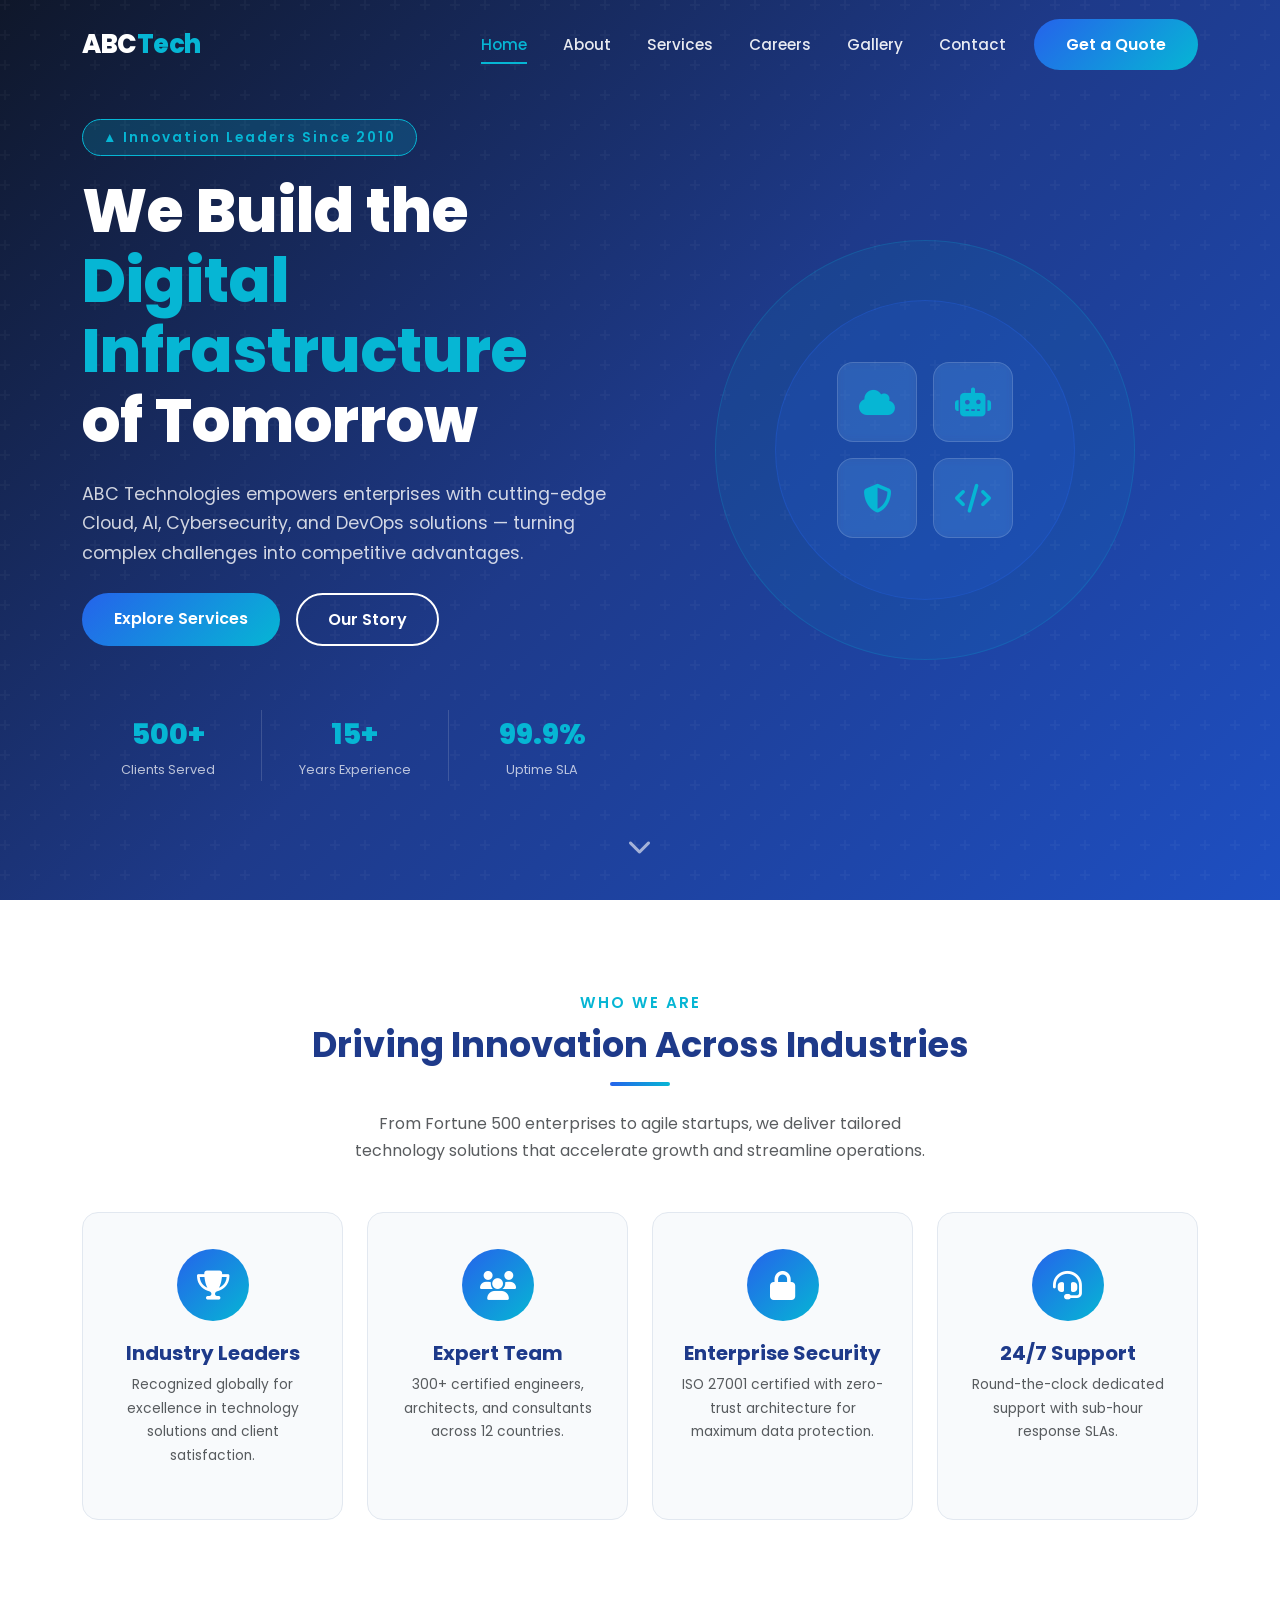
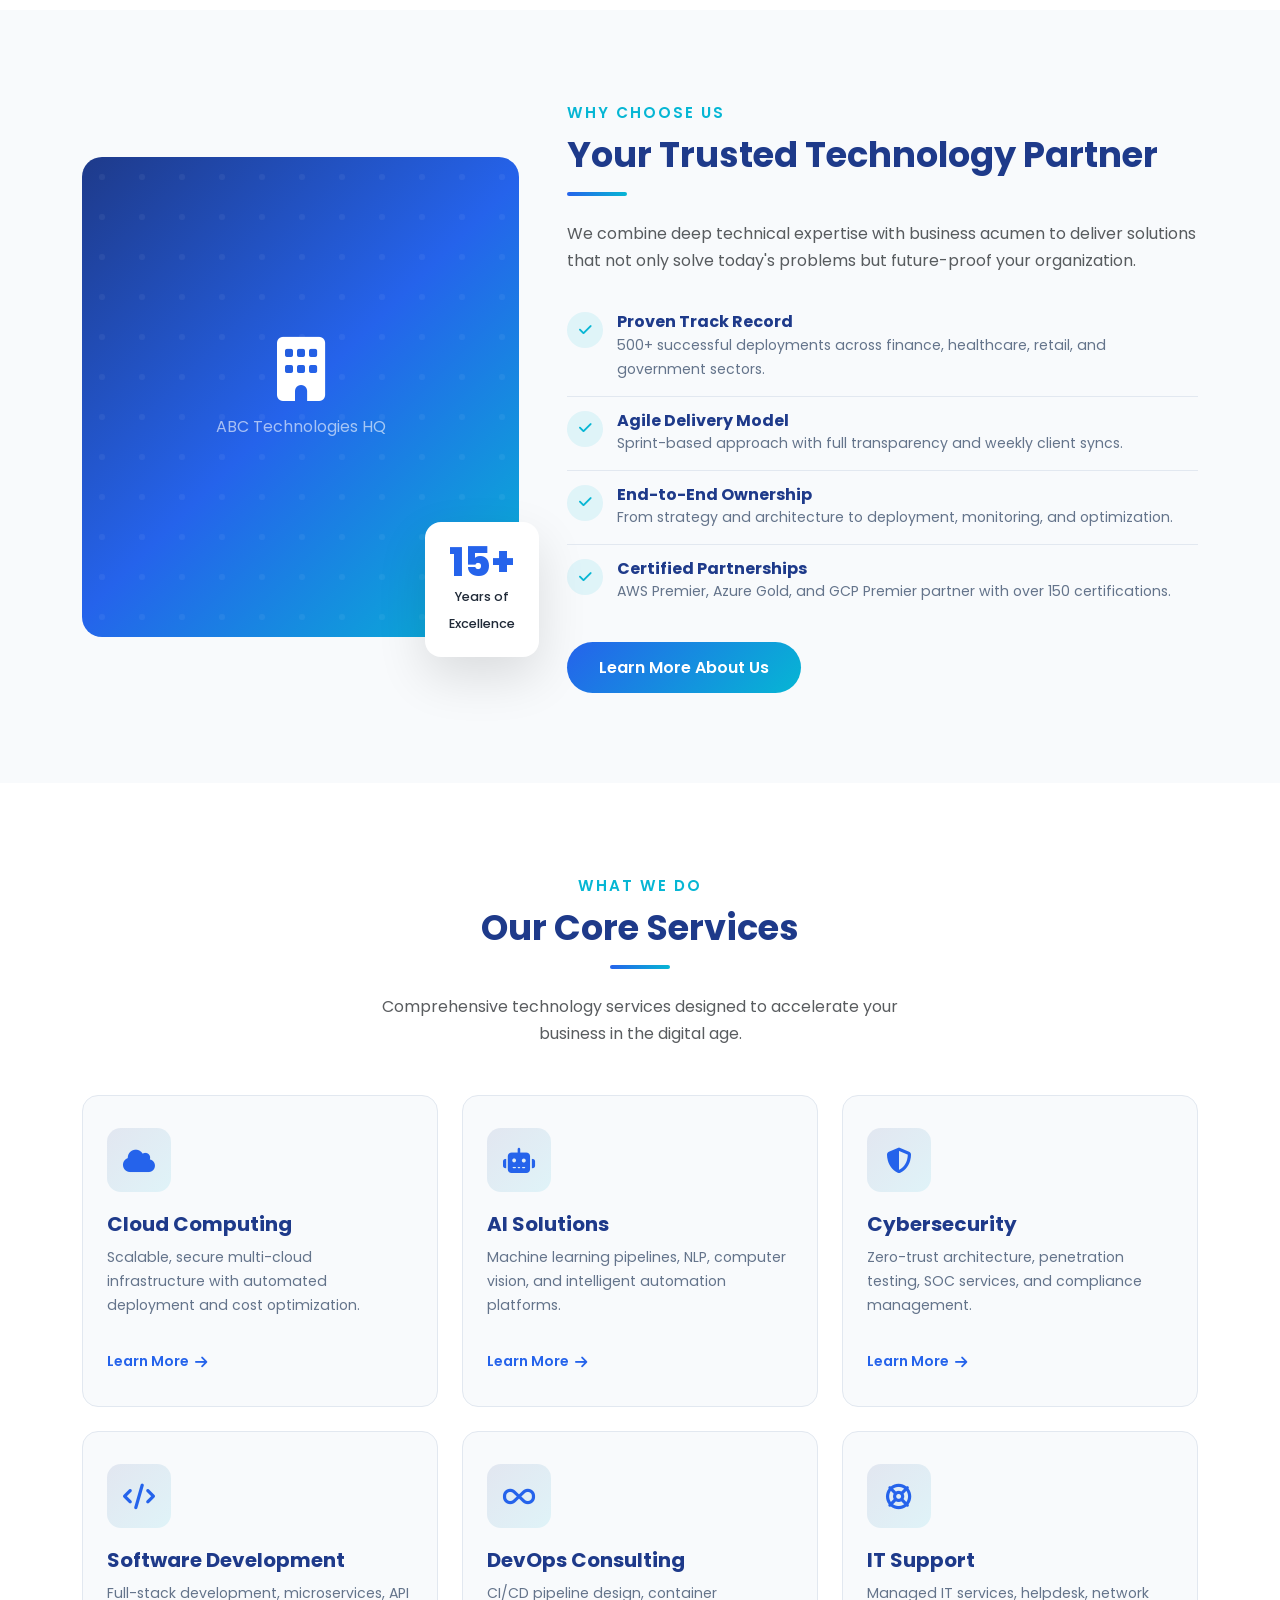
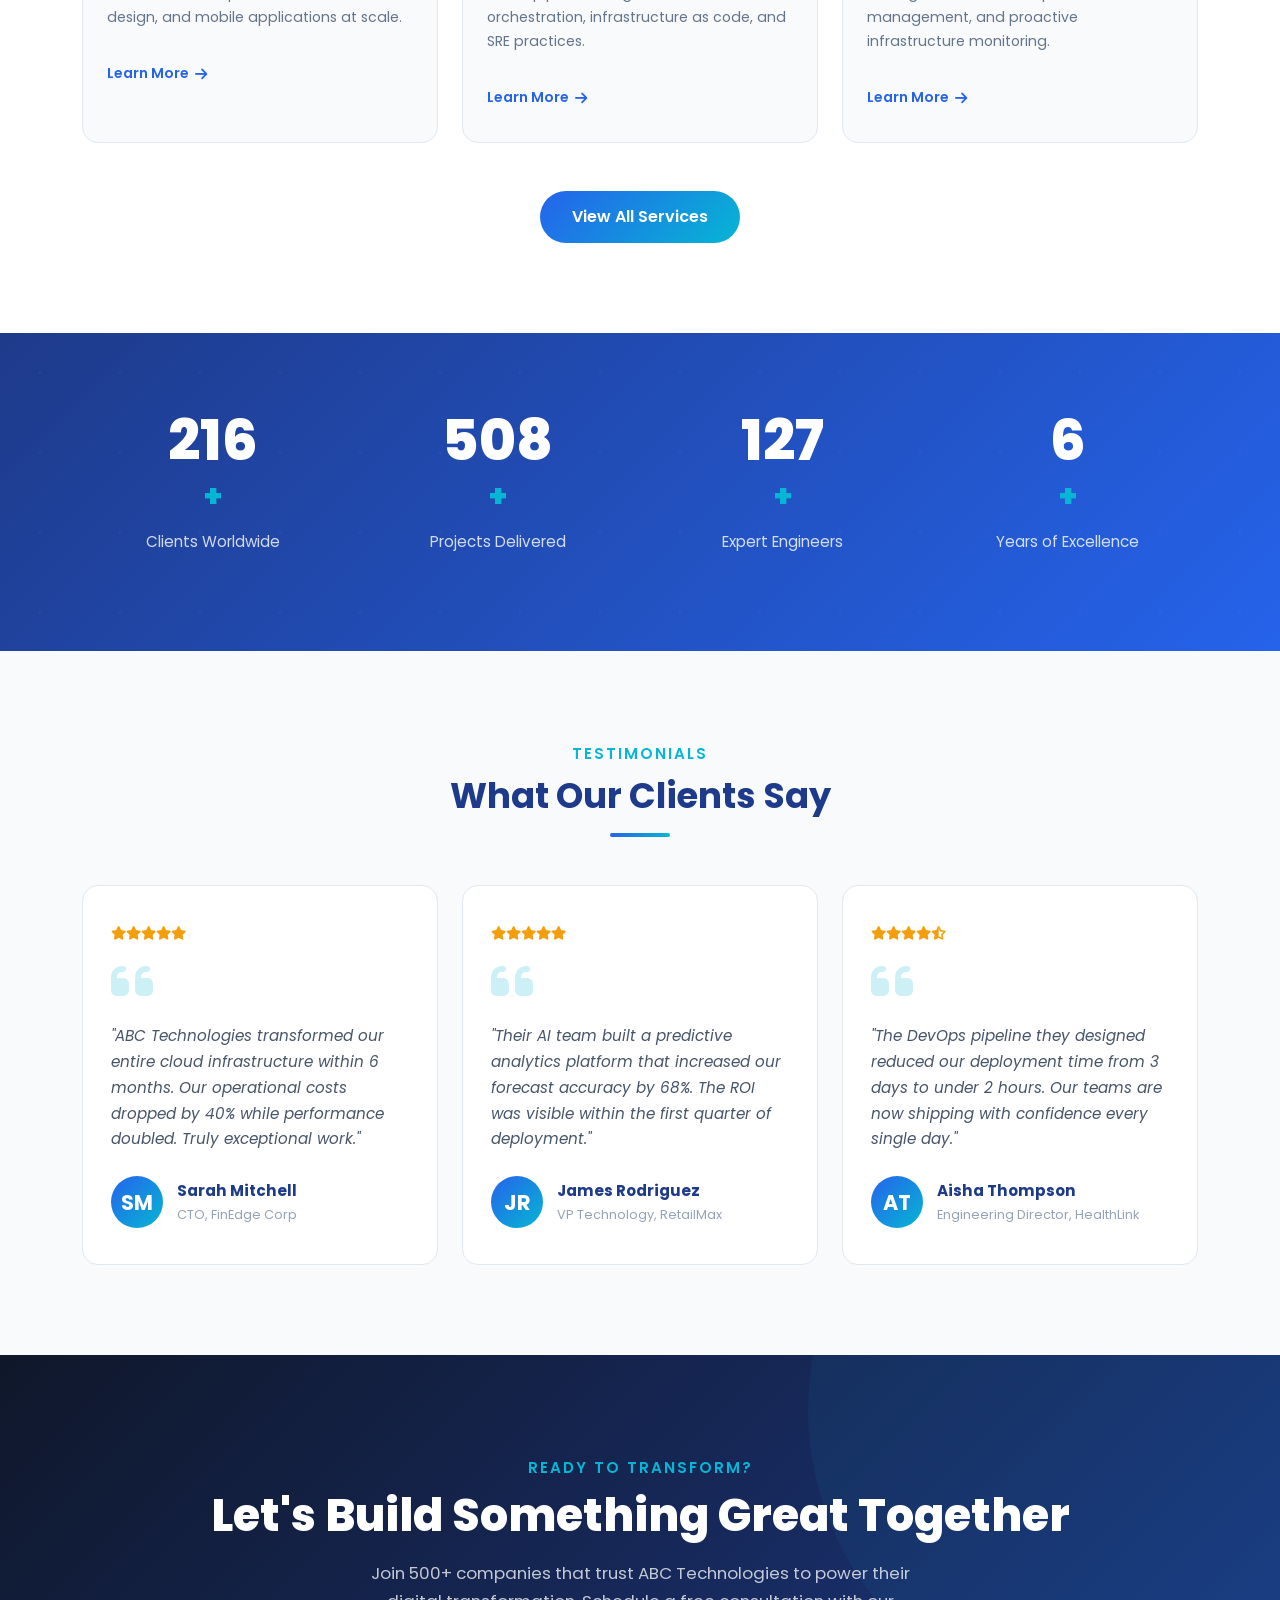
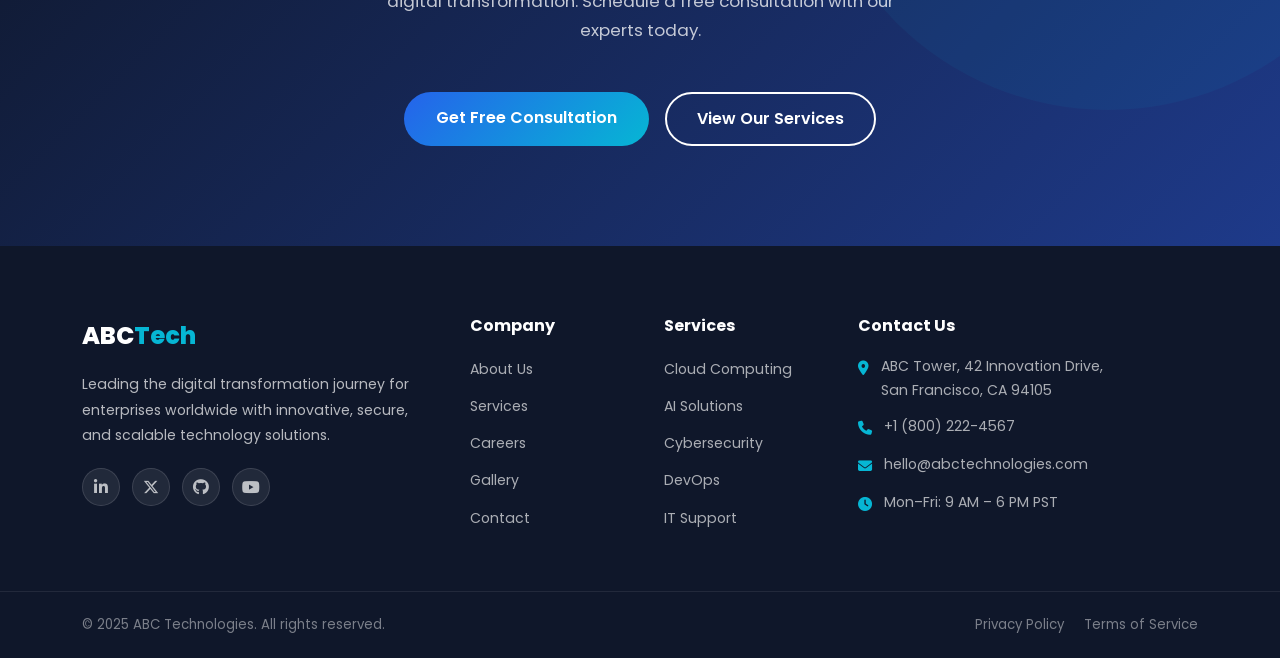
<file: website/index.html>
<!DOCTYPE html>
<html lang="en">
<head>
  <meta charset="UTF-8" />
  <meta name="viewport" content="width=device-width, initial-scale=1.0" />
  <meta name="description" content="ABC Technologies - Leading software company delivering Cloud Computing, AI Solutions, Cybersecurity, and DevOps Consulting services." />
  <meta name="keywords" content="ABC Technologies, cloud computing, AI, cybersecurity, software development, DevOps" />
  <title>ABC Technologies | Innovating the Digital Future</title>

  <!-- Bootstrap 5 -->
  <link rel="stylesheet" href="https://cdn.jsdelivr.net/npm/bootstrap@5.3.2/dist/css/bootstrap.min.css" />
  <!-- Font Awesome -->
  <link rel="stylesheet" href="https://cdnjs.cloudflare.com/ajax/libs/font-awesome/6.5.0/css/all.min.css" />
  <!-- Google Fonts: Poppins -->
  <link rel="stylesheet" href="https://fonts.googleapis.com/css2?family=Poppins:wght@300;400;500;600;700;800&display=swap" />
  <!-- Custom CSS -->
  <link rel="stylesheet" href="css/style.css" />
</head>
<body>

<!-- Preloader -->
<div id="preloader">
  <div class="loader-ring"></div>
</div>

<!-- ========== NAVBAR ========== -->
<nav class="navbar navbar-expand-lg navbar-custom">
  <div class="container">
    <a class="navbar-brand" href="index.html">ABC<span>Tech</span></a>
    <button class="navbar-toggler" type="button" data-bs-toggle="collapse" data-bs-target="#navMenu">
      <span class="navbar-toggler-icon"></span>
    </button>
    <div class="collapse navbar-collapse" id="navMenu">
      <ul class="navbar-nav ms-auto align-items-lg-center gap-lg-1">
        <li class="nav-item"><a class="nav-link active" href="index.html">Home</a></li>
        <li class="nav-item"><a class="nav-link" href="about.html">About</a></li>
        <li class="nav-item"><a class="nav-link" href="services.html">Services</a></li>
        <li class="nav-item"><a class="nav-link" href="careers.html">Careers</a></li>
        <li class="nav-item"><a class="nav-link" href="gallery.html">Gallery</a></li>
        <li class="nav-item"><a class="nav-link" href="contact.html">Contact</a></li>
        <li class="nav-item ms-lg-2">
          <a class="btn-primary-custom" href="contact.html">Get a Quote</a>
        </li>
      </ul>
    </div>
  </div>
</nav>

<!-- ========== HERO ========== -->
<section class="hero-section">
  <div class="container position-relative" style="z-index:1;">
    <div class="row align-items-center min-vh-100">
      <div class="col-lg-6">
        <div class="hero-tag fade-in">&#9650; Innovation Leaders Since 2010</div>
        <h1 class="fade-in delay-1">
          We Build the<br />
          <span>Digital Infrastructure</span><br />
          of Tomorrow
        </h1>
        <p class="my-4 fade-in delay-2">
          ABC Technologies empowers enterprises with cutting-edge Cloud, AI, Cybersecurity,
          and DevOps solutions — turning complex challenges into competitive advantages.
        </p>
        <div class="d-flex flex-wrap gap-3 fade-in delay-3">
          <a href="services.html" class="btn-primary-custom">Explore Services</a>
          <a href="about.html" class="btn-outline-custom">Our Story</a>
        </div>
        <div class="row mt-5 g-3 fade-in delay-4">
          <div class="col-4 text-center">
            <div style="color:#06B6D4;font-size:1.8rem;font-weight:800;">500+</div>
            <div style="color:rgba(255,255,255,0.7);font-size:0.8rem;">Clients Served</div>
          </div>
          <div class="col-4 text-center" style="border-left:1px solid rgba(255,255,255,0.15);border-right:1px solid rgba(255,255,255,0.15);">
            <div style="color:#06B6D4;font-size:1.8rem;font-weight:800;">15+</div>
            <div style="color:rgba(255,255,255,0.7);font-size:0.8rem;">Years Experience</div>
          </div>
          <div class="col-4 text-center">
            <div style="color:#06B6D4;font-size:1.8rem;font-weight:800;">99.9%</div>
            <div style="color:rgba(255,255,255,0.7);font-size:0.8rem;">Uptime SLA</div>
          </div>
        </div>
      </div>
      <div class="col-lg-6 fade-in delay-2">
        <div class="hero-graphic">
          <div class="hero-circle">
            <div class="hero-circle-inner">
              <div class="hero-icon-grid">
                <div class="hero-icon-box"><i class="fas fa-cloud"></i></div>
                <div class="hero-icon-box"><i class="fas fa-robot"></i></div>
                <div class="hero-icon-box"><i class="fas fa-shield-halved"></i></div>
                <div class="hero-icon-box"><i class="fas fa-code"></i></div>
              </div>
            </div>
          </div>
        </div>
      </div>
    </div>
  </div>
  <div class="hero-scroll-btn"><i class="fas fa-chevron-down"></i></div>
</section>

<!-- ========== INTRO ========== -->
<section class="intro-section section-padding" id="intro">
  <div class="container">
    <div class="text-center mb-5 reveal">
      <div class="section-subtitle">Who We Are</div>
      <h2 class="section-title">Driving Innovation Across Industries</h2>
      <div class="divider divider-center"></div>
      <p class="text-muted mx-auto" style="max-width:580px;">
        From Fortune 500 enterprises to agile startups, we deliver tailored technology
        solutions that accelerate growth and streamline operations.
      </p>
    </div>
    <div class="row g-4">
      <div class="col-md-6 col-lg-3 reveal delay-1">
        <div class="intro-card">
          <div class="icon-wrap"><i class="fas fa-trophy"></i></div>
          <h5>Industry Leaders</h5>
          <p class="text-muted" style="font-size:.86rem;">Recognized globally for excellence in technology solutions and client satisfaction.</p>
        </div>
      </div>
      <div class="col-md-6 col-lg-3 reveal delay-2">
        <div class="intro-card">
          <div class="icon-wrap"><i class="fas fa-users"></i></div>
          <h5>Expert Team</h5>
          <p class="text-muted" style="font-size:.86rem;">300+ certified engineers, architects, and consultants across 12 countries.</p>
        </div>
      </div>
      <div class="col-md-6 col-lg-3 reveal delay-3">
        <div class="intro-card">
          <div class="icon-wrap"><i class="fas fa-lock"></i></div>
          <h5>Enterprise Security</h5>
          <p class="text-muted" style="font-size:.86rem;">ISO 27001 certified with zero-trust architecture for maximum data protection.</p>
        </div>
      </div>
      <div class="col-md-6 col-lg-3 reveal delay-4">
        <div class="intro-card">
          <div class="icon-wrap"><i class="fas fa-headset"></i></div>
          <h5>24/7 Support</h5>
          <p class="text-muted" style="font-size:.86rem;">Round-the-clock dedicated support with sub-hour response SLAs.</p>
        </div>
      </div>
    </div>
  </div>
</section>

<!-- ========== WHY CHOOSE US ========== -->
<section class="why-section section-padding">
  <div class="container">
    <div class="row align-items-center g-5">
      <div class="col-lg-5 reveal">
        <div class="why-img-wrap">
          <div class="why-img-placeholder">
            <i class="fas fa-building"></i>
            <p style="font-size:1rem;color:rgba(255,255,255,0.6);margin-top:12px;">ABC Technologies HQ</p>
          </div>
          <div class="why-badge">
            <div class="num">15+</div>
            <span>Years of<br />Excellence</span>
          </div>
        </div>
      </div>
      <div class="col-lg-7 reveal delay-2">
        <div class="section-subtitle">Why Choose Us</div>
        <h2 class="section-title">Your Trusted Technology Partner</h2>
        <div class="divider"></div>
        <p class="text-muted mb-4">
          We combine deep technical expertise with business acumen to deliver solutions
          that not only solve today's problems but future-proof your organization.
        </p>
        <ul class="why-list">
          <li>
            <div class="check-icon"><i class="fas fa-check"></i></div>
            <div>
              <h6>Proven Track Record</h6>
              <p>500+ successful deployments across finance, healthcare, retail, and government sectors.</p>
            </div>
          </li>
          <li>
            <div class="check-icon"><i class="fas fa-check"></i></div>
            <div>
              <h6>Agile Delivery Model</h6>
              <p>Sprint-based approach with full transparency and weekly client syncs.</p>
            </div>
          </li>
          <li>
            <div class="check-icon"><i class="fas fa-check"></i></div>
            <div>
              <h6>End-to-End Ownership</h6>
              <p>From strategy and architecture to deployment, monitoring, and optimization.</p>
            </div>
          </li>
          <li>
            <div class="check-icon"><i class="fas fa-check"></i></div>
            <div>
              <h6>Certified Partnerships</h6>
              <p>AWS Premier, Azure Gold, and GCP Premier partner with over 150 certifications.</p>
            </div>
          </li>
        </ul>
        <a href="about.html" class="btn-primary-custom mt-4">Learn More About Us</a>
      </div>
    </div>
  </div>
</section>

<!-- ========== SERVICES PREVIEW ========== -->
<section class="services-preview section-padding">
  <div class="container">
    <div class="text-center mb-5 reveal">
      <div class="section-subtitle">What We Do</div>
      <h2 class="section-title">Our Core Services</h2>
      <div class="divider divider-center"></div>
      <p class="text-muted mx-auto" style="max-width:560px;">
        Comprehensive technology services designed to accelerate your business in the digital age.
      </p>
    </div>
    <div class="row g-4">
      <div class="col-md-6 col-lg-4 reveal delay-1">
        <div class="service-card">
          <div class="s-icon"><i class="fas fa-cloud"></i></div>
          <h5>Cloud Computing</h5>
          <p>Scalable, secure multi-cloud infrastructure with automated deployment and cost optimization.</p>
          <a href="services.html" class="learn-more">Learn More <i class="fas fa-arrow-right"></i></a>
        </div>
      </div>
      <div class="col-md-6 col-lg-4 reveal delay-2">
        <div class="service-card">
          <div class="s-icon"><i class="fas fa-robot"></i></div>
          <h5>AI Solutions</h5>
          <p>Machine learning pipelines, NLP, computer vision, and intelligent automation platforms.</p>
          <a href="services.html" class="learn-more">Learn More <i class="fas fa-arrow-right"></i></a>
        </div>
      </div>
      <div class="col-md-6 col-lg-4 reveal delay-3">
        <div class="service-card">
          <div class="s-icon"><i class="fas fa-shield-halved"></i></div>
          <h5>Cybersecurity</h5>
          <p>Zero-trust architecture, penetration testing, SOC services, and compliance management.</p>
          <a href="services.html" class="learn-more">Learn More <i class="fas fa-arrow-right"></i></a>
        </div>
      </div>
      <div class="col-md-6 col-lg-4 reveal delay-1">
        <div class="service-card">
          <div class="s-icon"><i class="fas fa-code"></i></div>
          <h5>Software Development</h5>
          <p>Full-stack development, microservices, API design, and mobile applications at scale.</p>
          <a href="services.html" class="learn-more">Learn More <i class="fas fa-arrow-right"></i></a>
        </div>
      </div>
      <div class="col-md-6 col-lg-4 reveal delay-2">
        <div class="service-card">
          <div class="s-icon"><i class="fas fa-infinity"></i></div>
          <h5>DevOps Consulting</h5>
          <p>CI/CD pipeline design, container orchestration, infrastructure as code, and SRE practices.</p>
          <a href="services.html" class="learn-more">Learn More <i class="fas fa-arrow-right"></i></a>
        </div>
      </div>
      <div class="col-md-6 col-lg-4 reveal delay-3">
        <div class="service-card">
          <div class="s-icon"><i class="fas fa-life-ring"></i></div>
          <h5>IT Support</h5>
          <p>Managed IT services, helpdesk, network management, and proactive infrastructure monitoring.</p>
          <a href="services.html" class="learn-more">Learn More <i class="fas fa-arrow-right"></i></a>
        </div>
      </div>
    </div>
    <div class="text-center mt-5 reveal">
      <a href="services.html" class="btn-primary-custom">View All Services</a>
    </div>
  </div>
</section>

<!-- ========== STATS ========== -->
<section class="stats-section">
  <div class="container">
    <div class="row g-4 align-items-center">
      <div class="col-6 col-lg-3 reveal">
        <div class="stat-box">
          <div class="counter" data-target="500">0</div><span class="counter-suffix" style="color:#06B6D4;font-size:2rem;font-weight:800;">+</span>
          <p>Clients Worldwide</p>
        </div>
      </div>
      <div class="col-6 col-lg-3 reveal delay-1">
        <div class="stat-box">
          <div class="counter" data-target="1200">0</div><span class="counter-suffix" style="color:#06B6D4;font-size:2rem;font-weight:800;">+</span>
          <p>Projects Delivered</p>
        </div>
      </div>
      <div class="col-6 col-lg-3 reveal delay-2">
        <div class="stat-box">
          <div class="counter" data-target="300">0</div><span class="counter-suffix" style="color:#06B6D4;font-size:2rem;font-weight:800;">+</span>
          <p>Expert Engineers</p>
        </div>
      </div>
      <div class="col-6 col-lg-3 reveal delay-3">
        <div class="stat-box">
          <div class="counter" data-target="15">0</div><span class="counter-suffix" style="color:#06B6D4;font-size:2rem;font-weight:800;">+</span>
          <p>Years of Excellence</p>
        </div>
      </div>
    </div>
  </div>
</section>

<!-- ========== TESTIMONIALS ========== -->
<section class="testimonials-section section-padding">
  <div class="container">
    <div class="text-center mb-5 reveal">
      <div class="section-subtitle">Testimonials</div>
      <h2 class="section-title">What Our Clients Say</h2>
      <div class="divider divider-center"></div>
    </div>
    <div class="row g-4">
      <div class="col-md-6 col-lg-4 reveal delay-1">
        <div class="testimonial-card">
          <div class="stars"><i class="fas fa-star"></i><i class="fas fa-star"></i><i class="fas fa-star"></i><i class="fas fa-star"></i><i class="fas fa-star"></i></div>
          <div class="quote-icon"><i class="fas fa-quote-left"></i></div>
          <p>"ABC Technologies transformed our entire cloud infrastructure within 6 months. Our operational costs dropped by 40% while performance doubled. Truly exceptional work."</p>
          <div class="author">
            <div class="author-avatar">SM</div>
            <div>
              <div class="author-name">Sarah Mitchell</div>
              <div class="author-role">CTO, FinEdge Corp</div>
            </div>
          </div>
        </div>
      </div>
      <div class="col-md-6 col-lg-4 reveal delay-2">
        <div class="testimonial-card">
          <div class="stars"><i class="fas fa-star"></i><i class="fas fa-star"></i><i class="fas fa-star"></i><i class="fas fa-star"></i><i class="fas fa-star"></i></div>
          <div class="quote-icon"><i class="fas fa-quote-left"></i></div>
          <p>"Their AI team built a predictive analytics platform that increased our forecast accuracy by 68%. The ROI was visible within the first quarter of deployment."</p>
          <div class="author">
            <div class="author-avatar">JR</div>
            <div>
              <div class="author-name">James Rodriguez</div>
              <div class="author-role">VP Technology, RetailMax</div>
            </div>
          </div>
        </div>
      </div>
      <div class="col-md-6 col-lg-4 reveal delay-3">
        <div class="testimonial-card">
          <div class="stars"><i class="fas fa-star"></i><i class="fas fa-star"></i><i class="fas fa-star"></i><i class="fas fa-star"></i><i class="fas fa-star-half-alt"></i></div>
          <div class="quote-icon"><i class="fas fa-quote-left"></i></div>
          <p>"The DevOps pipeline they designed reduced our deployment time from 3 days to under 2 hours. Our teams are now shipping with confidence every single day."</p>
          <div class="author">
            <div class="author-avatar">AT</div>
            <div>
              <div class="author-name">Aisha Thompson</div>
              <div class="author-role">Engineering Director, HealthLink</div>
            </div>
          </div>
        </div>
      </div>
    </div>
  </div>
</section>

<!-- ========== CTA ========== -->
<section class="cta-section">
  <div class="container text-center position-relative" style="z-index:1;">
    <div class="reveal">
      <div class="section-subtitle" style="color:#06B6D4;">Ready to Transform?</div>
      <h2 class="mb-3">Let's Build Something Great Together</h2>
      <p class="mx-auto mb-5" style="max-width:560px;">
        Join 500+ companies that trust ABC Technologies to power their digital transformation.
        Schedule a free consultation with our experts today.
      </p>
      <div class="d-flex flex-wrap gap-3 justify-content-center">
        <a href="contact.html" class="btn-primary-custom">Get Free Consultation</a>
        <a href="services.html" class="btn-outline-custom">View Our Services</a>
      </div>
    </div>
  </div>
</section>

<!-- ========== FOOTER ========== -->
<footer class="footer">
  <div class="container">
    <div class="row g-5">
      <div class="col-lg-4 col-md-6">
        <a class="footer-brand" href="index.html">ABC<span>Tech</span></a>
        <p class="mt-3">Leading the digital transformation journey for enterprises worldwide with innovative, secure, and scalable technology solutions.</p>
        <div class="social-links">
          <a href="#" aria-label="LinkedIn"><i class="fab fa-linkedin-in"></i></a>
          <a href="#" aria-label="Twitter"><i class="fab fa-x-twitter"></i></a>
          <a href="#" aria-label="GitHub"><i class="fab fa-github"></i></a>
          <a href="#" aria-label="YouTube"><i class="fab fa-youtube"></i></a>
        </div>
      </div>
      <div class="col-lg-2 col-md-6 col-6">
        <h6>Company</h6>
        <ul class="footer-links">
          <li><a href="about.html">About Us</a></li>
          <li><a href="services.html">Services</a></li>
          <li><a href="careers.html">Careers</a></li>
          <li><a href="gallery.html">Gallery</a></li>
          <li><a href="contact.html">Contact</a></li>
        </ul>
      </div>
      <div class="col-lg-2 col-md-6 col-6">
        <h6>Services</h6>
        <ul class="footer-links">
          <li><a href="services.html">Cloud Computing</a></li>
          <li><a href="services.html">AI Solutions</a></li>
          <li><a href="services.html">Cybersecurity</a></li>
          <li><a href="services.html">DevOps</a></li>
          <li><a href="services.html">IT Support</a></li>
        </ul>
      </div>
      <div class="col-lg-4 col-md-6">
        <h6>Contact Us</h6>
        <ul class="footer-contact">
          <li><span class="icon"><i class="fas fa-location-dot"></i></span><span>ABC Tower, 42 Innovation Drive,<br />San Francisco, CA 94105</span></li>
          <li><span class="icon"><i class="fas fa-phone"></i></span><span>+1 (800) 222-4567</span></li>
          <li><span class="icon"><i class="fas fa-envelope"></i></span><span>hello@abctechnologies.com</span></li>
          <li><span class="icon"><i class="fas fa-clock"></i></span><span>Mon–Fri: 9 AM – 6 PM PST</span></li>
        </ul>
      </div>
    </div>
  </div>
  <div class="footer-bottom">
    <div class="container d-flex flex-wrap justify-content-between align-items-center gap-2">
      <span>&copy; 2025 ABC Technologies. All rights reserved.</span>
      <span>
        <a href="#" style="color:inherit;margin-right:16px;">Privacy Policy</a>
        <a href="#" style="color:inherit;">Terms of Service</a>
      </span>
    </div>
  </div>
</footer>

<!-- Back to Top -->
<button id="backToTop" aria-label="Back to top"><i class="fas fa-arrow-up"></i></button>

<!-- Bootstrap JS -->
<script src="https://cdn.jsdelivr.net/npm/bootstrap@5.3.2/dist/js/bootstrap.bundle.min.js"></script>
<script src="js/script.js"></script>
</body>
</html>
</file>
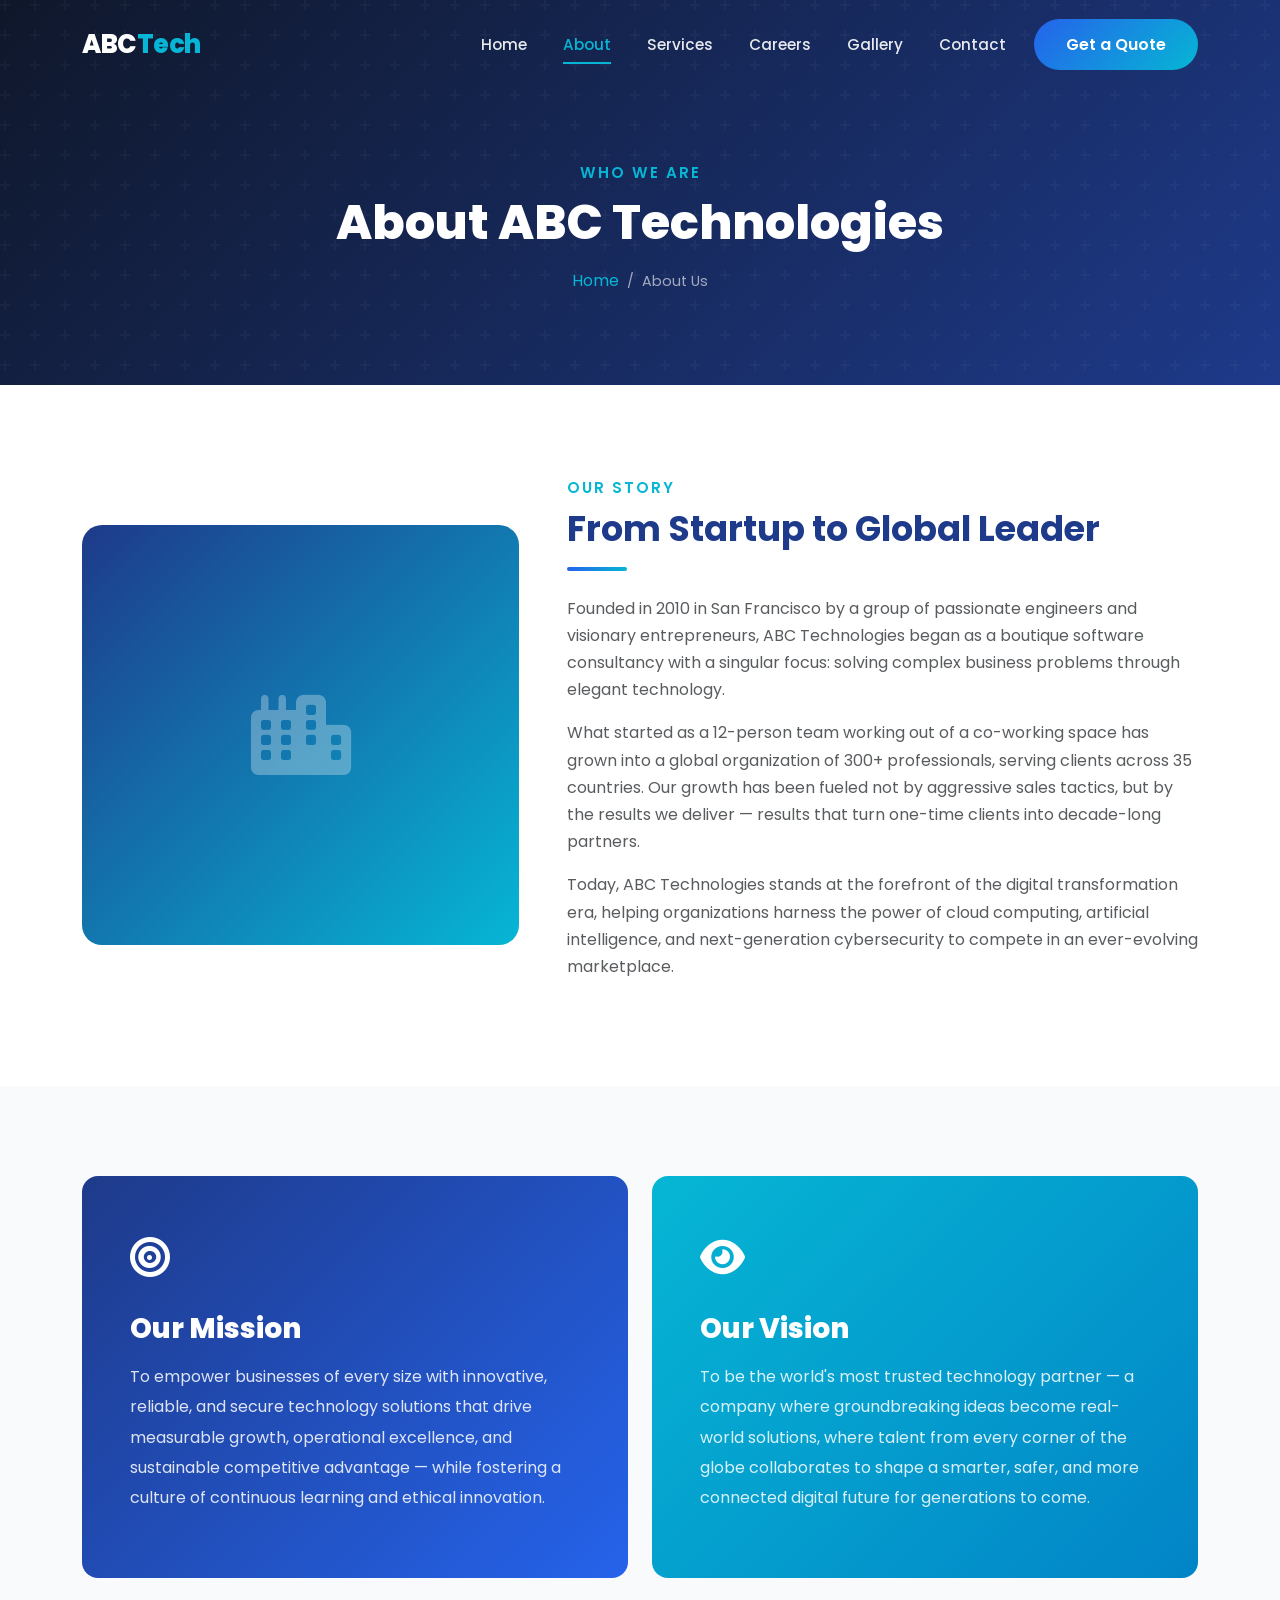
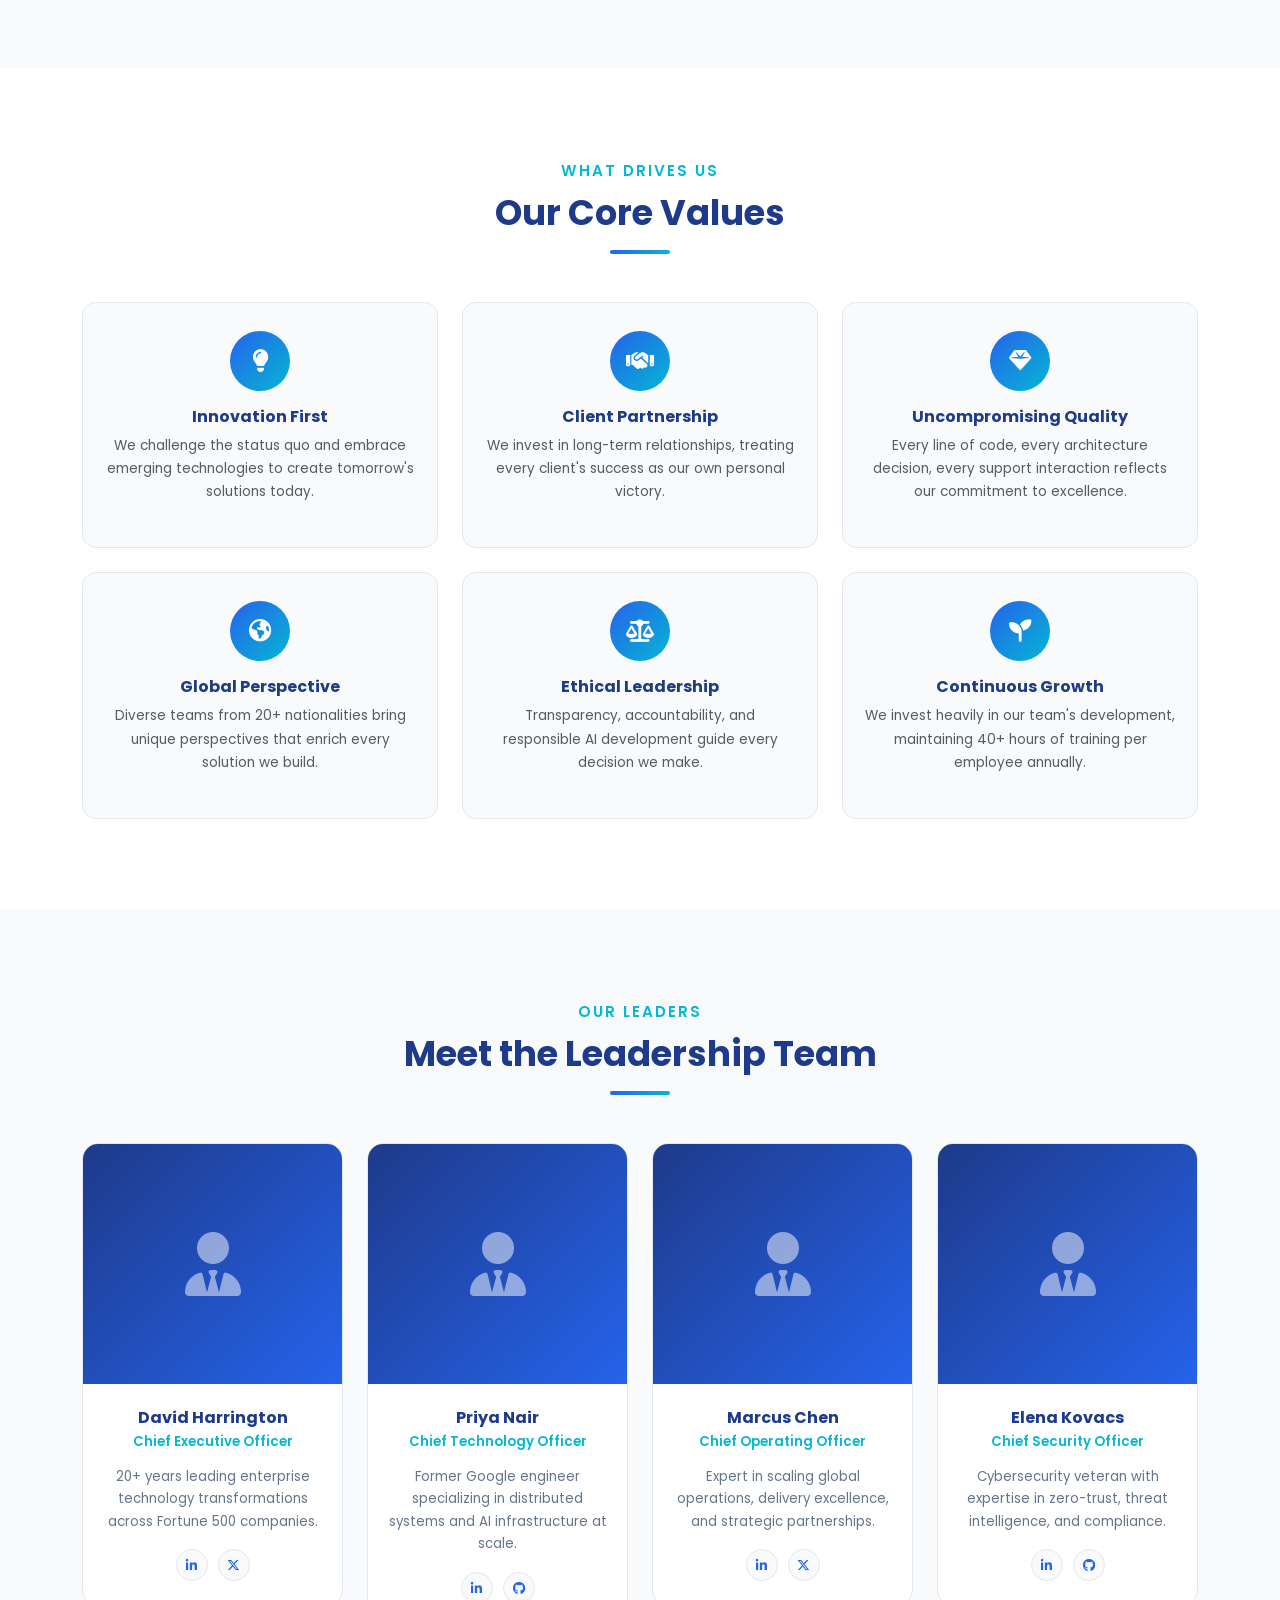
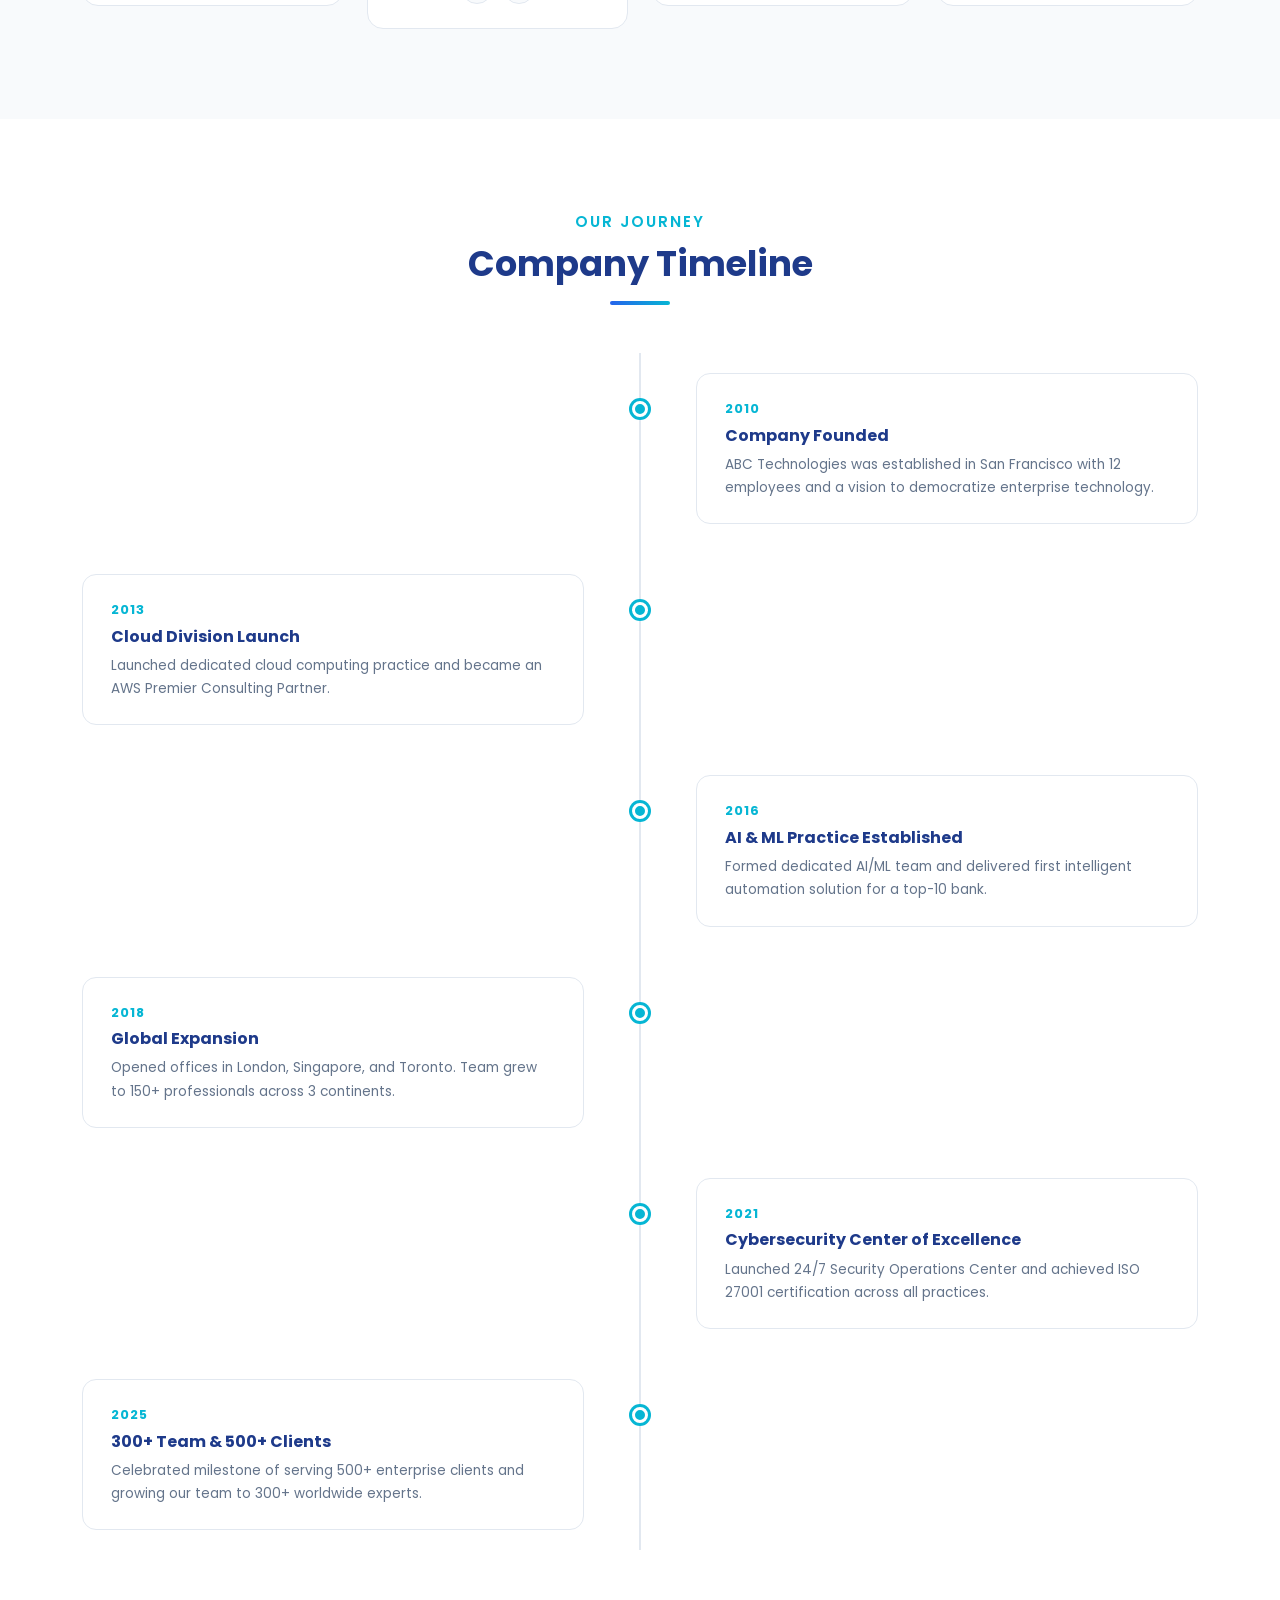
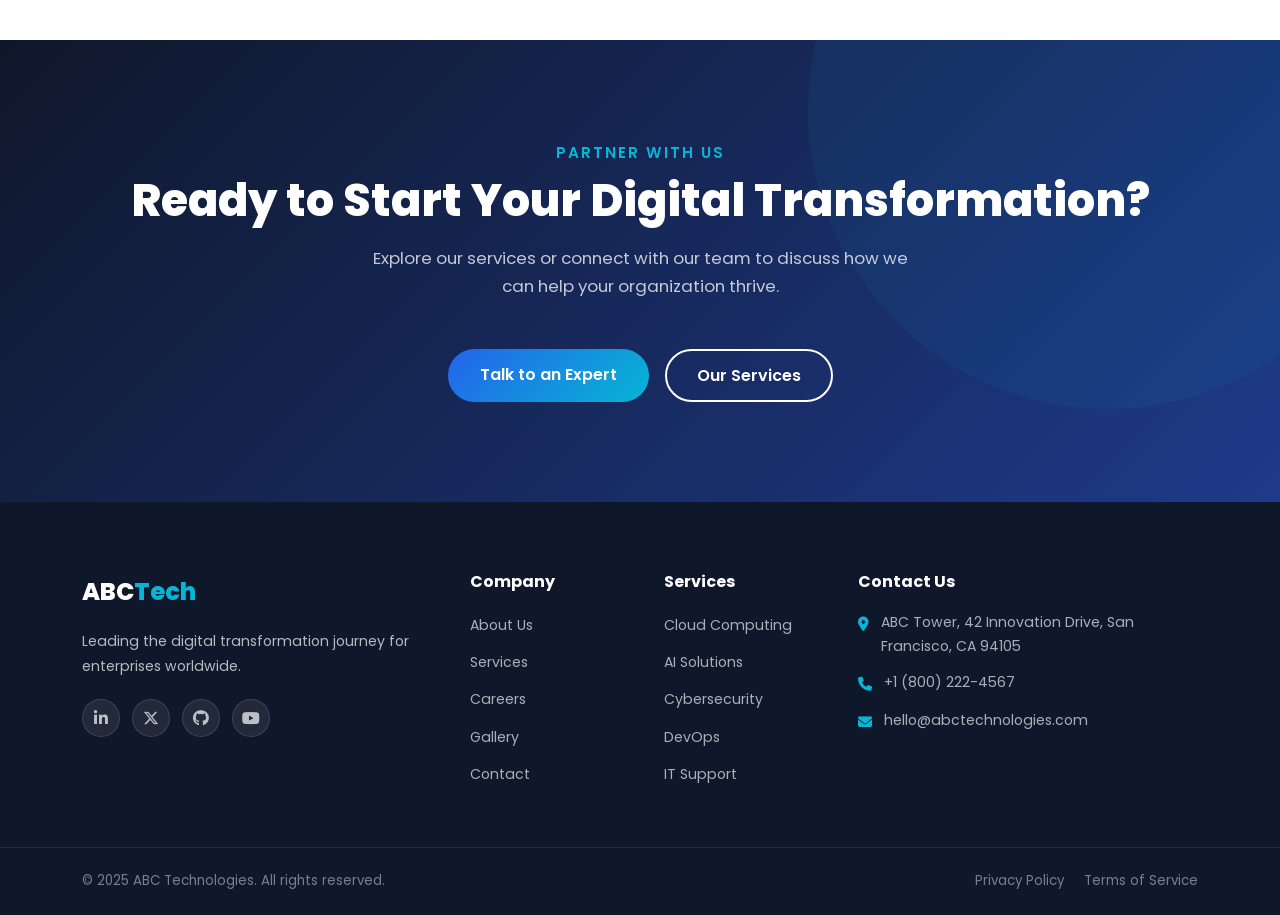
<file: website/about.html>
<!DOCTYPE html>
<html lang="en">
<head>
  <meta charset="UTF-8" />
  <meta name="viewport" content="width=device-width, initial-scale=1.0" />
  <meta name="description" content="Learn about ABC Technologies — our story, mission, vision, core values, leadership team, and company timeline." />
  <title>About Us | ABC Technologies</title>
  <link rel="stylesheet" href="https://cdn.jsdelivr.net/npm/bootstrap@5.3.2/dist/css/bootstrap.min.css" />
  <link rel="stylesheet" href="https://cdnjs.cloudflare.com/ajax/libs/font-awesome/6.5.0/css/all.min.css" />
  <link rel="stylesheet" href="https://fonts.googleapis.com/css2?family=Poppins:wght@300;400;500;600;700;800&display=swap" />
  <link rel="stylesheet" href="css/style.css" />
</head>
<body>

<!-- Preloader -->
<div id="preloader"><div class="loader-ring"></div></div>

<!-- NAVBAR -->
<nav class="navbar navbar-expand-lg navbar-custom scrolled">
  <div class="container">
    <a class="navbar-brand" href="index.html">ABC<span>Tech</span></a>
    <button class="navbar-toggler" type="button" data-bs-toggle="collapse" data-bs-target="#navMenu">
      <span class="navbar-toggler-icon"></span>
    </button>
    <div class="collapse navbar-collapse" id="navMenu">
      <ul class="navbar-nav ms-auto align-items-lg-center gap-lg-1">
        <li class="nav-item"><a class="nav-link" href="index.html">Home</a></li>
        <li class="nav-item"><a class="nav-link active" href="about.html">About</a></li>
        <li class="nav-item"><a class="nav-link" href="services.html">Services</a></li>
        <li class="nav-item"><a class="nav-link" href="careers.html">Careers</a></li>
        <li class="nav-item"><a class="nav-link" href="gallery.html">Gallery</a></li>
        <li class="nav-item"><a class="nav-link" href="contact.html">Contact</a></li>
        <li class="nav-item ms-lg-2"><a class="btn-primary-custom" href="contact.html">Get a Quote</a></li>
      </ul>
    </div>
  </div>
</nav>

<!-- PAGE HERO -->
<section class="page-hero">
  <div class="container position-relative" style="z-index:1;">
    <div class="section-subtitle" style="color:#06B6D4;">Who We Are</div>
    <h1>About ABC Technologies</h1>
    <div class="mt-3 breadcrumb-custom">
      <a href="index.html">Home</a>
      <span> &nbsp;/&nbsp; About Us</span>
    </div>
  </div>
</section>

<!-- COMPANY STORY -->
<section class="story-section section-padding">
  <div class="container">
    <div class="row align-items-center g-5">
      <div class="col-lg-5 reveal">
        <div class="story-img"><i class="fas fa-city"></i></div>
      </div>
      <div class="col-lg-7 reveal delay-2">
        <div class="section-subtitle">Our Story</div>
        <h2 class="section-title">From Startup to Global Leader</h2>
        <div class="divider"></div>
        <p class="text-muted mb-3">
          Founded in 2010 in San Francisco by a group of passionate engineers and visionary entrepreneurs,
          ABC Technologies began as a boutique software consultancy with a singular focus: solving complex
          business problems through elegant technology.
        </p>
        <p class="text-muted mb-3">
          What started as a 12-person team working out of a co-working space has grown into a global
          organization of 300+ professionals, serving clients across 35 countries. Our growth has been
          fueled not by aggressive sales tactics, but by the results we deliver — results that turn
          one-time clients into decade-long partners.
        </p>
        <p class="text-muted">
          Today, ABC Technologies stands at the forefront of the digital transformation era, helping
          organizations harness the power of cloud computing, artificial intelligence, and next-generation
          cybersecurity to compete in an ever-evolving marketplace.
        </p>
      </div>
    </div>
  </div>
</section>

<!-- MISSION & VISION -->
<section class="section-padding" style="background:var(--bg);">
  <div class="container">
    <div class="row g-4">
      <div class="col-md-6 reveal">
        <div class="p-5 rounded-4 h-100" style="background:linear-gradient(135deg,var(--primary),var(--secondary));color:#fff;">
          <div style="font-size:2.5rem;margin-bottom:20px;"><i class="fas fa-bullseye"></i></div>
          <h3 style="font-weight:800;margin-bottom:16px;">Our Mission</h3>
          <p style="color:rgba(255,255,255,0.85);line-height:1.9;">
            To empower businesses of every size with innovative, reliable, and secure technology solutions
            that drive measurable growth, operational excellence, and sustainable competitive advantage —
            while fostering a culture of continuous learning and ethical innovation.
          </p>
        </div>
      </div>
      <div class="col-md-6 reveal delay-2">
        <div class="p-5 rounded-4 h-100" style="background:linear-gradient(135deg,var(--accent),#0284c7);color:#fff;">
          <div style="font-size:2.5rem;margin-bottom:20px;"><i class="fas fa-eye"></i></div>
          <h3 style="font-weight:800;margin-bottom:16px;">Our Vision</h3>
          <p style="color:rgba(255,255,255,0.85);line-height:1.9;">
            To be the world's most trusted technology partner — a company where groundbreaking ideas
            become real-world solutions, where talent from every corner of the globe collaborates to
            shape a smarter, safer, and more connected digital future for generations to come.
          </p>
        </div>
      </div>
    </div>
  </div>
</section>

<!-- CORE VALUES -->
<section class="section-padding" style="background:var(--white);">
  <div class="container">
    <div class="text-center mb-5 reveal">
      <div class="section-subtitle">What Drives Us</div>
      <h2 class="section-title">Our Core Values</h2>
      <div class="divider divider-center"></div>
    </div>
    <div class="row g-4">
      <div class="col-sm-6 col-lg-4 reveal delay-1">
        <div class="value-card">
          <div class="v-icon"><i class="fas fa-lightbulb"></i></div>
          <h6>Innovation First</h6>
          <p class="text-muted" style="font-size:.85rem;">We challenge the status quo and embrace emerging technologies to create tomorrow's solutions today.</p>
        </div>
      </div>
      <div class="col-sm-6 col-lg-4 reveal delay-2">
        <div class="value-card">
          <div class="v-icon"><i class="fas fa-handshake"></i></div>
          <h6>Client Partnership</h6>
          <p class="text-muted" style="font-size:.85rem;">We invest in long-term relationships, treating every client's success as our own personal victory.</p>
        </div>
      </div>
      <div class="col-sm-6 col-lg-4 reveal delay-3">
        <div class="value-card">
          <div class="v-icon"><i class="fas fa-gem"></i></div>
          <h6>Uncompromising Quality</h6>
          <p class="text-muted" style="font-size:.85rem;">Every line of code, every architecture decision, every support interaction reflects our commitment to excellence.</p>
        </div>
      </div>
      <div class="col-sm-6 col-lg-4 reveal delay-1">
        <div class="value-card">
          <div class="v-icon"><i class="fas fa-earth-americas"></i></div>
          <h6>Global Perspective</h6>
          <p class="text-muted" style="font-size:.85rem;">Diverse teams from 20+ nationalities bring unique perspectives that enrich every solution we build.</p>
        </div>
      </div>
      <div class="col-sm-6 col-lg-4 reveal delay-2">
        <div class="value-card">
          <div class="v-icon"><i class="fas fa-balance-scale"></i></div>
          <h6>Ethical Leadership</h6>
          <p class="text-muted" style="font-size:.85rem;">Transparency, accountability, and responsible AI development guide every decision we make.</p>
        </div>
      </div>
      <div class="col-sm-6 col-lg-4 reveal delay-3">
        <div class="value-card">
          <div class="v-icon"><i class="fas fa-seedling"></i></div>
          <h6>Continuous Growth</h6>
          <p class="text-muted" style="font-size:.85rem;">We invest heavily in our team's development, maintaining 40+ hours of training per employee annually.</p>
        </div>
      </div>
    </div>
  </div>
</section>

<!-- LEADERSHIP TEAM -->
<section class="section-padding" style="background:var(--bg);">
  <div class="container">
    <div class="text-center mb-5 reveal">
      <div class="section-subtitle">Our Leaders</div>
      <h2 class="section-title">Meet the Leadership Team</h2>
      <div class="divider divider-center"></div>
    </div>
    <div class="row g-4">
      <div class="col-md-6 col-lg-3 reveal delay-1">
        <div class="team-card">
          <div class="team-img"><i class="fas fa-user-tie"></i></div>
          <div class="team-body">
            <h6>David Harrington</h6>
            <div class="role">Chief Executive Officer</div>
            <p>20+ years leading enterprise technology transformations across Fortune 500 companies.</p>
            <div class="team-socials">
              <a href="#"><i class="fab fa-linkedin-in"></i></a>
              <a href="#"><i class="fab fa-x-twitter"></i></a>
            </div>
          </div>
        </div>
      </div>
      <div class="col-md-6 col-lg-3 reveal delay-2">
        <div class="team-card">
          <div class="team-img"><i class="fas fa-user-tie"></i></div>
          <div class="team-body">
            <h6>Priya Nair</h6>
            <div class="role">Chief Technology Officer</div>
            <p>Former Google engineer specializing in distributed systems and AI infrastructure at scale.</p>
            <div class="team-socials">
              <a href="#"><i class="fab fa-linkedin-in"></i></a>
              <a href="#"><i class="fab fa-github"></i></a>
            </div>
          </div>
        </div>
      </div>
      <div class="col-md-6 col-lg-3 reveal delay-3">
        <div class="team-card">
          <div class="team-img"><i class="fas fa-user-tie"></i></div>
          <div class="team-body">
            <h6>Marcus Chen</h6>
            <div class="role">Chief Operating Officer</div>
            <p>Expert in scaling global operations, delivery excellence, and strategic partnerships.</p>
            <div class="team-socials">
              <a href="#"><i class="fab fa-linkedin-in"></i></a>
              <a href="#"><i class="fab fa-x-twitter"></i></a>
            </div>
          </div>
        </div>
      </div>
      <div class="col-md-6 col-lg-3 reveal delay-4">
        <div class="team-card">
          <div class="team-img"><i class="fas fa-user-tie"></i></div>
          <div class="team-body">
            <h6>Elena Kovacs</h6>
            <div class="role">Chief Security Officer</div>
            <p>Cybersecurity veteran with expertise in zero-trust, threat intelligence, and compliance.</p>
            <div class="team-socials">
              <a href="#"><i class="fab fa-linkedin-in"></i></a>
              <a href="#"><i class="fab fa-github"></i></a>
            </div>
          </div>
        </div>
      </div>
    </div>
  </div>
</section>

<!-- TIMELINE -->
<section class="section-padding" style="background:var(--white);">
  <div class="container">
    <div class="text-center mb-5 reveal">
      <div class="section-subtitle">Our Journey</div>
      <h2 class="section-title">Company Timeline</h2>
      <div class="divider divider-center"></div>
    </div>
    <div class="timeline">
      <div class="timeline-item">
        <div class="timeline-dot"></div>
        <div class="timeline-content reveal">
          <div class="timeline-year">2010</div>
          <h6>Company Founded</h6>
          <p>ABC Technologies was established in San Francisco with 12 employees and a vision to democratize enterprise technology.</p>
        </div>
      </div>
      <div class="timeline-item">
        <div class="timeline-dot"></div>
        <div class="timeline-content reveal">
          <div class="timeline-year">2013</div>
          <h6>Cloud Division Launch</h6>
          <p>Launched dedicated cloud computing practice and became an AWS Premier Consulting Partner.</p>
        </div>
      </div>
      <div class="timeline-item">
        <div class="timeline-dot"></div>
        <div class="timeline-content reveal">
          <div class="timeline-year">2016</div>
          <h6>AI & ML Practice Established</h6>
          <p>Formed dedicated AI/ML team and delivered first intelligent automation solution for a top-10 bank.</p>
        </div>
      </div>
      <div class="timeline-item">
        <div class="timeline-dot"></div>
        <div class="timeline-content reveal">
          <div class="timeline-year">2018</div>
          <h6>Global Expansion</h6>
          <p>Opened offices in London, Singapore, and Toronto. Team grew to 150+ professionals across 3 continents.</p>
        </div>
      </div>
      <div class="timeline-item">
        <div class="timeline-dot"></div>
        <div class="timeline-content reveal">
          <div class="timeline-year">2021</div>
          <h6>Cybersecurity Center of Excellence</h6>
          <p>Launched 24/7 Security Operations Center and achieved ISO 27001 certification across all practices.</p>
        </div>
      </div>
      <div class="timeline-item">
        <div class="timeline-dot"></div>
        <div class="timeline-content reveal">
          <div class="timeline-year">2025</div>
          <h6>300+ Team & 500+ Clients</h6>
          <p>Celebrated milestone of serving 500+ enterprise clients and growing our team to 300+ worldwide experts.</p>
        </div>
      </div>
    </div>
  </div>
</section>

<!-- CTA -->
<section class="cta-section">
  <div class="container text-center position-relative" style="z-index:1;">
    <div class="reveal">
      <div class="section-subtitle" style="color:#06B6D4;">Partner With Us</div>
      <h2 class="mb-3">Ready to Start Your Digital Transformation?</h2>
      <p class="mx-auto mb-5" style="max-width:540px;color:rgba(255,255,255,0.75);">
        Explore our services or connect with our team to discuss how we can help your organization thrive.
      </p>
      <div class="d-flex flex-wrap gap-3 justify-content-center">
        <a href="contact.html" class="btn-primary-custom">Talk to an Expert</a>
        <a href="services.html" class="btn-outline-custom">Our Services</a>
      </div>
    </div>
  </div>
</section>

<!-- FOOTER -->
<footer class="footer">
  <div class="container">
    <div class="row g-5">
      <div class="col-lg-4 col-md-6">
        <a class="footer-brand" href="index.html">ABC<span>Tech</span></a>
        <p class="mt-3">Leading the digital transformation journey for enterprises worldwide.</p>
        <div class="social-links">
          <a href="#" aria-label="LinkedIn"><i class="fab fa-linkedin-in"></i></a>
          <a href="#" aria-label="Twitter"><i class="fab fa-x-twitter"></i></a>
          <a href="#" aria-label="GitHub"><i class="fab fa-github"></i></a>
          <a href="#" aria-label="YouTube"><i class="fab fa-youtube"></i></a>
        </div>
      </div>
      <div class="col-lg-2 col-md-6 col-6">
        <h6>Company</h6>
        <ul class="footer-links">
          <li><a href="about.html">About Us</a></li>
          <li><a href="services.html">Services</a></li>
          <li><a href="careers.html">Careers</a></li>
          <li><a href="gallery.html">Gallery</a></li>
          <li><a href="contact.html">Contact</a></li>
        </ul>
      </div>
      <div class="col-lg-2 col-md-6 col-6">
        <h6>Services</h6>
        <ul class="footer-links">
          <li><a href="services.html">Cloud Computing</a></li>
          <li><a href="services.html">AI Solutions</a></li>
          <li><a href="services.html">Cybersecurity</a></li>
          <li><a href="services.html">DevOps</a></li>
          <li><a href="services.html">IT Support</a></li>
        </ul>
      </div>
      <div class="col-lg-4 col-md-6">
        <h6>Contact Us</h6>
        <ul class="footer-contact">
          <li><span class="icon"><i class="fas fa-location-dot"></i></span><span>ABC Tower, 42 Innovation Drive, San Francisco, CA 94105</span></li>
          <li><span class="icon"><i class="fas fa-phone"></i></span><span>+1 (800) 222-4567</span></li>
          <li><span class="icon"><i class="fas fa-envelope"></i></span><span>hello@abctechnologies.com</span></li>
        </ul>
      </div>
    </div>
  </div>
  <div class="footer-bottom">
    <div class="container d-flex flex-wrap justify-content-between align-items-center gap-2">
      <span>&copy; 2025 ABC Technologies. All rights reserved.</span>
      <span>
        <a href="#" style="color:inherit;margin-right:16px;">Privacy Policy</a>
        <a href="#" style="color:inherit;">Terms of Service</a>
      </span>
    </div>
  </div>
</footer>

<button id="backToTop" aria-label="Back to top"><i class="fas fa-arrow-up"></i></button>
<script src="https://cdn.jsdelivr.net/npm/bootstrap@5.3.2/dist/js/bootstrap.bundle.min.js"></script>
<script src="js/script.js"></script>
</body>
</html>
</file>
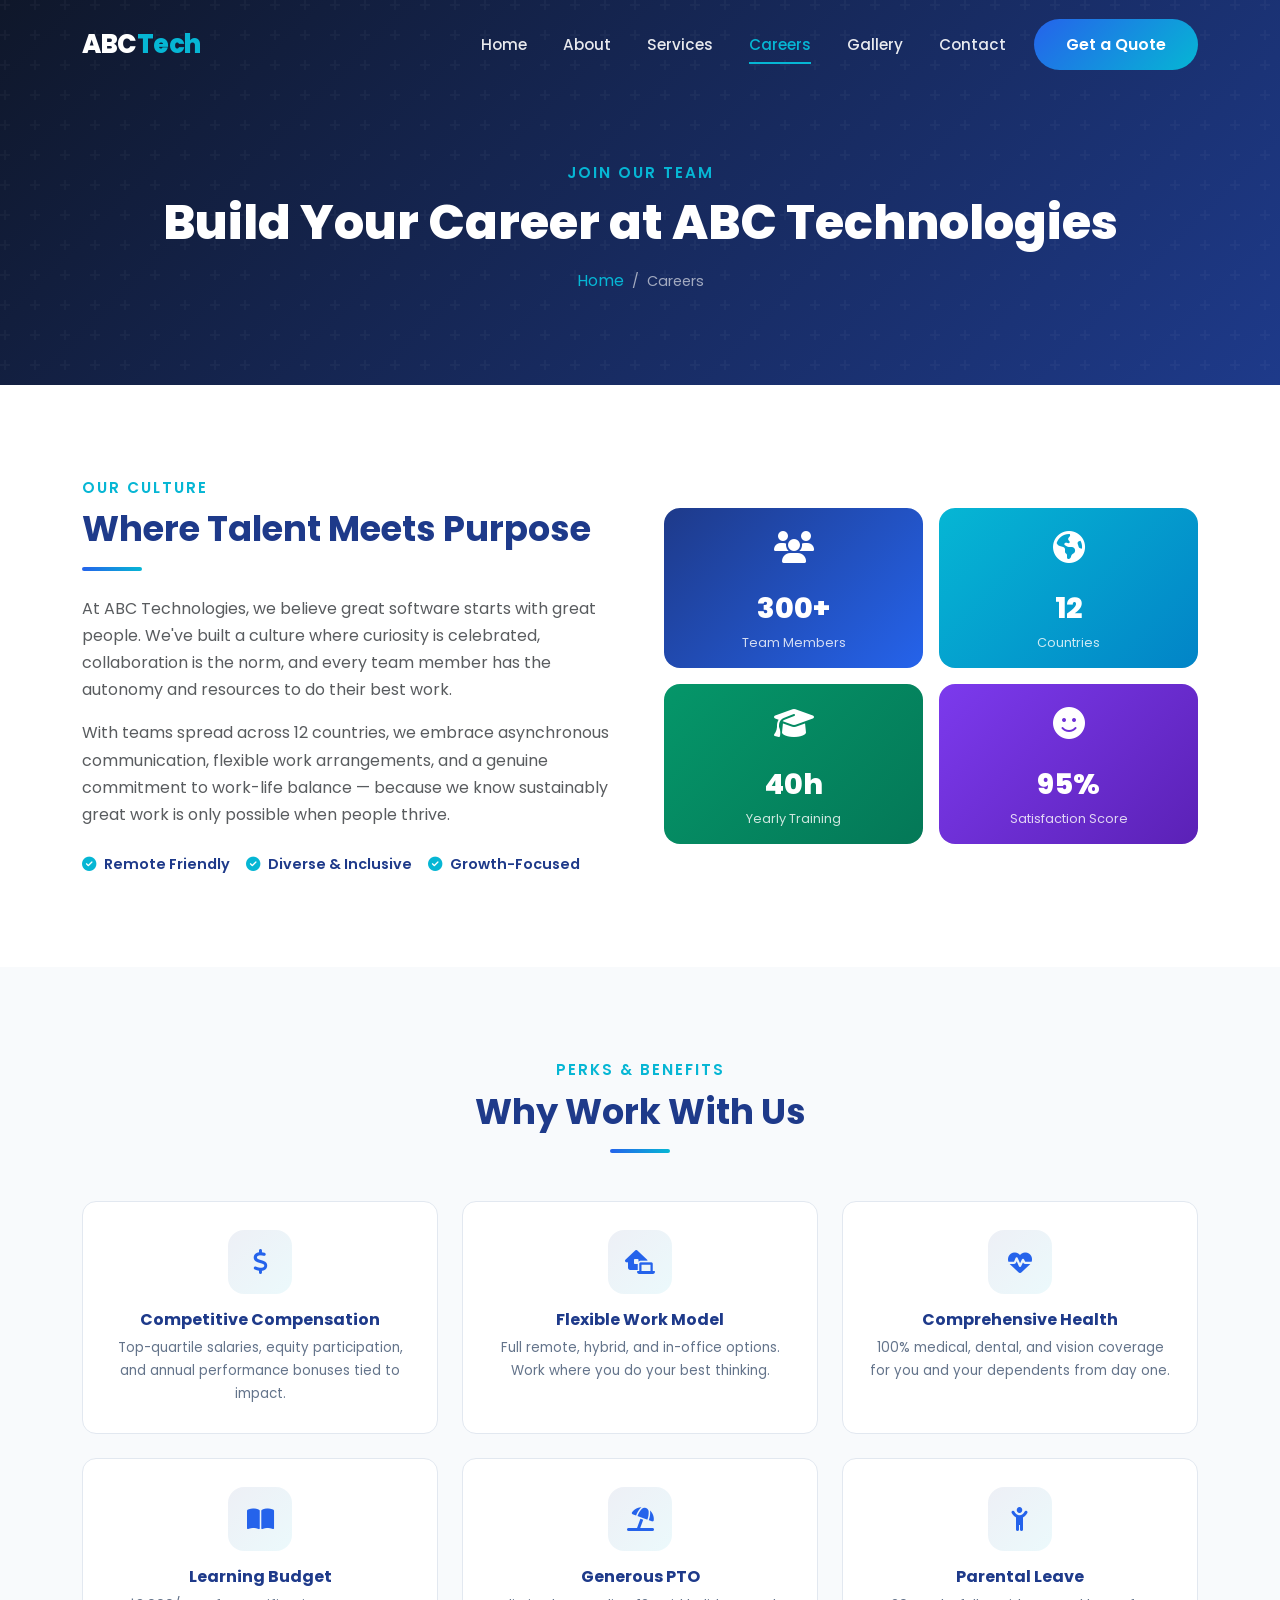
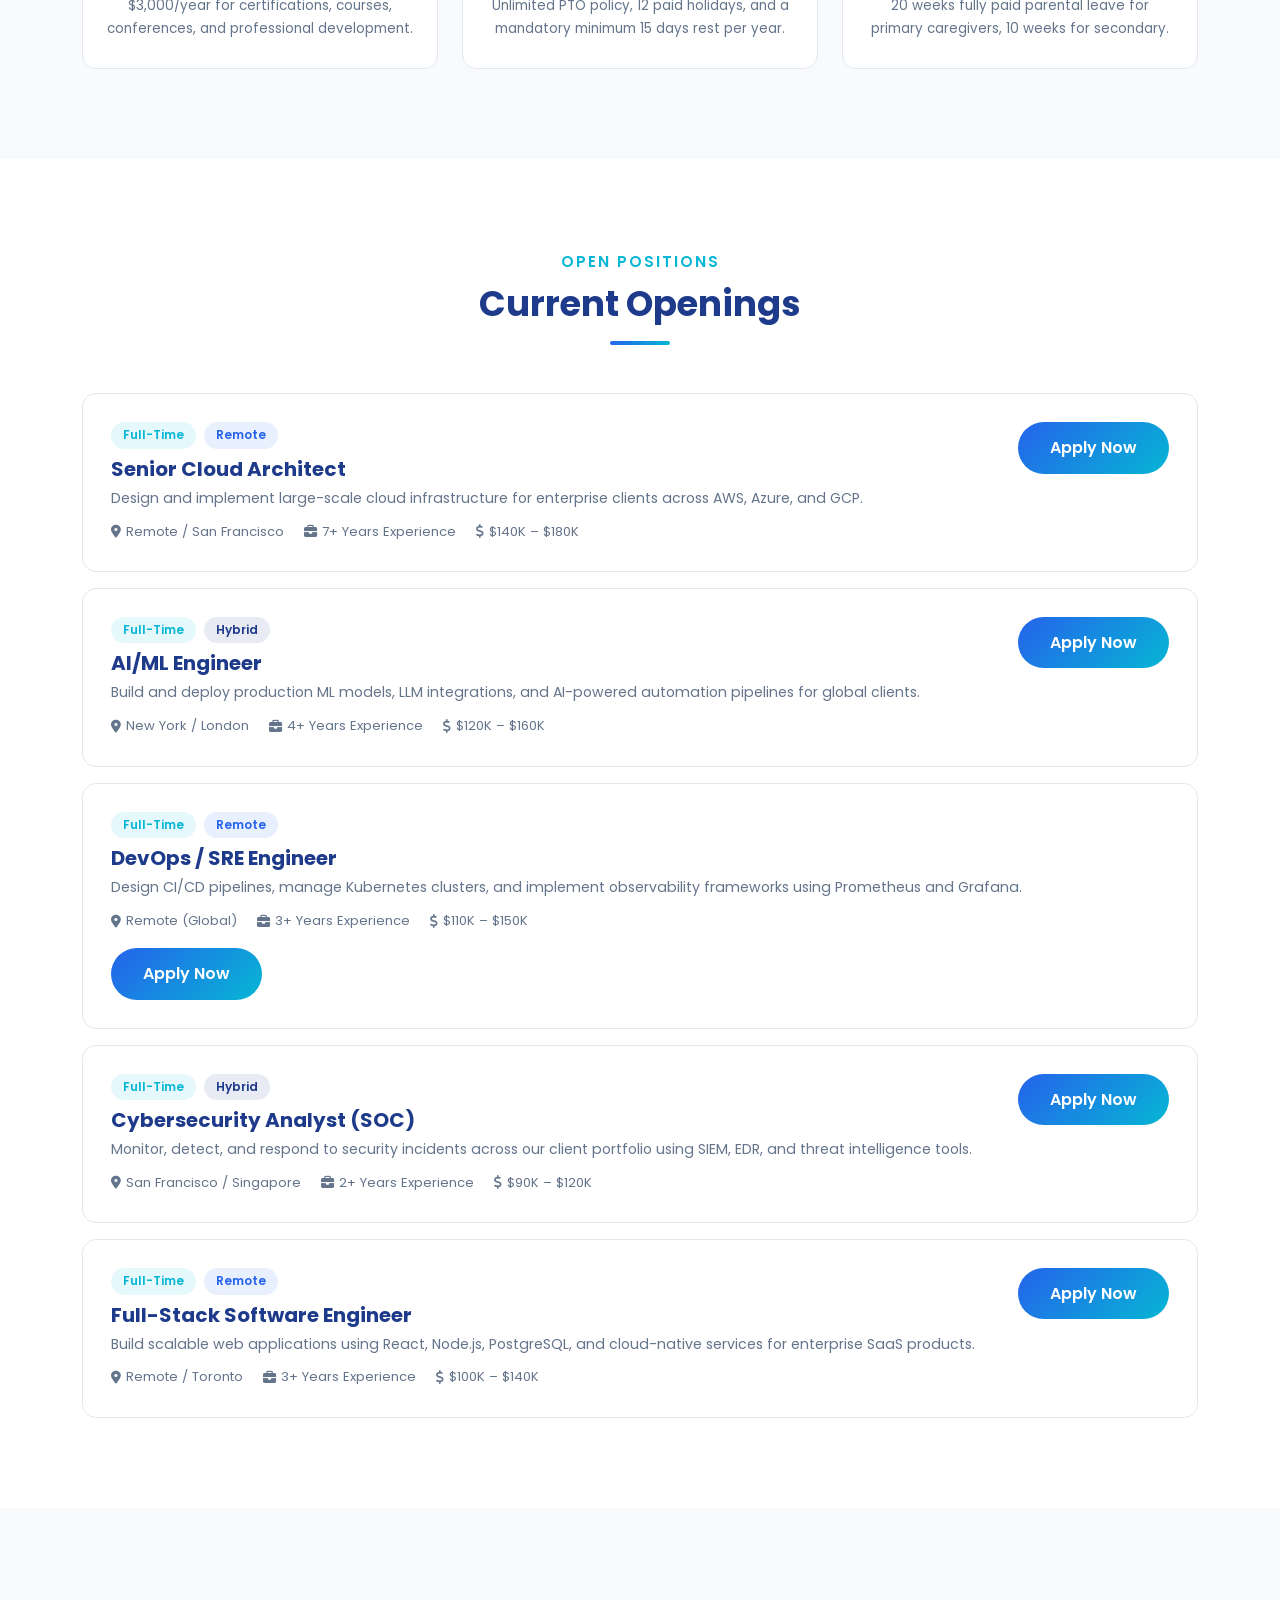
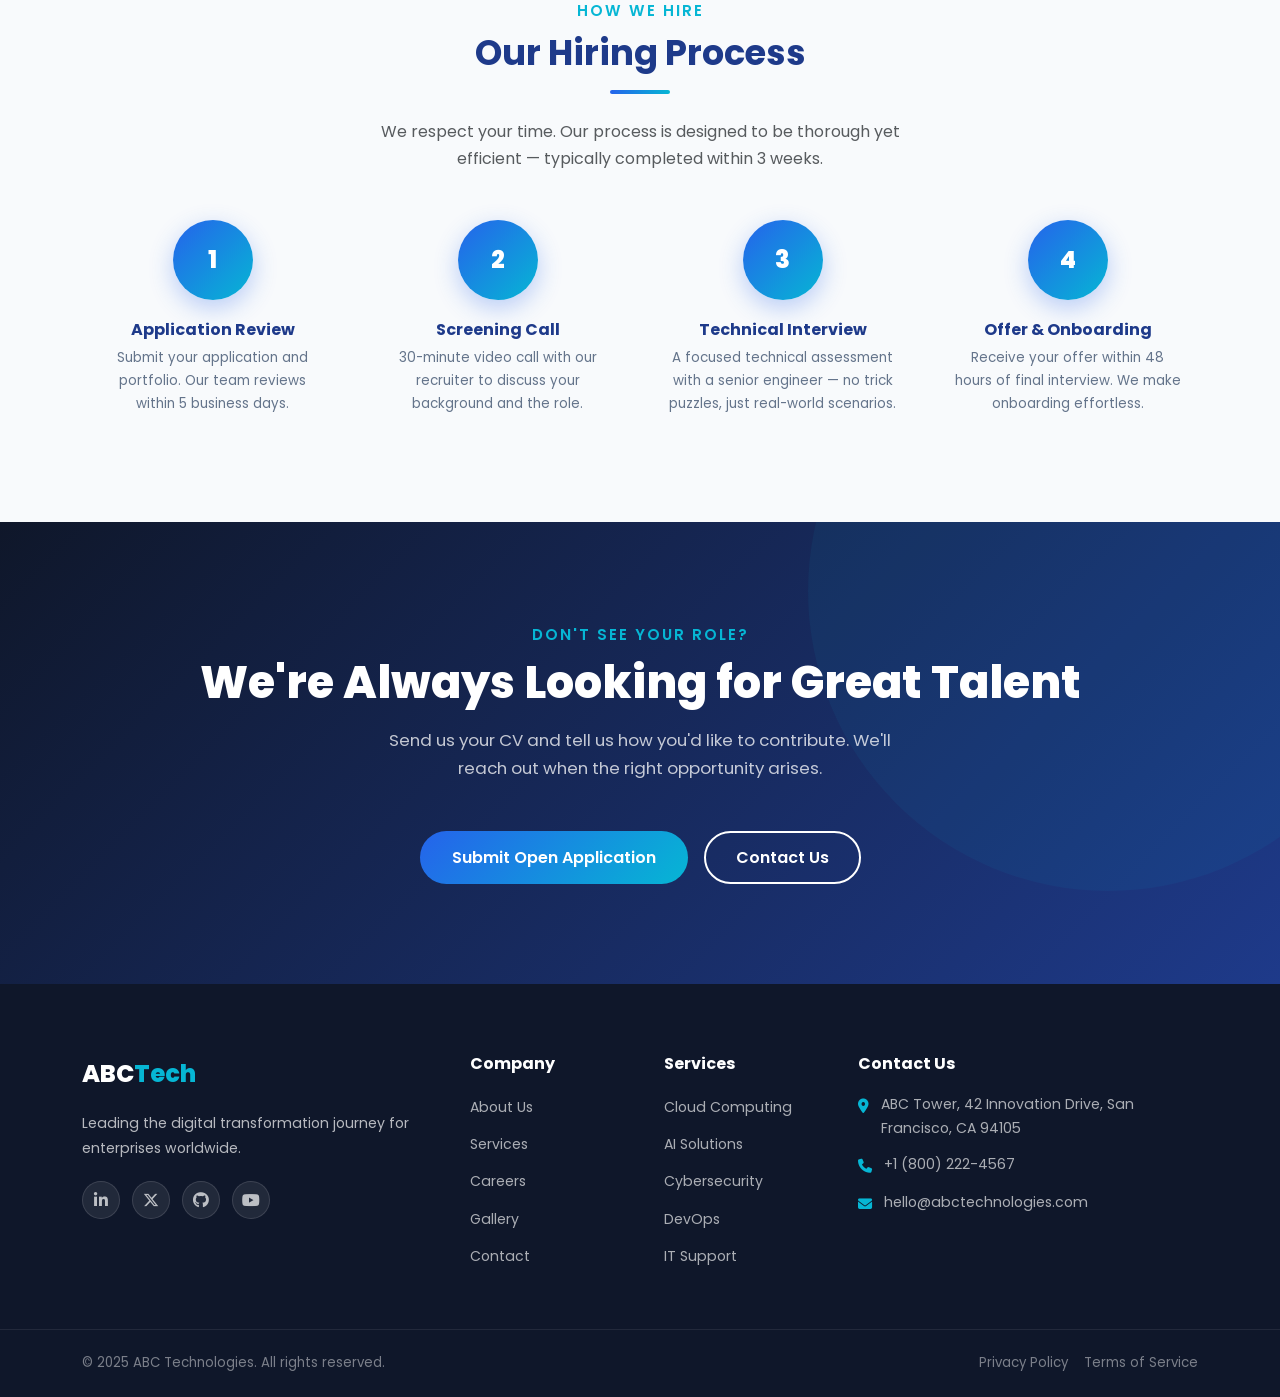
<file: website/careers.html>
<!DOCTYPE html>
<html lang="en">
<head>
  <meta charset="UTF-8" />
  <meta name="viewport" content="width=device-width, initial-scale=1.0" />
  <meta name="description" content="Careers at ABC Technologies — explore job openings, culture, benefits, and join a world-class engineering team." />
  <title>Careers | ABC Technologies</title>
  <link rel="stylesheet" href="https://cdn.jsdelivr.net/npm/bootstrap@5.3.2/dist/css/bootstrap.min.css" />
  <link rel="stylesheet" href="https://cdnjs.cloudflare.com/ajax/libs/font-awesome/6.5.0/css/all.min.css" />
  <link rel="stylesheet" href="https://fonts.googleapis.com/css2?family=Poppins:wght@300;400;500;600;700;800&display=swap" />
  <link rel="stylesheet" href="css/style.css" />
</head>
<body>

<div id="preloader"><div class="loader-ring"></div></div>

<!-- NAVBAR -->
<nav class="navbar navbar-expand-lg navbar-custom scrolled">
  <div class="container">
    <a class="navbar-brand" href="index.html">ABC<span>Tech</span></a>
    <button class="navbar-toggler" type="button" data-bs-toggle="collapse" data-bs-target="#navMenu">
      <span class="navbar-toggler-icon"></span>
    </button>
    <div class="collapse navbar-collapse" id="navMenu">
      <ul class="navbar-nav ms-auto align-items-lg-center gap-lg-1">
        <li class="nav-item"><a class="nav-link" href="index.html">Home</a></li>
        <li class="nav-item"><a class="nav-link" href="about.html">About</a></li>
        <li class="nav-item"><a class="nav-link" href="services.html">Services</a></li>
        <li class="nav-item"><a class="nav-link active" href="careers.html">Careers</a></li>
        <li class="nav-item"><a class="nav-link" href="gallery.html">Gallery</a></li>
        <li class="nav-item"><a class="nav-link" href="contact.html">Contact</a></li>
        <li class="nav-item ms-lg-2"><a class="btn-primary-custom" href="contact.html">Get a Quote</a></li>
      </ul>
    </div>
  </div>
</nav>

<!-- PAGE HERO -->
<section class="page-hero">
  <div class="container position-relative" style="z-index:1;">
    <div class="section-subtitle" style="color:#06B6D4;">Join Our Team</div>
    <h1>Build Your Career at ABC Technologies</h1>
    <div class="mt-3 breadcrumb-custom">
      <a href="index.html">Home</a><span> &nbsp;/&nbsp; Careers</span>
    </div>
  </div>
</section>

<!-- CULTURE -->
<section class="section-padding" style="background:var(--white);">
  <div class="container">
    <div class="row align-items-center g-5">
      <div class="col-lg-6 reveal">
        <div class="section-subtitle">Our Culture</div>
        <h2 class="section-title">Where Talent Meets Purpose</h2>
        <div class="divider"></div>
        <p class="text-muted mb-3">
          At ABC Technologies, we believe great software starts with great people. We've built a culture
          where curiosity is celebrated, collaboration is the norm, and every team member has the autonomy
          and resources to do their best work.
        </p>
        <p class="text-muted mb-3">
          With teams spread across 12 countries, we embrace asynchronous communication, flexible work
          arrangements, and a genuine commitment to work-life balance — because we know sustainably
          great work is only possible when people thrive.
        </p>
        <div class="d-flex flex-wrap gap-3 mt-4">
          <div class="d-flex align-items-center gap-2" style="font-size:.9rem;font-weight:600;color:var(--primary);">
            <i class="fas fa-check-circle" style="color:var(--accent);"></i> Remote Friendly
          </div>
          <div class="d-flex align-items-center gap-2" style="font-size:.9rem;font-weight:600;color:var(--primary);">
            <i class="fas fa-check-circle" style="color:var(--accent);"></i> Diverse & Inclusive
          </div>
          <div class="d-flex align-items-center gap-2" style="font-size:.9rem;font-weight:600;color:var(--primary);">
            <i class="fas fa-check-circle" style="color:var(--accent);"></i> Growth-Focused
          </div>
        </div>
      </div>
      <div class="col-lg-6 reveal delay-2">
        <div class="row g-3">
          <div class="col-6">
            <div class="p-4 rounded-4 text-center" style="background:linear-gradient(135deg,var(--primary),var(--secondary));color:#fff;height:160px;display:flex;flex-direction:column;align-items:center;justify-content:center;">
              <div style="font-size:2rem;margin-bottom:8px;"><i class="fas fa-users"></i></div>
              <div style="font-size:1.8rem;font-weight:800;">300+</div>
              <div style="font-size:.8rem;opacity:.8;">Team Members</div>
            </div>
          </div>
          <div class="col-6">
            <div class="p-4 rounded-4 text-center" style="background:linear-gradient(135deg,var(--accent),#0284c7);color:#fff;height:160px;display:flex;flex-direction:column;align-items:center;justify-content:center;">
              <div style="font-size:2rem;margin-bottom:8px;"><i class="fas fa-earth-americas"></i></div>
              <div style="font-size:1.8rem;font-weight:800;">12</div>
              <div style="font-size:.8rem;opacity:.8;">Countries</div>
            </div>
          </div>
          <div class="col-6">
            <div class="p-4 rounded-4 text-center" style="background:linear-gradient(135deg,#059669,#047857);color:#fff;height:160px;display:flex;flex-direction:column;align-items:center;justify-content:center;">
              <div style="font-size:2rem;margin-bottom:8px;"><i class="fas fa-graduation-cap"></i></div>
              <div style="font-size:1.8rem;font-weight:800;">40h</div>
              <div style="font-size:.8rem;opacity:.8;">Yearly Training</div>
            </div>
          </div>
          <div class="col-6">
            <div class="p-4 rounded-4 text-center" style="background:linear-gradient(135deg,#7c3aed,#5b21b6);color:#fff;height:160px;display:flex;flex-direction:column;align-items:center;justify-content:center;">
              <div style="font-size:2rem;margin-bottom:8px;"><i class="fas fa-face-smile"></i></div>
              <div style="font-size:1.8rem;font-weight:800;">95%</div>
              <div style="font-size:.8rem;opacity:.8;">Satisfaction Score</div>
            </div>
          </div>
        </div>
      </div>
    </div>
  </div>
</section>

<!-- BENEFITS -->
<section class="section-padding" style="background:var(--bg);">
  <div class="container">
    <div class="text-center mb-5 reveal">
      <div class="section-subtitle">Perks & Benefits</div>
      <h2 class="section-title">Why Work With Us</h2>
      <div class="divider divider-center"></div>
    </div>
    <div class="row g-4">
      <div class="col-sm-6 col-lg-4 reveal delay-1">
        <div class="benefit-card">
          <div class="b-icon"><i class="fas fa-dollar-sign"></i></div>
          <h6>Competitive Compensation</h6>
          <p>Top-quartile salaries, equity participation, and annual performance bonuses tied to impact.</p>
        </div>
      </div>
      <div class="col-sm-6 col-lg-4 reveal delay-2">
        <div class="benefit-card">
          <div class="b-icon"><i class="fas fa-house-laptop"></i></div>
          <h6>Flexible Work Model</h6>
          <p>Full remote, hybrid, and in-office options. Work where you do your best thinking.</p>
        </div>
      </div>
      <div class="col-sm-6 col-lg-4 reveal delay-3">
        <div class="benefit-card">
          <div class="b-icon"><i class="fas fa-heart-pulse"></i></div>
          <h6>Comprehensive Health</h6>
          <p>100% medical, dental, and vision coverage for you and your dependents from day one.</p>
        </div>
      </div>
      <div class="col-sm-6 col-lg-4 reveal delay-1">
        <div class="benefit-card">
          <div class="b-icon"><i class="fas fa-book-open"></i></div>
          <h6>Learning Budget</h6>
          <p>$3,000/year for certifications, courses, conferences, and professional development.</p>
        </div>
      </div>
      <div class="col-sm-6 col-lg-4 reveal delay-2">
        <div class="benefit-card">
          <div class="b-icon"><i class="fas fa-umbrella-beach"></i></div>
          <h6>Generous PTO</h6>
          <p>Unlimited PTO policy, 12 paid holidays, and a mandatory minimum 15 days rest per year.</p>
        </div>
      </div>
      <div class="col-sm-6 col-lg-4 reveal delay-3">
        <div class="benefit-card">
          <div class="b-icon"><i class="fas fa-child-reaching"></i></div>
          <h6>Parental Leave</h6>
          <p>20 weeks fully paid parental leave for primary caregivers, 10 weeks for secondary.</p>
        </div>
      </div>
    </div>
  </div>
</section>

<!-- CURRENT OPENINGS -->
<section class="section-padding" style="background:var(--white);">
  <div class="container">
    <div class="text-center mb-5 reveal">
      <div class="section-subtitle">Open Positions</div>
      <h2 class="section-title">Current Openings</h2>
      <div class="divider divider-center"></div>
    </div>
    <div class="row g-3">

      <!-- Job 1 -->
      <div class="col-12 reveal">
        <div class="job-card">
          <div class="d-flex flex-wrap justify-content-between align-items-start gap-3">
            <div>
              <div class="d-flex flex-wrap align-items-center gap-2 mb-2">
                <span class="job-badge badge-full">Full-Time</span>
                <span class="job-badge badge-remote">Remote</span>
              </div>
              <h5 style="font-weight:700;color:var(--primary);margin-bottom:6px;">Senior Cloud Architect</h5>
              <p style="font-size:.88rem;color:#64748b;margin:0;">Design and implement large-scale cloud infrastructure for enterprise clients across AWS, Azure, and GCP.</p>
              <div class="job-meta">
                <span><i class="fas fa-location-dot"></i> Remote / San Francisco</span>
                <span><i class="fas fa-briefcase"></i> 7+ Years Experience</span>
                <span><i class="fas fa-dollar-sign"></i> $140K – $180K</span>
              </div>
            </div>
            <button class="btn-primary-custom apply-btn" data-bs-toggle="modal" data-bs-target="#applyModal">Apply Now</button>
          </div>
        </div>
      </div>

      <!-- Job 2 -->
      <div class="col-12 reveal">
        <div class="job-card">
          <div class="d-flex flex-wrap justify-content-between align-items-start gap-3">
            <div>
              <div class="d-flex flex-wrap align-items-center gap-2 mb-2">
                <span class="job-badge badge-full">Full-Time</span>
                <span class="job-badge badge-hybrid">Hybrid</span>
              </div>
              <h5 style="font-weight:700;color:var(--primary);margin-bottom:6px;">AI/ML Engineer</h5>
              <p style="font-size:.88rem;color:#64748b;margin:0;">Build and deploy production ML models, LLM integrations, and AI-powered automation pipelines for global clients.</p>
              <div class="job-meta">
                <span><i class="fas fa-location-dot"></i> New York / London</span>
                <span><i class="fas fa-briefcase"></i> 4+ Years Experience</span>
                <span><i class="fas fa-dollar-sign"></i> $120K – $160K</span>
              </div>
            </div>
            <button class="btn-primary-custom apply-btn" data-bs-toggle="modal" data-bs-target="#applyModal">Apply Now</button>
          </div>
        </div>
      </div>

      <!-- Job 3 -->
      <div class="col-12 reveal">
        <div class="job-card">
          <div class="d-flex flex-wrap justify-content-between align-items-start gap-3">
            <div>
              <div class="d-flex flex-wrap align-items-center gap-2 mb-2">
                <span class="job-badge badge-full">Full-Time</span>
                <span class="job-badge badge-remote">Remote</span>
              </div>
              <h5 style="font-weight:700;color:var(--primary);margin-bottom:6px;">DevOps / SRE Engineer</h5>
              <p style="font-size:.88rem;color:#64748b;margin:0;">Design CI/CD pipelines, manage Kubernetes clusters, and implement observability frameworks using Prometheus and Grafana.</p>
              <div class="job-meta">
                <span><i class="fas fa-location-dot"></i> Remote (Global)</span>
                <span><i class="fas fa-briefcase"></i> 3+ Years Experience</span>
                <span><i class="fas fa-dollar-sign"></i> $110K – $150K</span>
              </div>
            </div>
            <button class="btn-primary-custom apply-btn" data-bs-toggle="modal" data-bs-target="#applyModal">Apply Now</button>
          </div>
        </div>
      </div>

      <!-- Job 4 -->
      <div class="col-12 reveal">
        <div class="job-card">
          <div class="d-flex flex-wrap justify-content-between align-items-start gap-3">
            <div>
              <div class="d-flex flex-wrap align-items-center gap-2 mb-2">
                <span class="job-badge badge-full">Full-Time</span>
                <span class="job-badge badge-hybrid">Hybrid</span>
              </div>
              <h5 style="font-weight:700;color:var(--primary);margin-bottom:6px;">Cybersecurity Analyst (SOC)</h5>
              <p style="font-size:.88rem;color:#64748b;margin:0;">Monitor, detect, and respond to security incidents across our client portfolio using SIEM, EDR, and threat intelligence tools.</p>
              <div class="job-meta">
                <span><i class="fas fa-location-dot"></i> San Francisco / Singapore</span>
                <span><i class="fas fa-briefcase"></i> 2+ Years Experience</span>
                <span><i class="fas fa-dollar-sign"></i> $90K – $120K</span>
              </div>
            </div>
            <button class="btn-primary-custom apply-btn" data-bs-toggle="modal" data-bs-target="#applyModal">Apply Now</button>
          </div>
        </div>
      </div>

      <!-- Job 5 -->
      <div class="col-12 reveal">
        <div class="job-card">
          <div class="d-flex flex-wrap justify-content-between align-items-start gap-3">
            <div>
              <div class="d-flex flex-wrap align-items-center gap-2 mb-2">
                <span class="job-badge badge-full">Full-Time</span>
                <span class="job-badge badge-remote">Remote</span>
              </div>
              <h5 style="font-weight:700;color:var(--primary);margin-bottom:6px;">Full-Stack Software Engineer</h5>
              <p style="font-size:.88rem;color:#64748b;margin:0;">Build scalable web applications using React, Node.js, PostgreSQL, and cloud-native services for enterprise SaaS products.</p>
              <div class="job-meta">
                <span><i class="fas fa-location-dot"></i> Remote / Toronto</span>
                <span><i class="fas fa-briefcase"></i> 3+ Years Experience</span>
                <span><i class="fas fa-dollar-sign"></i> $100K – $140K</span>
              </div>
            </div>
            <button class="btn-primary-custom apply-btn" data-bs-toggle="modal" data-bs-target="#applyModal">Apply Now</button>
          </div>
        </div>
      </div>

    </div>
  </div>
</section>

<!-- HIRING PROCESS -->
<section class="section-padding" style="background:var(--bg);">
  <div class="container">
    <div class="text-center mb-5 reveal">
      <div class="section-subtitle">How We Hire</div>
      <h2 class="section-title">Our Hiring Process</h2>
      <div class="divider divider-center"></div>
      <p class="text-muted" style="max-width:520px;margin:0 auto;">
        We respect your time. Our process is designed to be thorough yet efficient — typically completed within 3 weeks.
      </p>
    </div>
    <div class="row g-4 reveal">
      <div class="col-sm-6 col-lg-3">
        <div class="process-step">
          <div class="step-num">1</div>
          <h6>Application Review</h6>
          <p>Submit your application and portfolio. Our team reviews within 5 business days.</p>
        </div>
      </div>
      <div class="col-sm-6 col-lg-3">
        <div class="process-step">
          <div class="step-num">2</div>
          <h6>Screening Call</h6>
          <p>30-minute video call with our recruiter to discuss your background and the role.</p>
        </div>
      </div>
      <div class="col-sm-6 col-lg-3">
        <div class="process-step">
          <div class="step-num">3</div>
          <h6>Technical Interview</h6>
          <p>A focused technical assessment with a senior engineer — no trick puzzles, just real-world scenarios.</p>
        </div>
      </div>
      <div class="col-sm-6 col-lg-3">
        <div class="process-step">
          <div class="step-num">4</div>
          <h6>Offer & Onboarding</h6>
          <p>Receive your offer within 48 hours of final interview. We make onboarding effortless.</p>
        </div>
      </div>
    </div>
  </div>
</section>

<!-- APPLY CTA -->
<section class="cta-section">
  <div class="container text-center position-relative" style="z-index:1;">
    <div class="reveal">
      <div class="section-subtitle" style="color:#06B6D4;">Don't See Your Role?</div>
      <h2 class="mb-3">We're Always Looking for Great Talent</h2>
      <p class="mx-auto mb-5" style="max-width:540px;color:rgba(255,255,255,0.75);">
        Send us your CV and tell us how you'd like to contribute. We'll reach out when the right opportunity arises.
      </p>
      <div class="d-flex flex-wrap gap-3 justify-content-center">
        <button class="btn-primary-custom" data-bs-toggle="modal" data-bs-target="#applyModal">
          Submit Open Application
        </button>
        <a href="contact.html" class="btn-outline-custom">Contact Us</a>
      </div>
    </div>
  </div>
</section>

<!-- FOOTER -->
<footer class="footer">
  <div class="container">
    <div class="row g-5">
      <div class="col-lg-4 col-md-6">
        <a class="footer-brand" href="index.html">ABC<span>Tech</span></a>
        <p class="mt-3">Leading the digital transformation journey for enterprises worldwide.</p>
        <div class="social-links">
          <a href="#" aria-label="LinkedIn"><i class="fab fa-linkedin-in"></i></a>
          <a href="#" aria-label="Twitter"><i class="fab fa-x-twitter"></i></a>
          <a href="#" aria-label="GitHub"><i class="fab fa-github"></i></a>
          <a href="#" aria-label="YouTube"><i class="fab fa-youtube"></i></a>
        </div>
      </div>
      <div class="col-lg-2 col-md-6 col-6">
        <h6>Company</h6>
        <ul class="footer-links">
          <li><a href="about.html">About Us</a></li>
          <li><a href="services.html">Services</a></li>
          <li><a href="careers.html">Careers</a></li>
          <li><a href="gallery.html">Gallery</a></li>
          <li><a href="contact.html">Contact</a></li>
        </ul>
      </div>
      <div class="col-lg-2 col-md-6 col-6">
        <h6>Services</h6>
        <ul class="footer-links">
          <li><a href="services.html">Cloud Computing</a></li>
          <li><a href="services.html">AI Solutions</a></li>
          <li><a href="services.html">Cybersecurity</a></li>
          <li><a href="services.html">DevOps</a></li>
          <li><a href="services.html">IT Support</a></li>
        </ul>
      </div>
      <div class="col-lg-4 col-md-6">
        <h6>Contact Us</h6>
        <ul class="footer-contact">
          <li><span class="icon"><i class="fas fa-location-dot"></i></span><span>ABC Tower, 42 Innovation Drive, San Francisco, CA 94105</span></li>
          <li><span class="icon"><i class="fas fa-phone"></i></span><span>+1 (800) 222-4567</span></li>
          <li><span class="icon"><i class="fas fa-envelope"></i></span><span>hello@abctechnologies.com</span></li>
        </ul>
      </div>
    </div>
  </div>
  <div class="footer-bottom">
    <div class="container d-flex flex-wrap justify-content-between align-items-center gap-2">
      <span>&copy; 2025 ABC Technologies. All rights reserved.</span>
      <span><a href="#" style="color:inherit;margin-right:16px;">Privacy Policy</a><a href="#" style="color:inherit;">Terms of Service</a></span>
    </div>
  </div>
</footer>

<!-- Application Modal -->
<div class="modal fade" id="applyModal" tabindex="-1" aria-labelledby="applyModalLabel">
  <div class="modal-dialog modal-lg modal-dialog-centered">
    <div class="modal-content" style="border-radius:20px;border:none;">
      <div class="modal-header" style="background:linear-gradient(135deg,var(--primary),var(--secondary));border-radius:20px 20px 0 0;padding:24px 32px;">
        <h5 class="modal-title" id="applyModalLabel" style="color:#fff;font-weight:700;">Apply for Position</h5>
        <button type="button" class="btn-close btn-close-white" data-bs-dismiss="modal"></button>
      </div>
      <div class="modal-body" style="padding:32px;">
        <form id="applyForm">
          <div class="row g-3">
            <div class="col-md-6">
              <label class="form-label-custom">Full Name *</label>
              <input type="text" class="form-control-custom" placeholder="John Doe" required />
            </div>
            <div class="col-md-6">
              <label class="form-label-custom">Email Address *</label>
              <input type="email" class="form-control-custom" placeholder="john@example.com" required />
            </div>
            <div class="col-md-6">
              <label class="form-label-custom">Phone Number</label>
              <input type="tel" class="form-control-custom" placeholder="+1 (555) 000-0000" />
            </div>
            <div class="col-md-6">
              <label class="form-label-custom">LinkedIn Profile</label>
              <input type="url" class="form-control-custom" placeholder="linkedin.com/in/username" />
            </div>
            <div class="col-12">
              <label class="form-label-custom">Portfolio / GitHub URL</label>
              <input type="url" class="form-control-custom" placeholder="github.com/username" />
            </div>
            <div class="col-12">
              <label class="form-label-custom">Resume / CV (Link)</label>
              <input type="url" class="form-control-custom" placeholder="Link to your resume (Google Drive, Dropbox, etc.)" />
            </div>
            <div class="col-12">
              <label class="form-label-custom">Cover Letter / Why ABC Technologies?</label>
              <textarea class="form-control-custom" rows="4" placeholder="Tell us what excites you about this role and why you'd be a great fit..."></textarea>
            </div>
            <div class="col-12 mt-2">
              <button type="submit" class="btn-primary-custom w-100 py-3" style="border-radius:12px;font-size:1rem;">
                <i class="fas fa-paper-plane me-2"></i>Submit Application
              </button>
            </div>
          </div>
        </form>
      </div>
    </div>
  </div>
</div>

<button id="backToTop" aria-label="Back to top"><i class="fas fa-arrow-up"></i></button>
<script src="https://cdn.jsdelivr.net/npm/bootstrap@5.3.2/dist/js/bootstrap.bundle.min.js"></script>
<script src="js/script.js"></script>
</body>
</html>
</file>
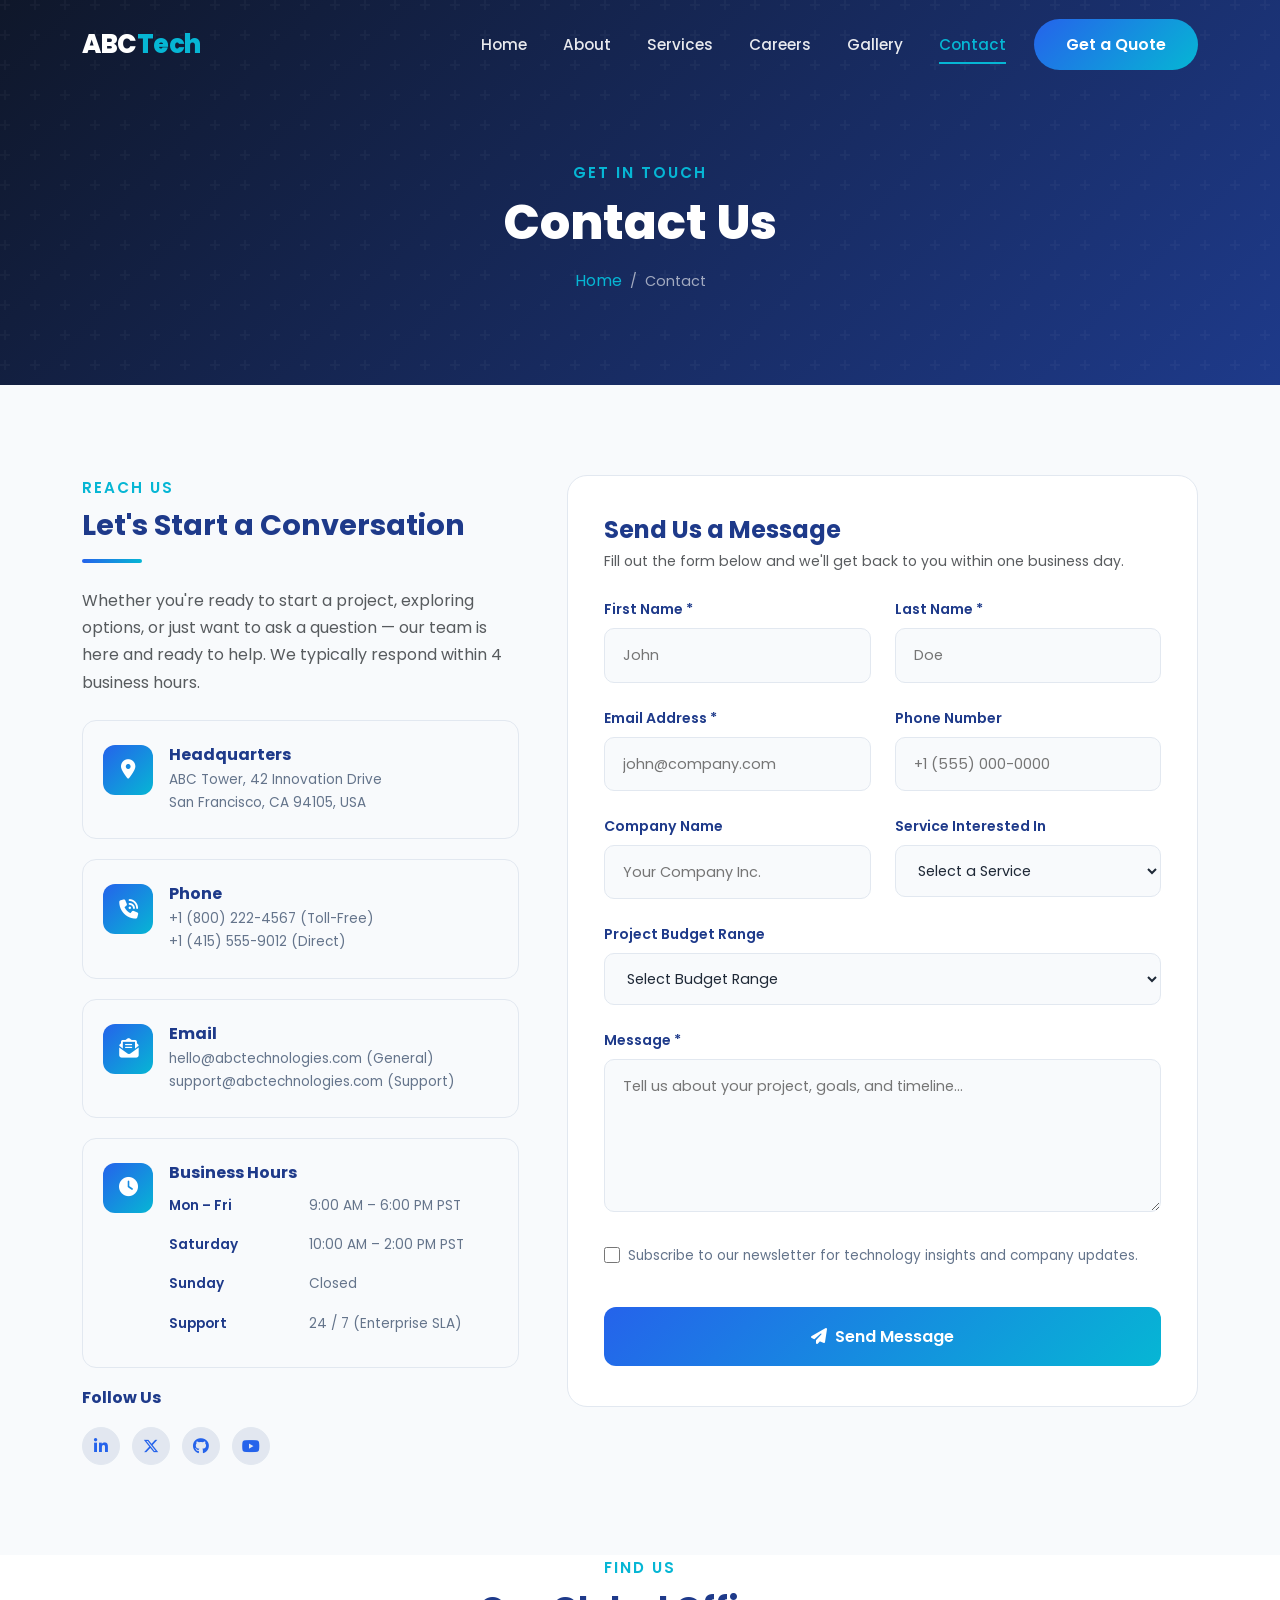
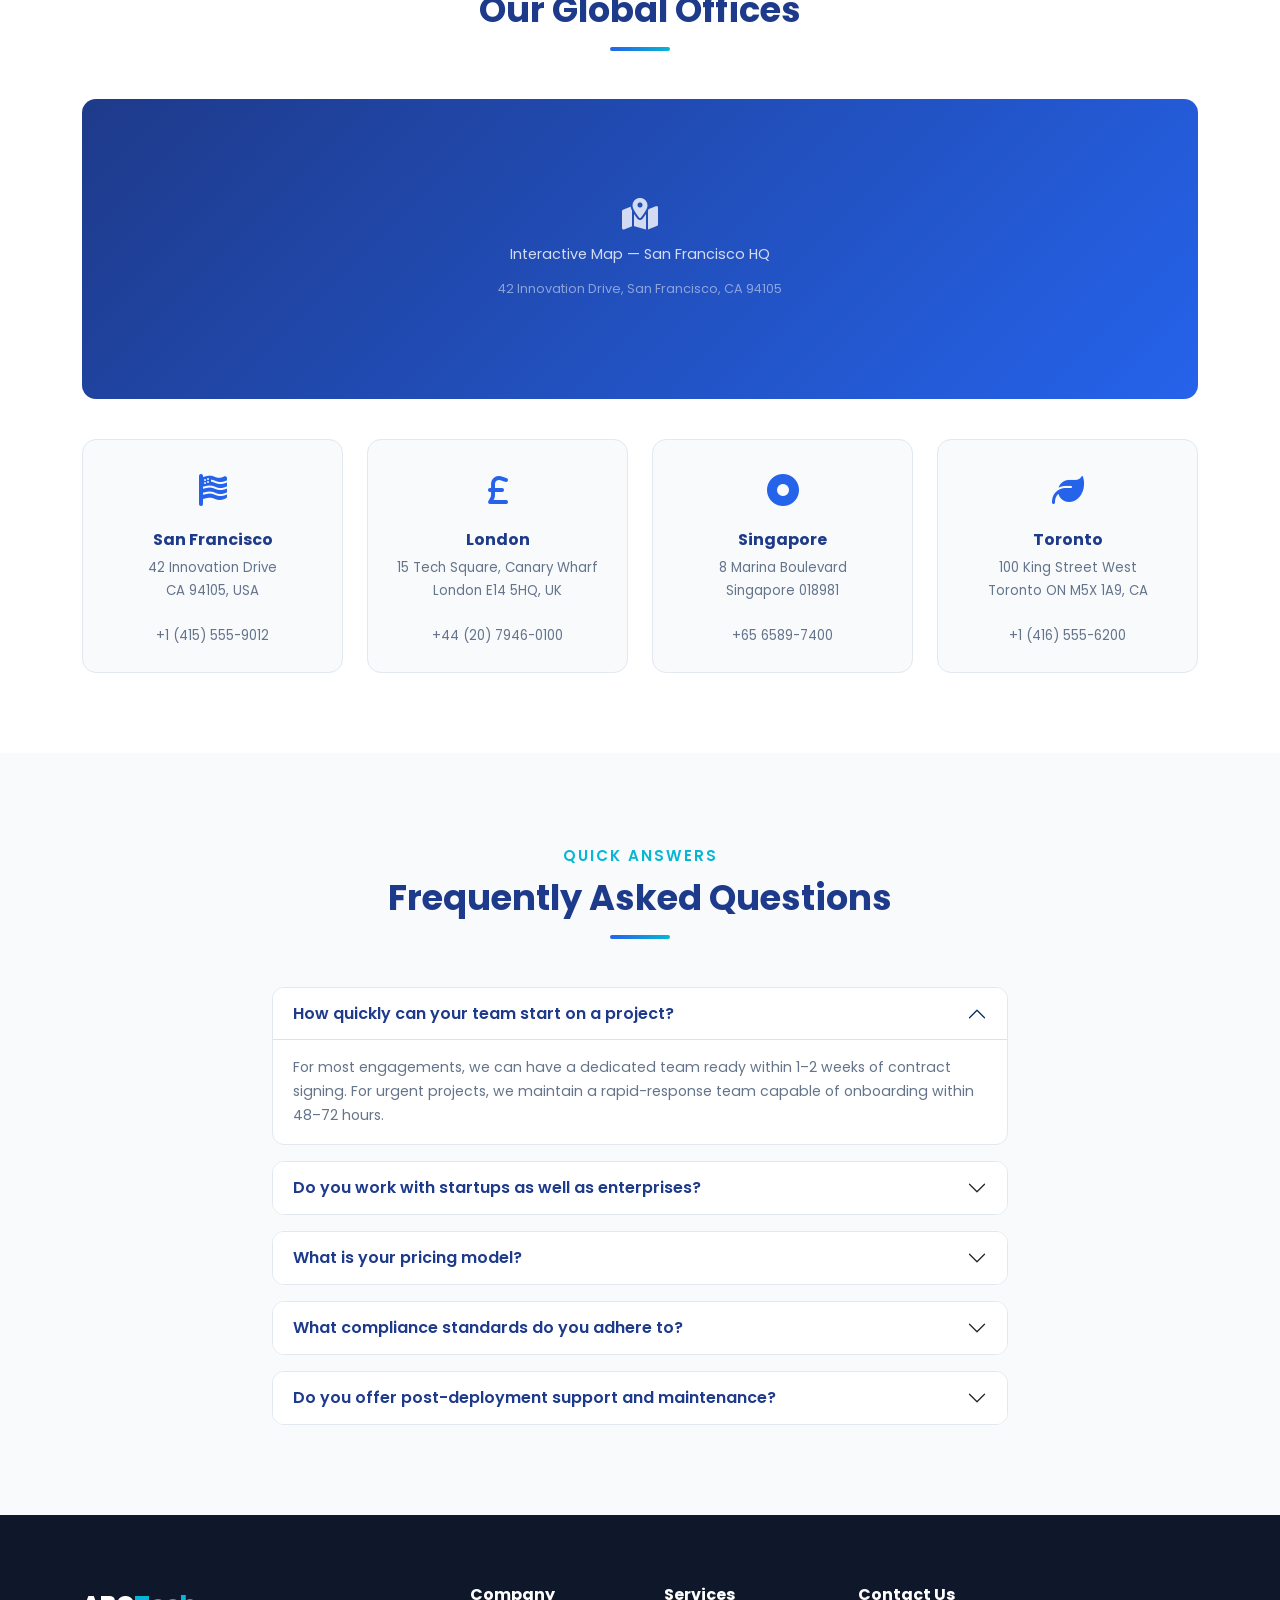
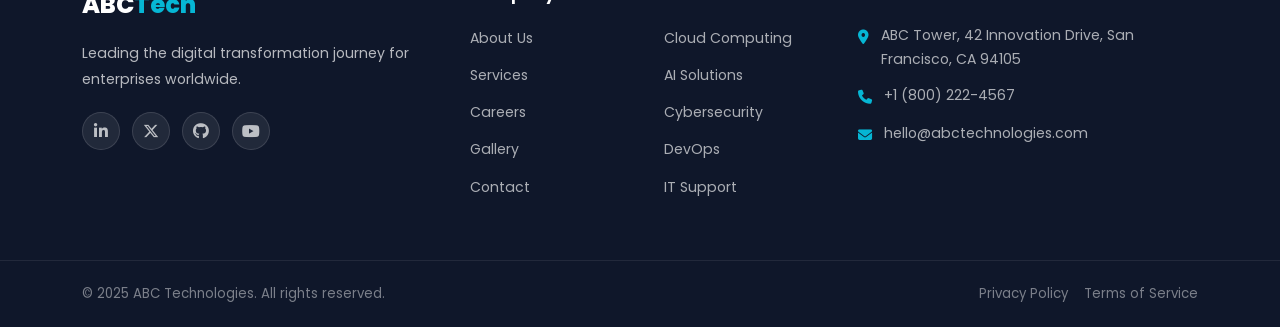
<file: website/contact.html>
<!DOCTYPE html>
<html lang="en">
<head>
  <meta charset="UTF-8" />
  <meta name="viewport" content="width=device-width, initial-scale=1.0" />
  <meta name="description" content="Contact ABC Technologies — reach our team via phone, email, or the contact form. Offices in SF, London, Singapore, and Toronto." />
  <title>Contact Us | ABC Technologies</title>
  <link rel="stylesheet" href="https://cdn.jsdelivr.net/npm/bootstrap@5.3.2/dist/css/bootstrap.min.css" />
  <link rel="stylesheet" href="https://cdnjs.cloudflare.com/ajax/libs/font-awesome/6.5.0/css/all.min.css" />
  <link rel="stylesheet" href="https://fonts.googleapis.com/css2?family=Poppins:wght@300;400;500;600;700;800&display=swap" />
  <link rel="stylesheet" href="css/style.css" />
</head>
<body>

<div id="preloader"><div class="loader-ring"></div></div>

<!-- NAVBAR -->
<nav class="navbar navbar-expand-lg navbar-custom scrolled">
  <div class="container">
    <a class="navbar-brand" href="index.html">ABC<span>Tech</span></a>
    <button class="navbar-toggler" type="button" data-bs-toggle="collapse" data-bs-target="#navMenu">
      <span class="navbar-toggler-icon"></span>
    </button>
    <div class="collapse navbar-collapse" id="navMenu">
      <ul class="navbar-nav ms-auto align-items-lg-center gap-lg-1">
        <li class="nav-item"><a class="nav-link" href="index.html">Home</a></li>
        <li class="nav-item"><a class="nav-link" href="about.html">About</a></li>
        <li class="nav-item"><a class="nav-link" href="services.html">Services</a></li>
        <li class="nav-item"><a class="nav-link" href="careers.html">Careers</a></li>
        <li class="nav-item"><a class="nav-link" href="gallery.html">Gallery</a></li>
        <li class="nav-item"><a class="nav-link active" href="contact.html">Contact</a></li>
        <li class="nav-item ms-lg-2"><a class="btn-primary-custom" href="contact.html">Get a Quote</a></li>
      </ul>
    </div>
  </div>
</nav>

<!-- PAGE HERO -->
<section class="page-hero">
  <div class="container position-relative" style="z-index:1;">
    <div class="section-subtitle" style="color:#06B6D4;">Get In Touch</div>
    <h1>Contact Us</h1>
    <div class="mt-3 breadcrumb-custom">
      <a href="index.html">Home</a><span> &nbsp;/&nbsp; Contact</span>
    </div>
  </div>
</section>

<!-- CONTACT MAIN -->
<section class="section-padding" style="background:var(--bg);">
  <div class="container">
    <div class="row g-5">

      <!-- LEFT — Contact Info -->
      <div class="col-lg-5 reveal">
        <div class="section-subtitle">Reach Us</div>
        <h2 class="section-title" style="font-size:1.8rem;">Let's Start a Conversation</h2>
        <div class="divider"></div>
        <p class="text-muted mb-4">
          Whether you're ready to start a project, exploring options, or just want to ask a question —
          our team is here and ready to help. We typically respond within 4 business hours.
        </p>

        <div class="info-card">
          <div class="i-icon"><i class="fas fa-location-dot"></i></div>
          <div>
            <h6>Headquarters</h6>
            <p>ABC Tower, 42 Innovation Drive<br />San Francisco, CA 94105, USA</p>
          </div>
        </div>

        <div class="info-card">
          <div class="i-icon"><i class="fas fa-phone-volume"></i></div>
          <div>
            <h6>Phone</h6>
            <p>+1 (800) 222-4567 (Toll-Free)<br />+1 (415) 555-9012 (Direct)</p>
          </div>
        </div>

        <div class="info-card">
          <div class="i-icon"><i class="fas fa-envelope-open-text"></i></div>
          <div>
            <h6>Email</h6>
            <p>hello@abctechnologies.com (General)<br />support@abctechnologies.com (Support)</p>
          </div>
        </div>

        <div class="info-card">
          <div class="i-icon"><i class="fas fa-clock"></i></div>
          <div>
            <h6>Business Hours</h6>
            <table class="hours-table">
              <tr><td>Mon – Fri</td><td>9:00 AM – 6:00 PM PST</td></tr>
              <tr><td>Saturday</td><td>10:00 AM – 2:00 PM PST</td></tr>
              <tr><td>Sunday</td><td>Closed</td></tr>
              <tr><td>Support</td><td>24 / 7 (Enterprise SLA)</td></tr>
            </table>
          </div>
        </div>

        <!-- Social -->
        <div class="mt-3">
          <h6 style="color:var(--primary);font-weight:700;margin-bottom:14px;">Follow Us</h6>
          <div class="social-links" style="justify-content:flex-start;">
            <a href="#" aria-label="LinkedIn" style="background:rgba(30,58,138,0.1);border-color:var(--light-gray);color:var(--secondary);"><i class="fab fa-linkedin-in"></i></a>
            <a href="#" aria-label="Twitter" style="background:rgba(30,58,138,0.1);border-color:var(--light-gray);color:var(--secondary);"><i class="fab fa-x-twitter"></i></a>
            <a href="#" aria-label="GitHub" style="background:rgba(30,58,138,0.1);border-color:var(--light-gray);color:var(--secondary);"><i class="fab fa-github"></i></a>
            <a href="#" aria-label="YouTube" style="background:rgba(30,58,138,0.1);border-color:var(--light-gray);color:var(--secondary);"><i class="fab fa-youtube"></i></a>
          </div>
        </div>
      </div>

      <!-- RIGHT — Contact Form -->
      <div class="col-lg-7 reveal delay-2">
        <div class="contact-card">
          <h4 style="font-weight:700;color:var(--primary);margin-bottom:6px;">Send Us a Message</h4>
          <p class="text-muted mb-4" style="font-size:.88rem;">Fill out the form below and we'll get back to you within one business day.</p>

          <form id="contactForm">
            <div class="row g-4">
              <div class="col-md-6">
                <label class="form-label-custom">First Name *</label>
                <input type="text" class="form-control-custom" placeholder="John" required />
              </div>
              <div class="col-md-6">
                <label class="form-label-custom">Last Name *</label>
                <input type="text" class="form-control-custom" placeholder="Doe" required />
              </div>
              <div class="col-md-6">
                <label class="form-label-custom">Email Address *</label>
                <input type="email" class="form-control-custom" placeholder="john@company.com" required />
              </div>
              <div class="col-md-6">
                <label class="form-label-custom">Phone Number</label>
                <input type="tel" class="form-control-custom" placeholder="+1 (555) 000-0000" />
              </div>
              <div class="col-md-6">
                <label class="form-label-custom">Company Name</label>
                <input type="text" class="form-control-custom" placeholder="Your Company Inc." />
              </div>
              <div class="col-md-6">
                <label class="form-label-custom">Service Interested In</label>
                <select class="form-control-custom">
                  <option value="">Select a Service</option>
                  <option>Cloud Computing</option>
                  <option>AI Solutions</option>
                  <option>Cybersecurity</option>
                  <option>Software Development</option>
                  <option>DevOps Consulting</option>
                  <option>IT Support</option>
                  <option>General Inquiry</option>
                </select>
              </div>
              <div class="col-12">
                <label class="form-label-custom">Project Budget Range</label>
                <select class="form-control-custom">
                  <option value="">Select Budget Range</option>
                  <option>Under $10,000</option>
                  <option>$10,000 – $50,000</option>
                  <option>$50,000 – $100,000</option>
                  <option>$100,000 – $500,000</option>
                  <option>$500,000+</option>
                </select>
              </div>
              <div class="col-12">
                <label class="form-label-custom">Message *</label>
                <textarea class="form-control-custom" rows="5" placeholder="Tell us about your project, goals, and timeline..." required></textarea>
              </div>
              <div class="col-12">
                <div class="d-flex align-items-center gap-2 mb-3">
                  <input type="checkbox" id="newsletter" style="width:16px;height:16px;accent-color:var(--secondary);" />
                  <label for="newsletter" style="font-size:.85rem;color:#64748b;cursor:pointer;">
                    Subscribe to our newsletter for technology insights and company updates.
                  </label>
                </div>
              </div>
              <div class="col-12">
                <button type="submit" class="btn-primary-custom w-100 py-3" style="border-radius:12px;font-size:1rem;">
                  <i class="fas fa-paper-plane me-2"></i>Send Message
                </button>
              </div>
            </div>
          </form>
        </div>
      </div>
    </div>
  </div>
</section>

<!-- MAP PLACEHOLDER -->
<section style="background:var(--white);padding:0 0 80px;">
  <div class="container">
    <div class="text-center mb-5 reveal">
      <div class="section-subtitle">Find Us</div>
      <h2 class="section-title">Our Global Offices</h2>
      <div class="divider divider-center"></div>
    </div>

    <!-- Map Placeholder -->
    <div class="map-placeholder reveal" style="margin-bottom:40px;">
      <i class="fas fa-map-location-dot"></i>
      <p>Interactive Map — San Francisco HQ</p>
      <p style="font-size:.8rem;opacity:.6;">42 Innovation Drive, San Francisco, CA 94105</p>
    </div>

    <!-- Office Locations -->
    <div class="row g-4">
      <div class="col-sm-6 col-lg-3 reveal delay-1">
        <div style="background:var(--bg);border:1px solid var(--light-gray);border-radius:14px;padding:24px;text-align:center;height:100%;">
          <div style="font-size:2rem;color:var(--secondary);margin-bottom:12px;"><i class="fas fa-flag-usa"></i></div>
          <h6 style="font-weight:700;color:var(--primary);">San Francisco</h6>
          <p style="font-size:.83rem;color:#64748b;margin:0;">42 Innovation Drive<br />CA 94105, USA<br /><br />+1 (415) 555-9012</p>
        </div>
      </div>
      <div class="col-sm-6 col-lg-3 reveal delay-2">
        <div style="background:var(--bg);border:1px solid var(--light-gray);border-radius:14px;padding:24px;text-align:center;height:100%;">
          <div style="font-size:2rem;color:var(--secondary);margin-bottom:12px;"><i class="fas fa-sterling-sign"></i></div>
          <h6 style="font-weight:700;color:var(--primary);">London</h6>
          <p style="font-size:.83rem;color:#64748b;margin:0;">15 Tech Square, Canary Wharf<br />London E14 5HQ, UK<br /><br />+44 (20) 7946-0100</p>
        </div>
      </div>
      <div class="col-sm-6 col-lg-3 reveal delay-3">
        <div style="background:var(--bg);border:1px solid var(--light-gray);border-radius:14px;padding:24px;text-align:center;height:100%;">
          <div style="font-size:2rem;color:var(--secondary);margin-bottom:12px;"><i class="fas fa-circle-dot"></i></div>
          <h6 style="font-weight:700;color:var(--primary);">Singapore</h6>
          <p style="font-size:.83rem;color:#64748b;margin:0;">8 Marina Boulevard<br />Singapore 018981<br /><br />+65 6589-7400</p>
        </div>
      </div>
      <div class="col-sm-6 col-lg-3 reveal delay-4">
        <div style="background:var(--bg);border:1px solid var(--light-gray);border-radius:14px;padding:24px;text-align:center;height:100%;">
          <div style="font-size:2rem;color:var(--secondary);margin-bottom:12px;"><i class="fas fa-leaf"></i></div>
          <h6 style="font-weight:700;color:var(--primary);">Toronto</h6>
          <p style="font-size:.83rem;color:#64748b;margin:0;">100 King Street West<br />Toronto ON M5X 1A9, CA<br /><br />+1 (416) 555-6200</p>
        </div>
      </div>
    </div>
  </div>
</section>

<!-- FAQ -->
<section class="section-padding" style="background:var(--bg);">
  <div class="container">
    <div class="text-center mb-5 reveal">
      <div class="section-subtitle">Quick Answers</div>
      <h2 class="section-title">Frequently Asked Questions</h2>
      <div class="divider divider-center"></div>
    </div>
    <div class="row justify-content-center">
      <div class="col-lg-8 reveal">
        <div class="accordion" id="faqAccordion">

          <div class="accordion-item mb-3" style="border:1px solid var(--light-gray);border-radius:12px;overflow:hidden;">
            <h2 class="accordion-header">
              <button class="accordion-button" type="button" data-bs-toggle="collapse" data-bs-target="#faq1" style="font-weight:600;color:var(--primary);background:var(--white);">
                How quickly can your team start on a project?
              </button>
            </h2>
            <div id="faq1" class="accordion-collapse collapse show" data-bs-parent="#faqAccordion">
              <div class="accordion-body" style="font-size:.88rem;color:#64748b;">
                For most engagements, we can have a dedicated team ready within 1–2 weeks of contract signing.
                For urgent projects, we maintain a rapid-response team capable of onboarding within 48–72 hours.
              </div>
            </div>
          </div>

          <div class="accordion-item mb-3" style="border:1px solid var(--light-gray);border-radius:12px;overflow:hidden;">
            <h2 class="accordion-header">
              <button class="accordion-button collapsed" type="button" data-bs-toggle="collapse" data-bs-target="#faq2" style="font-weight:600;color:var(--primary);background:var(--white);">
                Do you work with startups as well as enterprises?
              </button>
            </h2>
            <div id="faq2" class="accordion-collapse collapse" data-bs-parent="#faqAccordion">
              <div class="accordion-body" style="font-size:.88rem;color:#64748b;">
                Absolutely. We serve the full spectrum from Series A startups to Fortune 500 companies.
                We tailor our engagement model to your scale, budget, and timeline — no one-size-fits-all approach.
              </div>
            </div>
          </div>

          <div class="accordion-item mb-3" style="border:1px solid var(--light-gray);border-radius:12px;overflow:hidden;">
            <h2 class="accordion-header">
              <button class="accordion-button collapsed" type="button" data-bs-toggle="collapse" data-bs-target="#faq3" style="font-weight:600;color:var(--primary);background:var(--white);">
                What is your pricing model?
              </button>
            </h2>
            <div id="faq3" class="accordion-collapse collapse" data-bs-parent="#faqAccordion">
              <div class="accordion-body" style="font-size:.88rem;color:#64748b;">
                We offer flexible pricing: fixed-price for well-scoped projects, time & materials for evolving
                engagements, and monthly retainer-based managed services. All pricing is transparent with no
                hidden fees — we walk you through the breakdown in our initial consultation.
              </div>
            </div>
          </div>

          <div class="accordion-item mb-3" style="border:1px solid var(--light-gray);border-radius:12px;overflow:hidden;">
            <h2 class="accordion-header">
              <button class="accordion-button collapsed" type="button" data-bs-toggle="collapse" data-bs-target="#faq4" style="font-weight:600;color:var(--primary);background:var(--white);">
                What compliance standards do you adhere to?
              </button>
            </h2>
            <div id="faq4" class="accordion-collapse collapse" data-bs-parent="#faqAccordion">
              <div class="accordion-body" style="font-size:.88rem;color:#64748b;">
                We are ISO 27001 certified and have deep expertise in GDPR, HIPAA, SOC 2 Type II, PCI-DSS,
                and FedRAMP compliance. We can help you achieve and maintain compliance for your specific
                regulatory requirements.
              </div>
            </div>
          </div>

          <div class="accordion-item" style="border:1px solid var(--light-gray);border-radius:12px;overflow:hidden;">
            <h2 class="accordion-header">
              <button class="accordion-button collapsed" type="button" data-bs-toggle="collapse" data-bs-target="#faq5" style="font-weight:600;color:var(--primary);background:var(--white);">
                Do you offer post-deployment support and maintenance?
              </button>
            </h2>
            <div id="faq5" class="accordion-collapse collapse" data-bs-parent="#faqAccordion">
              <div class="accordion-body" style="font-size:.88rem;color:#64748b;">
                Yes — our managed services arm provides 24/7 monitoring, incident response, and continuous
                optimization. Most of our project clients transition into long-term managed service relationships,
                which we see as the natural evolution of a successful engagement.
              </div>
            </div>
          </div>

        </div>
      </div>
    </div>
  </div>
</section>

<!-- FOOTER -->
<footer class="footer">
  <div class="container">
    <div class="row g-5">
      <div class="col-lg-4 col-md-6">
        <a class="footer-brand" href="index.html">ABC<span>Tech</span></a>
        <p class="mt-3">Leading the digital transformation journey for enterprises worldwide.</p>
        <div class="social-links">
          <a href="#" aria-label="LinkedIn"><i class="fab fa-linkedin-in"></i></a>
          <a href="#" aria-label="Twitter"><i class="fab fa-x-twitter"></i></a>
          <a href="#" aria-label="GitHub"><i class="fab fa-github"></i></a>
          <a href="#" aria-label="YouTube"><i class="fab fa-youtube"></i></a>
        </div>
      </div>
      <div class="col-lg-2 col-md-6 col-6">
        <h6>Company</h6>
        <ul class="footer-links">
          <li><a href="about.html">About Us</a></li>
          <li><a href="services.html">Services</a></li>
          <li><a href="careers.html">Careers</a></li>
          <li><a href="gallery.html">Gallery</a></li>
          <li><a href="contact.html">Contact</a></li>
        </ul>
      </div>
      <div class="col-lg-2 col-md-6 col-6">
        <h6>Services</h6>
        <ul class="footer-links">
          <li><a href="services.html">Cloud Computing</a></li>
          <li><a href="services.html">AI Solutions</a></li>
          <li><a href="services.html">Cybersecurity</a></li>
          <li><a href="services.html">DevOps</a></li>
          <li><a href="services.html">IT Support</a></li>
        </ul>
      </div>
      <div class="col-lg-4 col-md-6">
        <h6>Contact Us</h6>
        <ul class="footer-contact">
          <li><span class="icon"><i class="fas fa-location-dot"></i></span><span>ABC Tower, 42 Innovation Drive, San Francisco, CA 94105</span></li>
          <li><span class="icon"><i class="fas fa-phone"></i></span><span>+1 (800) 222-4567</span></li>
          <li><span class="icon"><i class="fas fa-envelope"></i></span><span>hello@abctechnologies.com</span></li>
        </ul>
      </div>
    </div>
  </div>
  <div class="footer-bottom">
    <div class="container d-flex flex-wrap justify-content-between align-items-center gap-2">
      <span>&copy; 2025 ABC Technologies. All rights reserved.</span>
      <span><a href="#" style="color:inherit;margin-right:16px;">Privacy Policy</a><a href="#" style="color:inherit;">Terms of Service</a></span>
    </div>
  </div>
</footer>

<button id="backToTop" aria-label="Back to top"><i class="fas fa-arrow-up"></i></button>
<script src="https://cdn.jsdelivr.net/npm/bootstrap@5.3.2/dist/js/bootstrap.bundle.min.js"></script>
<script src="js/script.js"></script>
</body>
</html>
</file>
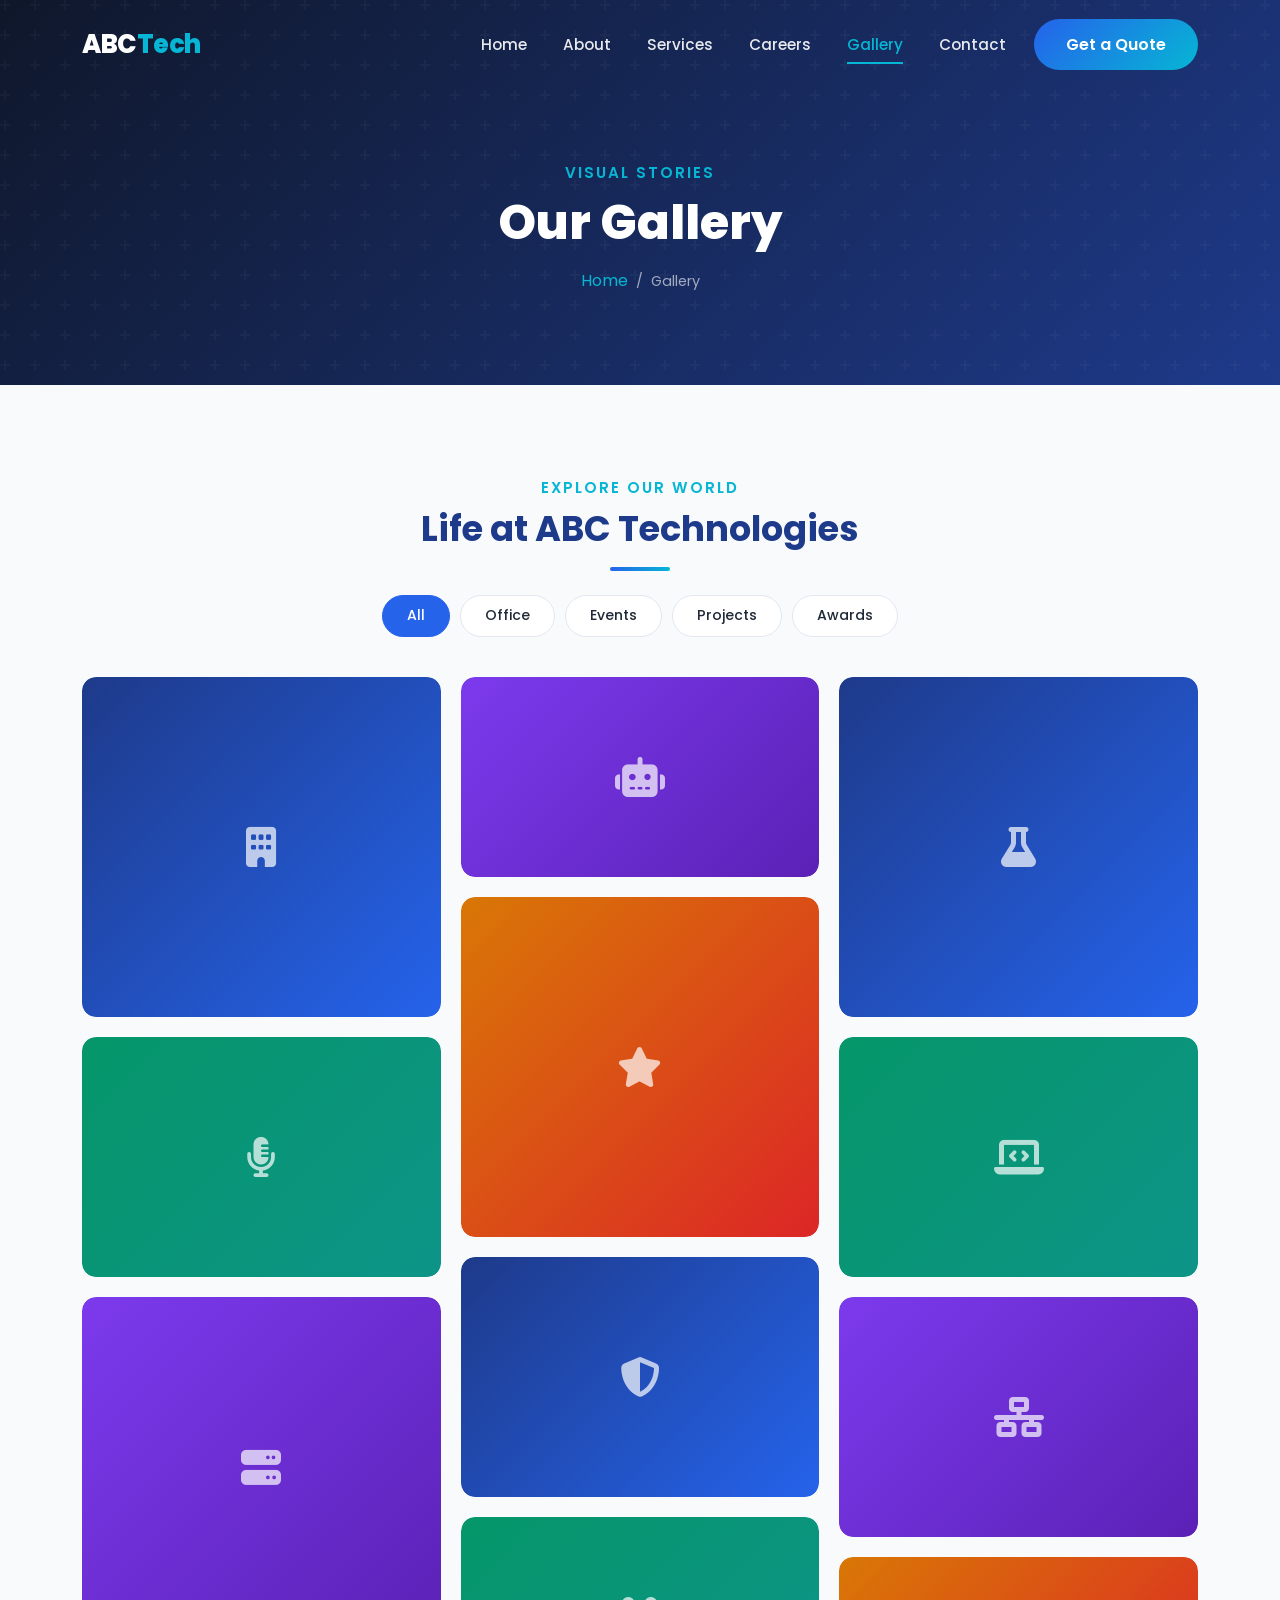
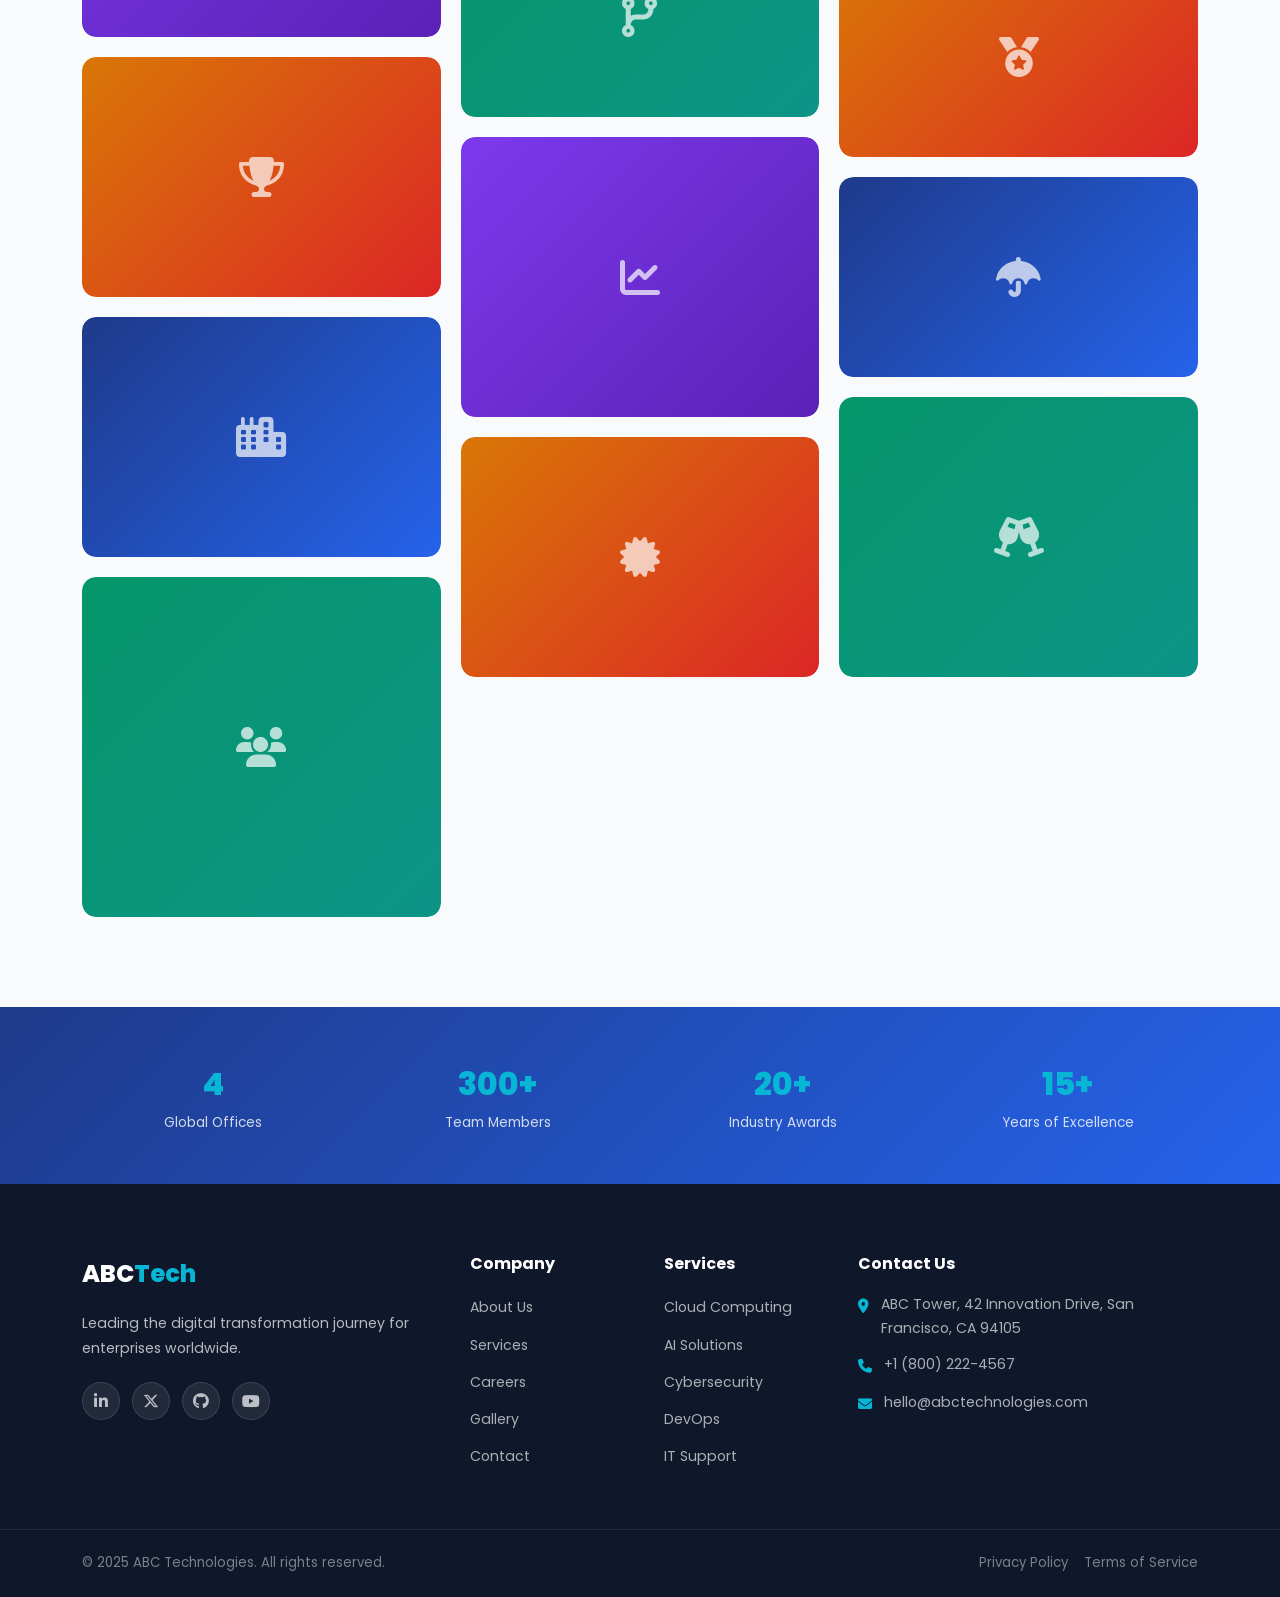
<file: website/gallery.html>
<!DOCTYPE html>
<html lang="en">
<head>
  <meta charset="UTF-8" />
  <meta name="viewport" content="width=device-width, initial-scale=1.0" />
  <meta name="description" content="ABC Technologies Gallery — office spaces, team events, awarded projects, and company milestones." />
  <title>Gallery | ABC Technologies</title>
  <link rel="stylesheet" href="https://cdn.jsdelivr.net/npm/bootstrap@5.3.2/dist/css/bootstrap.min.css" />
  <link rel="stylesheet" href="https://cdnjs.cloudflare.com/ajax/libs/font-awesome/6.5.0/css/all.min.css" />
  <link rel="stylesheet" href="https://fonts.googleapis.com/css2?family=Poppins:wght@300;400;500;600;700;800&display=swap" />
  <link rel="stylesheet" href="css/style.css" />
  <style>
    /* Gallery heights for visual variety */
    .gh-tall   { height: 340px; }
    .gh-medium { height: 240px; }
    .gh-short  { height: 200px; }
    .gh-wide   { height: 280px; }
    /* Category color themes */
    .cat-office  { background: linear-gradient(135deg, #1E3A8A, #2563EB); }
    .cat-events  { background: linear-gradient(135deg, #059669, #0d9488); }
    .cat-projects{ background: linear-gradient(135deg, #7c3aed, #5b21b6); }
    .cat-awards  { background: linear-gradient(135deg, #d97706, #dc2626); }
  </style>
</head>
<body>

<div id="preloader"><div class="loader-ring"></div></div>

<!-- NAVBAR -->
<nav class="navbar navbar-expand-lg navbar-custom scrolled">
  <div class="container">
    <a class="navbar-brand" href="index.html">ABC<span>Tech</span></a>
    <button class="navbar-toggler" type="button" data-bs-toggle="collapse" data-bs-target="#navMenu">
      <span class="navbar-toggler-icon"></span>
    </button>
    <div class="collapse navbar-collapse" id="navMenu">
      <ul class="navbar-nav ms-auto align-items-lg-center gap-lg-1">
        <li class="nav-item"><a class="nav-link" href="index.html">Home</a></li>
        <li class="nav-item"><a class="nav-link" href="about.html">About</a></li>
        <li class="nav-item"><a class="nav-link" href="services.html">Services</a></li>
        <li class="nav-item"><a class="nav-link" href="careers.html">Careers</a></li>
        <li class="nav-item"><a class="nav-link active" href="gallery.html">Gallery</a></li>
        <li class="nav-item"><a class="nav-link" href="contact.html">Contact</a></li>
        <li class="nav-item ms-lg-2"><a class="btn-primary-custom" href="contact.html">Get a Quote</a></li>
      </ul>
    </div>
  </div>
</nav>

<!-- PAGE HERO -->
<section class="page-hero">
  <div class="container position-relative" style="z-index:1;">
    <div class="section-subtitle" style="color:#06B6D4;">Visual Stories</div>
    <h1>Our Gallery</h1>
    <div class="mt-3 breadcrumb-custom">
      <a href="index.html">Home</a><span> &nbsp;/&nbsp; Gallery</span>
    </div>
  </div>
</section>

<!-- GALLERY -->
<section class="section-padding" style="background:var(--bg);">
  <div class="container">
    <div class="text-center mb-4 reveal">
      <div class="section-subtitle">Explore Our World</div>
      <h2 class="section-title">Life at ABC Technologies</h2>
      <div class="divider divider-center"></div>
    </div>

    <!-- Filter Buttons -->
    <div class="gallery-filter reveal">
      <button class="filter-btn active" data-filter="all">All</button>
      <button class="filter-btn" data-filter="office">Office</button>
      <button class="filter-btn" data-filter="events">Events</button>
      <button class="filter-btn" data-filter="projects">Projects</button>
      <button class="filter-btn" data-filter="awards">Awards</button>
    </div>

    <!-- Gallery Grid -->
    <div class="gallery-grid reveal">

      <!-- OFFICE -->
      <div class="gallery-item" data-category="office">
        <div class="gallery-placeholder cat-office gh-tall" data-label="San Francisco HQ — Main Workspace">
          <i class="fas fa-building"></i>
        </div>
      </div>

      <div class="gallery-item" data-category="events">
        <div class="gallery-placeholder cat-events gh-medium" data-label="TechSummit 2024 — Annual Conference">
          <i class="fas fa-microphone-lines"></i>
        </div>
      </div>

      <div class="gallery-item" data-category="projects">
        <div class="gallery-placeholder cat-projects gh-tall" data-label="FinEdge Cloud Migration — 3M Transactions/day">
          <i class="fas fa-server"></i>
        </div>
      </div>

      <div class="gallery-item" data-category="awards">
        <div class="gallery-placeholder cat-awards gh-medium" data-label="AWS Partner of the Year 2024">
          <i class="fas fa-trophy"></i>
        </div>
      </div>

      <div class="gallery-item" data-category="office">
        <div class="gallery-placeholder cat-office gh-medium" data-label="London Office — Collaboration Zone">
          <i class="fas fa-city"></i>
        </div>
      </div>

      <div class="gallery-item" data-category="events">
        <div class="gallery-placeholder cat-events gh-tall" data-label="Global Team Retreat 2024 — Lisbon">
          <i class="fas fa-users"></i>
        </div>
      </div>

      <div class="gallery-item" data-category="projects">
        <div class="gallery-placeholder cat-projects gh-short" data-label="HealthLink AI Platform Launch">
          <i class="fas fa-robot"></i>
        </div>
      </div>

      <div class="gallery-item" data-category="awards">
        <div class="gallery-placeholder cat-awards gh-tall" data-label="Gartner Cool Vendor 2024">
          <i class="fas fa-star"></i>
        </div>
      </div>

      <div class="gallery-item" data-category="office">
        <div class="gallery-placeholder cat-office gh-medium" data-label="Singapore Office — Security Operations Center">
          <i class="fas fa-shield-halved"></i>
        </div>
      </div>

      <div class="gallery-item" data-category="events">
        <div class="gallery-placeholder cat-events gh-short" data-label="DevOps Community Meetup — Q2 2024">
          <i class="fas fa-code-branch"></i>
        </div>
      </div>

      <div class="gallery-item" data-category="projects">
        <div class="gallery-placeholder cat-projects gh-wide" data-label="RetailMax — Real-Time Analytics Dashboard">
          <i class="fas fa-chart-line"></i>
        </div>
      </div>

      <div class="gallery-item" data-category="awards">
        <div class="gallery-placeholder cat-awards gh-medium" data-label="ISO 27001 Certification Ceremony 2023">
          <i class="fas fa-certificate"></i>
        </div>
      </div>

      <div class="gallery-item" data-category="office">
        <div class="gallery-placeholder cat-office gh-tall" data-label="Toronto Office — Innovation Lab">
          <i class="fas fa-flask"></i>
        </div>
      </div>

      <div class="gallery-item" data-category="events">
        <div class="gallery-placeholder cat-events gh-medium" data-label="AI Hackathon 2024 — 48 Hours of Innovation">
          <i class="fas fa-laptop-code"></i>
        </div>
      </div>

      <div class="gallery-item" data-category="projects">
        <div class="gallery-placeholder cat-projects gh-medium" data-label="Government Smart City — IoT Platform">
          <i class="fas fa-network-wired"></i>
        </div>
      </div>

      <div class="gallery-item" data-category="awards">
        <div class="gallery-placeholder cat-awards gh-short" data-label="Best DevOps Practice — TechExcellence 2023">
          <i class="fas fa-medal"></i>
        </div>
      </div>

      <div class="gallery-item" data-category="office">
        <div class="gallery-placeholder cat-office gh-short" data-label="SF HQ — Rooftop Lounge">
          <i class="fas fa-umbrella"></i>
        </div>
      </div>

      <div class="gallery-item" data-category="events">
        <div class="gallery-placeholder cat-events gh-wide" data-label="10th Anniversary Celebration — Global Team">
          <i class="fas fa-champagne-glasses"></i>
        </div>
      </div>

    </div>
  </div>
</section>

<!-- STATS STRIP -->
<section style="background:linear-gradient(135deg,var(--primary),var(--secondary));padding:50px 0;">
  <div class="container">
    <div class="row g-4 text-center text-white">
      <div class="col-6 col-md-3 reveal">
        <div style="font-size:2rem;font-weight:800;color:#06B6D4;">4</div>
        <div style="font-size:.85rem;opacity:.8;">Global Offices</div>
      </div>
      <div class="col-6 col-md-3 reveal delay-1">
        <div style="font-size:2rem;font-weight:800;color:#06B6D4;">300+</div>
        <div style="font-size:.85rem;opacity:.8;">Team Members</div>
      </div>
      <div class="col-6 col-md-3 reveal delay-2">
        <div style="font-size:2rem;font-weight:800;color:#06B6D4;">20+</div>
        <div style="font-size:.85rem;opacity:.8;">Industry Awards</div>
      </div>
      <div class="col-6 col-md-3 reveal delay-3">
        <div style="font-size:2rem;font-weight:800;color:#06B6D4;">15+</div>
        <div style="font-size:.85rem;opacity:.8;">Years of Excellence</div>
      </div>
    </div>
  </div>
</section>

<!-- FOOTER -->
<footer class="footer">
  <div class="container">
    <div class="row g-5">
      <div class="col-lg-4 col-md-6">
        <a class="footer-brand" href="index.html">ABC<span>Tech</span></a>
        <p class="mt-3">Leading the digital transformation journey for enterprises worldwide.</p>
        <div class="social-links">
          <a href="#" aria-label="LinkedIn"><i class="fab fa-linkedin-in"></i></a>
          <a href="#" aria-label="Twitter"><i class="fab fa-x-twitter"></i></a>
          <a href="#" aria-label="GitHub"><i class="fab fa-github"></i></a>
          <a href="#" aria-label="YouTube"><i class="fab fa-youtube"></i></a>
        </div>
      </div>
      <div class="col-lg-2 col-md-6 col-6">
        <h6>Company</h6>
        <ul class="footer-links">
          <li><a href="about.html">About Us</a></li>
          <li><a href="services.html">Services</a></li>
          <li><a href="careers.html">Careers</a></li>
          <li><a href="gallery.html">Gallery</a></li>
          <li><a href="contact.html">Contact</a></li>
        </ul>
      </div>
      <div class="col-lg-2 col-md-6 col-6">
        <h6>Services</h6>
        <ul class="footer-links">
          <li><a href="services.html">Cloud Computing</a></li>
          <li><a href="services.html">AI Solutions</a></li>
          <li><a href="services.html">Cybersecurity</a></li>
          <li><a href="services.html">DevOps</a></li>
          <li><a href="services.html">IT Support</a></li>
        </ul>
      </div>
      <div class="col-lg-4 col-md-6">
        <h6>Contact Us</h6>
        <ul class="footer-contact">
          <li><span class="icon"><i class="fas fa-location-dot"></i></span><span>ABC Tower, 42 Innovation Drive, San Francisco, CA 94105</span></li>
          <li><span class="icon"><i class="fas fa-phone"></i></span><span>+1 (800) 222-4567</span></li>
          <li><span class="icon"><i class="fas fa-envelope"></i></span><span>hello@abctechnologies.com</span></li>
        </ul>
      </div>
    </div>
  </div>
  <div class="footer-bottom">
    <div class="container d-flex flex-wrap justify-content-between align-items-center gap-2">
      <span>&copy; 2025 ABC Technologies. All rights reserved.</span>
      <span><a href="#" style="color:inherit;margin-right:16px;">Privacy Policy</a><a href="#" style="color:inherit;">Terms of Service</a></span>
    </div>
  </div>
</footer>

<button id="backToTop" aria-label="Back to top"><i class="fas fa-arrow-up"></i></button>
<script src="https://cdn.jsdelivr.net/npm/bootstrap@5.3.2/dist/js/bootstrap.bundle.min.js"></script>
<script src="js/script.js"></script>
</body>
</html>
</file>
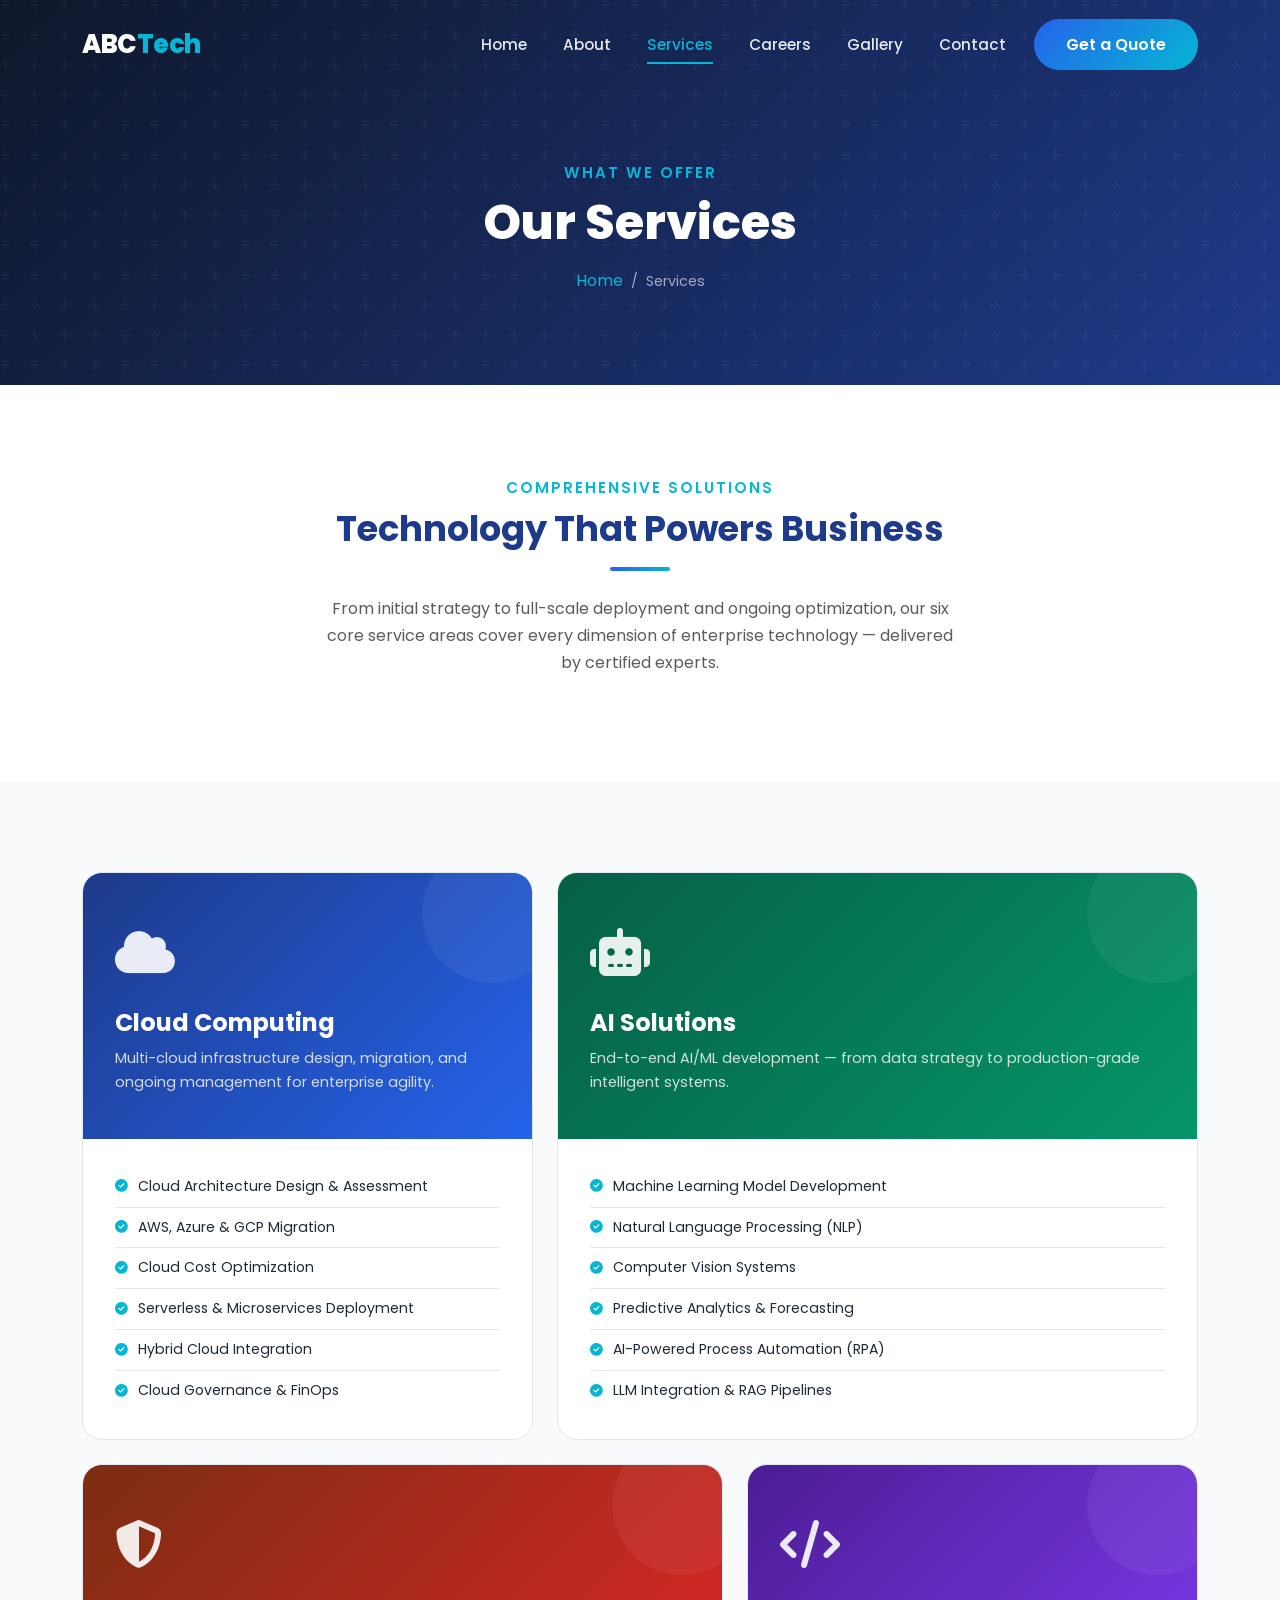
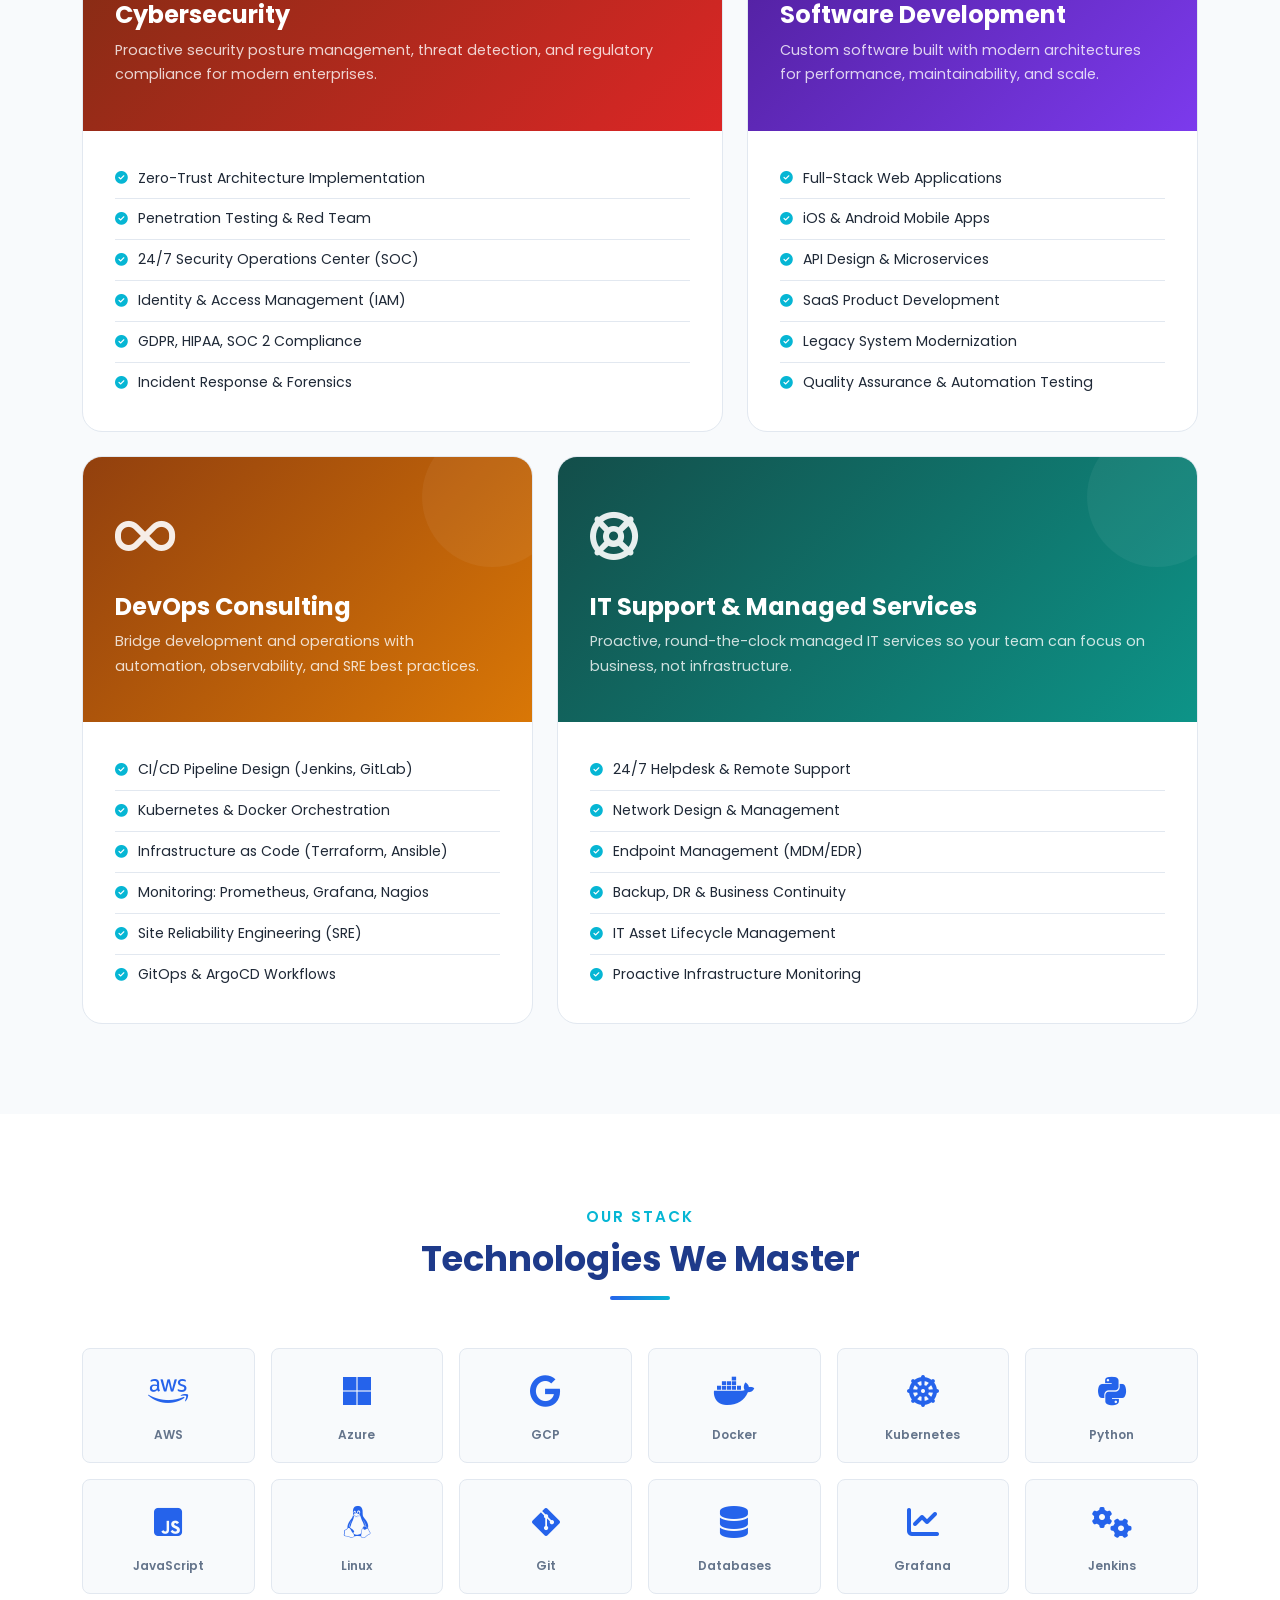
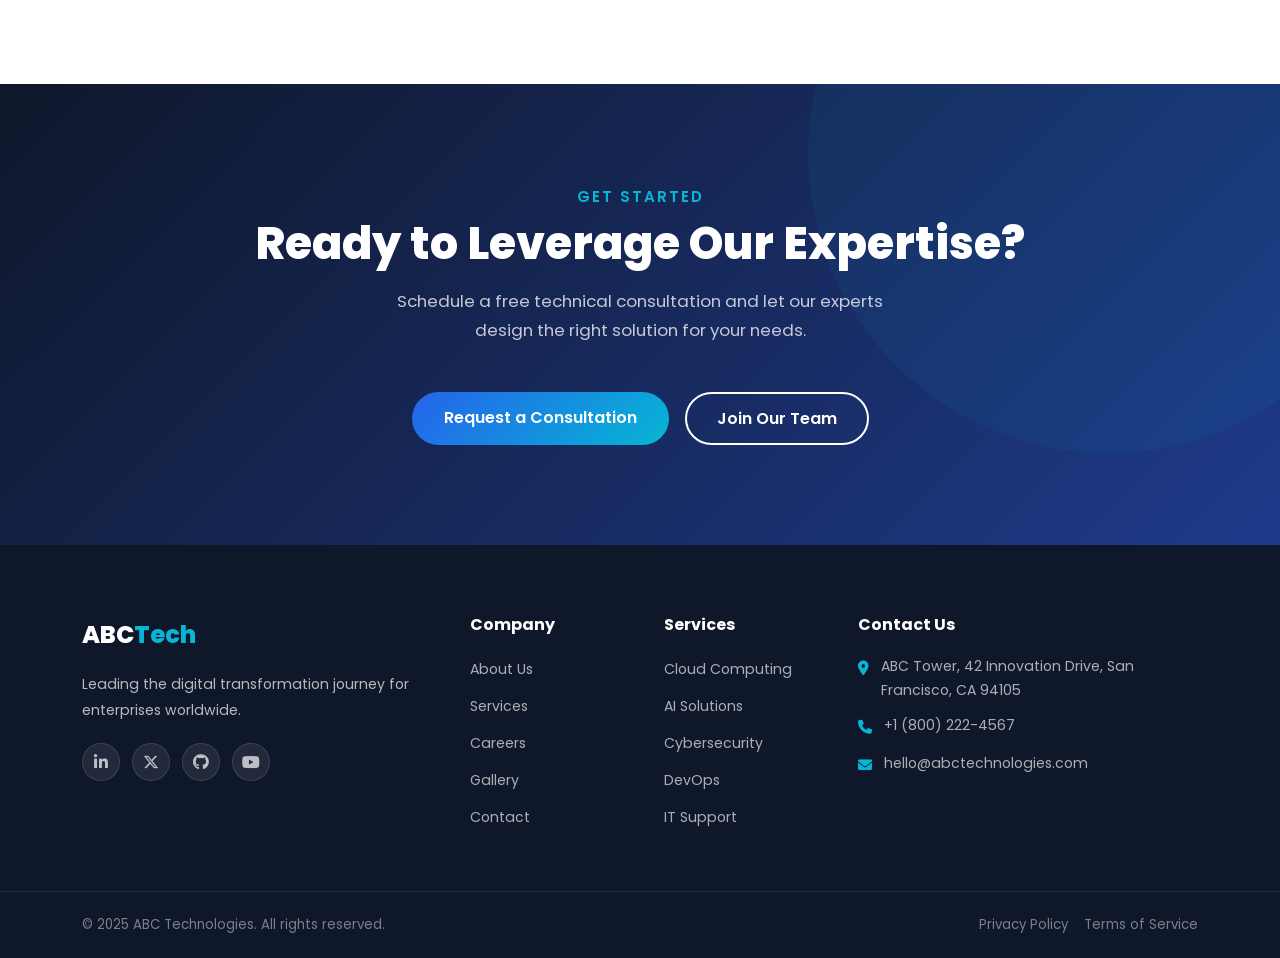
<file: website/services.html>
<!DOCTYPE html>
<html lang="en">
<head>
  <meta charset="UTF-8" />
  <meta name="viewport" content="width=device-width, initial-scale=1.0" />
  <meta name="description" content="ABC Technologies services — Cloud Computing, AI Solutions, Cybersecurity, Software Development, DevOps Consulting, and IT Support." />
  <title>Services | ABC Technologies</title>
  <link rel="stylesheet" href="https://cdn.jsdelivr.net/npm/bootstrap@5.3.2/dist/css/bootstrap.min.css" />
  <link rel="stylesheet" href="https://cdnjs.cloudflare.com/ajax/libs/font-awesome/6.5.0/css/all.min.css" />
  <link rel="stylesheet" href="https://fonts.googleapis.com/css2?family=Poppins:wght@300;400;500;600;700;800&display=swap" />
  <link rel="stylesheet" href="css/style.css" />
</head>
<body>

<div id="preloader"><div class="loader-ring"></div></div>

<!-- NAVBAR -->
<nav class="navbar navbar-expand-lg navbar-custom scrolled">
  <div class="container">
    <a class="navbar-brand" href="index.html">ABC<span>Tech</span></a>
    <button class="navbar-toggler" type="button" data-bs-toggle="collapse" data-bs-target="#navMenu">
      <span class="navbar-toggler-icon"></span>
    </button>
    <div class="collapse navbar-collapse" id="navMenu">
      <ul class="navbar-nav ms-auto align-items-lg-center gap-lg-1">
        <li class="nav-item"><a class="nav-link" href="index.html">Home</a></li>
        <li class="nav-item"><a class="nav-link" href="about.html">About</a></li>
        <li class="nav-item"><a class="nav-link active" href="services.html">Services</a></li>
        <li class="nav-item"><a class="nav-link" href="careers.html">Careers</a></li>
        <li class="nav-item"><a class="nav-link" href="gallery.html">Gallery</a></li>
        <li class="nav-item"><a class="nav-link" href="contact.html">Contact</a></li>
        <li class="nav-item ms-lg-2"><a class="btn-primary-custom" href="contact.html">Get a Quote</a></li>
      </ul>
    </div>
  </div>
</nav>

<!-- PAGE HERO -->
<section class="page-hero">
  <div class="container position-relative" style="z-index:1;">
    <div class="section-subtitle" style="color:#06B6D4;">What We Offer</div>
    <h1>Our Services</h1>
    <div class="mt-3 breadcrumb-custom">
      <a href="index.html">Home</a><span> &nbsp;/&nbsp; Services</span>
    </div>
  </div>
</section>

<!-- INTRO -->
<section class="section-padding" style="background:var(--white);">
  <div class="container text-center">
    <div class="reveal">
      <div class="section-subtitle">Comprehensive Solutions</div>
      <h2 class="section-title">Technology That Powers Business</h2>
      <div class="divider divider-center"></div>
      <p class="text-muted mx-auto" style="max-width:640px;">
        From initial strategy to full-scale deployment and ongoing optimization, our six core service
        areas cover every dimension of enterprise technology — delivered by certified experts.
      </p>
    </div>
  </div>
</section>

<!-- CLOUD COMPUTING -->
<section class="section-padding" style="background:var(--bg);" id="cloud">
  <div class="container">
    <div class="row g-4">
      <div class="col-lg-5 reveal">
        <div class="services-full-card h-100">
          <div class="card-header-custom">
            <div class="big-icon"><i class="fas fa-cloud"></i></div>
            <h4>Cloud Computing</h4>
            <p>Multi-cloud infrastructure design, migration, and ongoing management for enterprise agility.</p>
          </div>
          <div class="card-body-custom">
            <ul class="feature-list">
              <li><i class="fas fa-check-circle"></i> Cloud Architecture Design & Assessment</li>
              <li><i class="fas fa-check-circle"></i> AWS, Azure & GCP Migration</li>
              <li><i class="fas fa-check-circle"></i> Cloud Cost Optimization</li>
              <li><i class="fas fa-check-circle"></i> Serverless & Microservices Deployment</li>
              <li><i class="fas fa-check-circle"></i> Hybrid Cloud Integration</li>
              <li><i class="fas fa-check-circle"></i> Cloud Governance & FinOps</li>
            </ul>
          </div>
        </div>
      </div>
      <div class="col-lg-7 reveal delay-2">
        <div class="services-full-card h-100">
          <div class="card-header-custom" style="background:linear-gradient(135deg,#065f46,#059669);">
            <div class="big-icon"><i class="fas fa-robot"></i></div>
            <h4>AI Solutions</h4>
            <p>End-to-end AI/ML development — from data strategy to production-grade intelligent systems.</p>
          </div>
          <div class="card-body-custom">
            <ul class="feature-list">
              <li><i class="fas fa-check-circle"></i> Machine Learning Model Development</li>
              <li><i class="fas fa-check-circle"></i> Natural Language Processing (NLP)</li>
              <li><i class="fas fa-check-circle"></i> Computer Vision Systems</li>
              <li><i class="fas fa-check-circle"></i> Predictive Analytics & Forecasting</li>
              <li><i class="fas fa-check-circle"></i> AI-Powered Process Automation (RPA)</li>
              <li><i class="fas fa-check-circle"></i> LLM Integration & RAG Pipelines</li>
            </ul>
          </div>
        </div>
      </div>
      <div class="col-lg-7 reveal">
        <div class="services-full-card h-100">
          <div class="card-header-custom" style="background:linear-gradient(135deg,#7c2d12,#dc2626);">
            <div class="big-icon"><i class="fas fa-shield-halved"></i></div>
            <h4>Cybersecurity</h4>
            <p>Proactive security posture management, threat detection, and regulatory compliance for modern enterprises.</p>
          </div>
          <div class="card-body-custom">
            <ul class="feature-list">
              <li><i class="fas fa-check-circle"></i> Zero-Trust Architecture Implementation</li>
              <li><i class="fas fa-check-circle"></i> Penetration Testing & Red Team</li>
              <li><i class="fas fa-check-circle"></i> 24/7 Security Operations Center (SOC)</li>
              <li><i class="fas fa-check-circle"></i> Identity & Access Management (IAM)</li>
              <li><i class="fas fa-check-circle"></i> GDPR, HIPAA, SOC 2 Compliance</li>
              <li><i class="fas fa-check-circle"></i> Incident Response & Forensics</li>
            </ul>
          </div>
        </div>
      </div>
      <div class="col-lg-5 reveal delay-2">
        <div class="services-full-card h-100">
          <div class="card-header-custom" style="background:linear-gradient(135deg,#4c1d95,#7c3aed);">
            <div class="big-icon"><i class="fas fa-code"></i></div>
            <h4>Software Development</h4>
            <p>Custom software built with modern architectures for performance, maintainability, and scale.</p>
          </div>
          <div class="card-body-custom">
            <ul class="feature-list">
              <li><i class="fas fa-check-circle"></i> Full-Stack Web Applications</li>
              <li><i class="fas fa-check-circle"></i> iOS & Android Mobile Apps</li>
              <li><i class="fas fa-check-circle"></i> API Design & Microservices</li>
              <li><i class="fas fa-check-circle"></i> SaaS Product Development</li>
              <li><i class="fas fa-check-circle"></i> Legacy System Modernization</li>
              <li><i class="fas fa-check-circle"></i> Quality Assurance & Automation Testing</li>
            </ul>
          </div>
        </div>
      </div>
      <div class="col-lg-5 reveal">
        <div class="services-full-card h-100">
          <div class="card-header-custom" style="background:linear-gradient(135deg,#92400e,#d97706);">
            <div class="big-icon"><i class="fas fa-infinity"></i></div>
            <h4>DevOps Consulting</h4>
            <p>Bridge development and operations with automation, observability, and SRE best practices.</p>
          </div>
          <div class="card-body-custom">
            <ul class="feature-list">
              <li><i class="fas fa-check-circle"></i> CI/CD Pipeline Design (Jenkins, GitLab)</li>
              <li><i class="fas fa-check-circle"></i> Kubernetes & Docker Orchestration</li>
              <li><i class="fas fa-check-circle"></i> Infrastructure as Code (Terraform, Ansible)</li>
              <li><i class="fas fa-check-circle"></i> Monitoring: Prometheus, Grafana, Nagios</li>
              <li><i class="fas fa-check-circle"></i> Site Reliability Engineering (SRE)</li>
              <li><i class="fas fa-check-circle"></i> GitOps & ArgoCD Workflows</li>
            </ul>
          </div>
        </div>
      </div>
      <div class="col-lg-7 reveal delay-2">
        <div class="services-full-card h-100">
          <div class="card-header-custom" style="background:linear-gradient(135deg,#134e4a,#0d9488);">
            <div class="big-icon"><i class="fas fa-life-ring"></i></div>
            <h4>IT Support & Managed Services</h4>
            <p>Proactive, round-the-clock managed IT services so your team can focus on business, not infrastructure.</p>
          </div>
          <div class="card-body-custom">
            <ul class="feature-list">
              <li><i class="fas fa-check-circle"></i> 24/7 Helpdesk & Remote Support</li>
              <li><i class="fas fa-check-circle"></i> Network Design & Management</li>
              <li><i class="fas fa-check-circle"></i> Endpoint Management (MDM/EDR)</li>
              <li><i class="fas fa-check-circle"></i> Backup, DR & Business Continuity</li>
              <li><i class="fas fa-check-circle"></i> IT Asset Lifecycle Management</li>
              <li><i class="fas fa-check-circle"></i> Proactive Infrastructure Monitoring</li>
            </ul>
          </div>
        </div>
      </div>
    </div>
  </div>
</section>

<!-- TECH STACK -->
<section class="section-padding" style="background:var(--white);">
  <div class="container">
    <div class="text-center mb-5 reveal">
      <div class="section-subtitle">Our Stack</div>
      <h2 class="section-title">Technologies We Master</h2>
      <div class="divider divider-center"></div>
    </div>
    <div class="row g-3 text-center reveal">
      <div class="col-4 col-sm-3 col-lg-2">
        <div class="p-3 rounded-3" style="background:var(--bg);border:1px solid var(--light-gray);">
          <div style="font-size:2rem;color:var(--secondary);margin-bottom:6px;"><i class="fab fa-aws"></i></div>
          <div style="font-size:.75rem;color:#64748b;font-weight:600;">AWS</div>
        </div>
      </div>
      <div class="col-4 col-sm-3 col-lg-2">
        <div class="p-3 rounded-3" style="background:var(--bg);border:1px solid var(--light-gray);">
          <div style="font-size:2rem;color:var(--secondary);margin-bottom:6px;"><i class="fab fa-microsoft"></i></div>
          <div style="font-size:.75rem;color:#64748b;font-weight:600;">Azure</div>
        </div>
      </div>
      <div class="col-4 col-sm-3 col-lg-2">
        <div class="p-3 rounded-3" style="background:var(--bg);border:1px solid var(--light-gray);">
          <div style="font-size:2rem;color:var(--secondary);margin-bottom:6px;"><i class="fab fa-google"></i></div>
          <div style="font-size:.75rem;color:#64748b;font-weight:600;">GCP</div>
        </div>
      </div>
      <div class="col-4 col-sm-3 col-lg-2">
        <div class="p-3 rounded-3" style="background:var(--bg);border:1px solid var(--light-gray);">
          <div style="font-size:2rem;color:var(--secondary);margin-bottom:6px;"><i class="fab fa-docker"></i></div>
          <div style="font-size:.75rem;color:#64748b;font-weight:600;">Docker</div>
        </div>
      </div>
      <div class="col-4 col-sm-3 col-lg-2">
        <div class="p-3 rounded-3" style="background:var(--bg);border:1px solid var(--light-gray);">
          <div style="font-size:2rem;color:var(--secondary);margin-bottom:6px;"><i class="fas fa-dharmachakra"></i></div>
          <div style="font-size:.75rem;color:#64748b;font-weight:600;">Kubernetes</div>
        </div>
      </div>
      <div class="col-4 col-sm-3 col-lg-2">
        <div class="p-3 rounded-3" style="background:var(--bg);border:1px solid var(--light-gray);">
          <div style="font-size:2rem;color:var(--secondary);margin-bottom:6px;"><i class="fab fa-python"></i></div>
          <div style="font-size:.75rem;color:#64748b;font-weight:600;">Python</div>
        </div>
      </div>
      <div class="col-4 col-sm-3 col-lg-2">
        <div class="p-3 rounded-3" style="background:var(--bg);border:1px solid var(--light-gray);">
          <div style="font-size:2rem;color:var(--secondary);margin-bottom:6px;"><i class="fab fa-js-square"></i></div>
          <div style="font-size:.75rem;color:#64748b;font-weight:600;">JavaScript</div>
        </div>
      </div>
      <div class="col-4 col-sm-3 col-lg-2">
        <div class="p-3 rounded-3" style="background:var(--bg);border:1px solid var(--light-gray);">
          <div style="font-size:2rem;color:var(--secondary);margin-bottom:6px;"><i class="fab fa-linux"></i></div>
          <div style="font-size:.75rem;color:#64748b;font-weight:600;">Linux</div>
        </div>
      </div>
      <div class="col-4 col-sm-3 col-lg-2">
        <div class="p-3 rounded-3" style="background:var(--bg);border:1px solid var(--light-gray);">
          <div style="font-size:2rem;color:var(--secondary);margin-bottom:6px;"><i class="fab fa-git-alt"></i></div>
          <div style="font-size:.75rem;color:#64748b;font-weight:600;">Git</div>
        </div>
      </div>
      <div class="col-4 col-sm-3 col-lg-2">
        <div class="p-3 rounded-3" style="background:var(--bg);border:1px solid var(--light-gray);">
          <div style="font-size:2rem;color:var(--secondary);margin-bottom:6px;"><i class="fas fa-database"></i></div>
          <div style="font-size:.75rem;color:#64748b;font-weight:600;">Databases</div>
        </div>
      </div>
      <div class="col-4 col-sm-3 col-lg-2">
        <div class="p-3 rounded-3" style="background:var(--bg);border:1px solid var(--light-gray);">
          <div style="font-size:2rem;color:var(--secondary);margin-bottom:6px;"><i class="fas fa-chart-line"></i></div>
          <div style="font-size:.75rem;color:#64748b;font-weight:600;">Grafana</div>
        </div>
      </div>
      <div class="col-4 col-sm-3 col-lg-2">
        <div class="p-3 rounded-3" style="background:var(--bg);border:1px solid var(--light-gray);">
          <div style="font-size:2rem;color:var(--secondary);margin-bottom:6px;"><i class="fas fa-cogs"></i></div>
          <div style="font-size:.75rem;color:#64748b;font-weight:600;">Jenkins</div>
        </div>
      </div>
    </div>
  </div>
</section>

<!-- CTA -->
<section class="cta-section">
  <div class="container text-center position-relative" style="z-index:1;">
    <div class="reveal">
      <div class="section-subtitle" style="color:#06B6D4;">Get Started</div>
      <h2 class="mb-3">Ready to Leverage Our Expertise?</h2>
      <p class="mx-auto mb-5" style="max-width:540px;color:rgba(255,255,255,0.75);">
        Schedule a free technical consultation and let our experts design the right solution for your needs.
      </p>
      <div class="d-flex flex-wrap gap-3 justify-content-center">
        <a href="contact.html" class="btn-primary-custom">Request a Consultation</a>
        <a href="careers.html" class="btn-outline-custom">Join Our Team</a>
      </div>
    </div>
  </div>
</section>

<!-- FOOTER -->
<footer class="footer">
  <div class="container">
    <div class="row g-5">
      <div class="col-lg-4 col-md-6">
        <a class="footer-brand" href="index.html">ABC<span>Tech</span></a>
        <p class="mt-3">Leading the digital transformation journey for enterprises worldwide.</p>
        <div class="social-links">
          <a href="#" aria-label="LinkedIn"><i class="fab fa-linkedin-in"></i></a>
          <a href="#" aria-label="Twitter"><i class="fab fa-x-twitter"></i></a>
          <a href="#" aria-label="GitHub"><i class="fab fa-github"></i></a>
          <a href="#" aria-label="YouTube"><i class="fab fa-youtube"></i></a>
        </div>
      </div>
      <div class="col-lg-2 col-md-6 col-6">
        <h6>Company</h6>
        <ul class="footer-links">
          <li><a href="about.html">About Us</a></li>
          <li><a href="services.html">Services</a></li>
          <li><a href="careers.html">Careers</a></li>
          <li><a href="gallery.html">Gallery</a></li>
          <li><a href="contact.html">Contact</a></li>
        </ul>
      </div>
      <div class="col-lg-2 col-md-6 col-6">
        <h6>Services</h6>
        <ul class="footer-links">
          <li><a href="#cloud">Cloud Computing</a></li>
          <li><a href="services.html">AI Solutions</a></li>
          <li><a href="services.html">Cybersecurity</a></li>
          <li><a href="services.html">DevOps</a></li>
          <li><a href="services.html">IT Support</a></li>
        </ul>
      </div>
      <div class="col-lg-4 col-md-6">
        <h6>Contact Us</h6>
        <ul class="footer-contact">
          <li><span class="icon"><i class="fas fa-location-dot"></i></span><span>ABC Tower, 42 Innovation Drive, San Francisco, CA 94105</span></li>
          <li><span class="icon"><i class="fas fa-phone"></i></span><span>+1 (800) 222-4567</span></li>
          <li><span class="icon"><i class="fas fa-envelope"></i></span><span>hello@abctechnologies.com</span></li>
        </ul>
      </div>
    </div>
  </div>
  <div class="footer-bottom">
    <div class="container d-flex flex-wrap justify-content-between align-items-center gap-2">
      <span>&copy; 2025 ABC Technologies. All rights reserved.</span>
      <span><a href="#" style="color:inherit;margin-right:16px;">Privacy Policy</a><a href="#" style="color:inherit;">Terms of Service</a></span>
    </div>
  </div>
</footer>

<button id="backToTop" aria-label="Back to top"><i class="fas fa-arrow-up"></i></button>
<script src="https://cdn.jsdelivr.net/npm/bootstrap@5.3.2/dist/js/bootstrap.bundle.min.js"></script>
<script src="js/script.js"></script>
</body>
</html>
</file>
<file: website/css/style.css>
/* =========================================================
   ABC Technologies - Main Stylesheet
   Author: ABC Technologies Design Team
   ========================================================= */

/* ---------- CSS Variables ---------- */
:root {
  --primary:    #1E3A8A;
  --secondary:  #2563EB;
  --accent:     #06B6D4;
  --bg:         #F8FAFC;
  --text:       #1F2937;
  --white:      #FFFFFF;
  --light-gray: #E2E8F0;
  --dark:       #0F172A;
  --transition: 0.35s ease;
}

/* ---------- Base ---------- */
*,
*::before,
*::after { box-sizing: border-box; margin: 0; padding: 0; }

html { scroll-behavior: smooth; }

body {
  font-family: 'Poppins', sans-serif;
  background: var(--bg);
  color: var(--text);
  line-height: 1.7;
  overflow-x: hidden;
}

a { text-decoration: none; color: inherit; transition: color var(--transition); }
img { max-width: 100%; height: auto; display: block; }
ul { list-style: none; padding: 0; margin: 0; }

.section-padding { padding: 90px 0; }
.section-title { font-size: 2.2rem; font-weight: 700; color: var(--primary); }
.section-subtitle { color: var(--accent); font-size: 0.95rem; font-weight: 600; letter-spacing: 2px; text-transform: uppercase; margin-bottom: 8px; }
.divider { width: 60px; height: 4px; background: linear-gradient(90deg, var(--secondary), var(--accent)); border-radius: 4px; margin: 16px 0 24px; }
.divider-center { margin-left: auto; margin-right: auto; }

/* ---------- Buttons ---------- */
.btn-primary-custom {
  background: linear-gradient(135deg, var(--secondary), var(--accent));
  color: var(--white);
  padding: 12px 32px;
  border-radius: 50px;
  font-weight: 600;
  border: none;
  transition: transform var(--transition), box-shadow var(--transition);
  display: inline-block;
}
.btn-primary-custom:hover {
  transform: translateY(-3px);
  box-shadow: 0 10px 30px rgba(37,99,235,0.4);
  color: var(--white);
}

.btn-outline-custom {
  border: 2px solid var(--white);
  color: var(--white);
  padding: 11px 30px;
  border-radius: 50px;
  font-weight: 600;
  transition: all var(--transition);
  display: inline-block;
}
.btn-outline-custom:hover {
  background: var(--white);
  color: var(--secondary);
}

/* ---------- Navbar ---------- */
.navbar-custom {
  background: transparent;
  padding: 18px 0;
  transition: all 0.4s ease;
  position: fixed;
  width: 100%;
  top: 0;
  z-index: 1000;
}
.navbar-custom.scrolled {
  background: var(--dark);
  padding: 12px 0;
  box-shadow: 0 4px 20px rgba(0,0,0,0.3);
}
.navbar-custom .navbar-brand {
  font-size: 1.6rem;
  font-weight: 800;
  color: var(--white) !important;
  letter-spacing: -0.5px;
}
.navbar-custom .navbar-brand span { color: var(--accent); }
.navbar-custom .nav-link {
  color: rgba(255,255,255,0.9) !important;
  font-weight: 500;
  font-size: 0.95rem;
  padding: 8px 16px !important;
  transition: color var(--transition);
  position: relative;
}
.navbar-custom .nav-link::after {
  content: '';
  position: absolute;
  bottom: 2px; left: 16px; right: 16px;
  height: 2px;
  background: var(--accent);
  transform: scaleX(0);
  transition: transform var(--transition);
}
.navbar-custom .nav-link:hover::after,
.navbar-custom .nav-link.active::after { transform: scaleX(1); }
.navbar-custom .nav-link:hover,
.navbar-custom .nav-link.active { color: var(--accent) !important; }
.navbar-toggler { border-color: rgba(255,255,255,0.5); }
.navbar-toggler-icon {
  background-image: url("data:image/svg+xml,%3csvg xmlns='http://www.w3.org/2000/svg' viewBox='0 0 30 30'%3e%3cpath stroke='rgba(255,255,255,0.9)' stroke-linecap='round' stroke-miterlimit='10' stroke-width='2' d='M4 7h22M4 15h22M4 23h22'/%3e%3c/svg%3e");
}

/* ---------- Hero ---------- */
.hero-section {
  min-height: 100vh;
  background: linear-gradient(135deg, var(--dark) 0%, var(--primary) 50%, #1e4fc2 100%);
  display: flex;
  align-items: center;
  position: relative;
  overflow: hidden;
}
.hero-section::before {
  content: '';
  position: absolute;
  inset: 0;
  background: url("data:image/svg+xml,%3Csvg width='60' height='60' viewBox='0 0 60 60' xmlns='http://www.w3.org/2000/svg'%3E%3Cg fill='none' fill-rule='evenodd'%3E%3Cg fill='%23ffffff' fill-opacity='0.03'%3E%3Cpath d='M36 34v-4h-2v4h-4v2h4v4h2v-4h4v-2h-4zm0-30V0h-2v4h-4v2h4v4h2V6h4V4h-4zM6 34v-4H4v4H0v2h4v4h2v-4h4v-2H6zM6 4V0H4v4H0v2h4v4h2V6h4V4H6z'/%3E%3C/g%3E%3C/g%3E%3C/svg%3E");
}
.hero-section .hero-tag {
  display: inline-block;
  background: rgba(6,182,212,0.2);
  border: 1px solid var(--accent);
  color: var(--accent);
  padding: 6px 20px;
  border-radius: 50px;
  font-size: 0.85rem;
  font-weight: 600;
  letter-spacing: 2px;
  margin-bottom: 20px;
}
.hero-section h1 {
  font-size: clamp(2.2rem, 5vw, 3.8rem);
  font-weight: 800;
  color: var(--white);
  line-height: 1.15;
}
.hero-section h1 span { color: var(--accent); }
.hero-section p { color: rgba(255,255,255,0.8); font-size: 1.1rem; max-width: 560px; }
.hero-graphic {
  position: relative;
  display: flex;
  justify-content: center;
  align-items: center;
}
.hero-circle {
  width: 420px; height: 420px;
  border-radius: 50%;
  background: rgba(6,182,212,0.08);
  border: 1px solid rgba(6,182,212,0.2);
  display: flex; align-items: center; justify-content: center;
  animation: pulse-ring 3s ease-in-out infinite;
}
.hero-circle-inner {
  width: 300px; height: 300px;
  border-radius: 50%;
  background: rgba(37,99,235,0.15);
  border: 1px solid rgba(37,99,235,0.3);
  display: flex; align-items: center; justify-content: center;
}
.hero-icon-grid {
  display: grid;
  grid-template-columns: repeat(2,1fr);
  gap: 16px;
}
.hero-icon-box {
  width: 80px; height: 80px;
  background: rgba(255,255,255,0.08);
  border: 1px solid rgba(255,255,255,0.15);
  border-radius: 16px;
  display: flex; align-items: center; justify-content: center;
  font-size: 1.8rem;
  color: var(--accent);
  backdrop-filter: blur(4px);
  transition: transform var(--transition);
}
.hero-icon-box:hover { transform: scale(1.1); }
.hero-scroll-btn {
  position: absolute;
  bottom: 32px; left: 50%;
  transform: translateX(-50%);
  color: rgba(255,255,255,0.6);
  font-size: 1.5rem;
  animation: bounce 2s infinite;
  cursor: pointer;
}

/* ---------- Intro ---------- */
.intro-section { background: var(--white); }
.intro-card {
  background: var(--bg);
  border-radius: 16px;
  padding: 36px 28px;
  text-align: center;
  border: 1px solid var(--light-gray);
  transition: all var(--transition);
  height: 100%;
}
.intro-card:hover {
  transform: translateY(-8px);
  box-shadow: 0 20px 50px rgba(30,58,138,0.12);
  border-color: var(--accent);
}
.intro-card .icon-wrap {
  width: 72px; height: 72px;
  border-radius: 50%;
  background: linear-gradient(135deg, var(--secondary), var(--accent));
  display: flex; align-items: center; justify-content: center;
  font-size: 1.8rem;
  color: var(--white);
  margin: 0 auto 20px;
}
.intro-card h5 { font-weight: 700; color: var(--primary); }

/* ---------- Why Choose Us ---------- */
.why-section { background: var(--bg); }
.why-img-wrap { position: relative; }
.why-img-wrap img {
  border-radius: 20px;
  width: 100%;
  height: 480px;
  object-fit: cover;
  background: linear-gradient(135deg, var(--primary), var(--secondary));
}
.why-img-placeholder {
  width: 100%; height: 480px;
  border-radius: 20px;
  background: linear-gradient(135deg, var(--primary) 0%, var(--secondary) 50%, var(--accent) 100%);
  display: flex; flex-direction: column;
  align-items: center; justify-content: center;
  color: var(--white); font-size: 4rem;
  position: relative;
  overflow: hidden;
}
.why-img-placeholder::before {
  content: '';
  position: absolute; inset: 0;
  background: url("data:image/svg+xml,%3Csvg width='40' height='40' viewBox='0 0 40 40' xmlns='http://www.w3.org/2000/svg'%3E%3Cg fill='%23ffffff' fill-opacity='0.05'%3E%3Ccircle cx='20' cy='20' r='3'/%3E%3C/g%3E%3C/svg%3E");
}
.why-badge {
  position: absolute;
  bottom: -20px; right: -20px;
  background: var(--white);
  border-radius: 16px;
  padding: 20px 24px;
  box-shadow: 0 20px 50px rgba(0,0,0,0.12);
  text-align: center;
}
.why-badge .num { font-size: 2.5rem; font-weight: 800; color: var(--secondary); line-height: 1; }
.why-badge span { font-size: 0.8rem; color: var(--text); font-weight: 500; }
.why-list li {
  display: flex;
  align-items: flex-start;
  gap: 14px;
  padding: 14px 0;
  border-bottom: 1px solid var(--light-gray);
}
.why-list li:last-child { border-bottom: none; }
.why-list .check-icon {
  width: 36px; height: 36px; min-width: 36px;
  border-radius: 50%;
  background: rgba(6,182,212,0.1);
  display: flex; align-items: center; justify-content: center;
  color: var(--accent);
  font-size: 0.9rem;
}
.why-list h6 { font-weight: 700; margin-bottom: 2px; color: var(--primary); }
.why-list p { font-size: 0.88rem; color: #64748b; margin: 0; }

/* ---------- Services Preview ---------- */
.services-preview { background: var(--white); }
.service-card {
  background: var(--bg);
  border: 1px solid var(--light-gray);
  border-radius: 16px;
  padding: 32px 24px;
  transition: all var(--transition);
  height: 100%;
  position: relative;
  overflow: hidden;
}
.service-card::before {
  content: '';
  position: absolute;
  top: 0; left: 0; right: 0;
  height: 4px;
  background: linear-gradient(90deg, var(--secondary), var(--accent));
  transform: scaleX(0);
  transform-origin: left;
  transition: transform var(--transition);
}
.service-card:hover::before { transform: scaleX(1); }
.service-card:hover {
  transform: translateY(-8px);
  box-shadow: 0 20px 50px rgba(30,58,138,0.1);
}
.service-card .s-icon {
  width: 64px; height: 64px;
  border-radius: 14px;
  background: linear-gradient(135deg, rgba(30,58,138,0.1), rgba(6,182,212,0.1));
  display: flex; align-items: center; justify-content: center;
  font-size: 1.6rem;
  color: var(--secondary);
  margin-bottom: 20px;
}
.service-card h5 { font-weight: 700; color: var(--primary); margin-bottom: 10px; }
.service-card p { font-size: 0.88rem; color: #64748b; }
.service-card .learn-more {
  color: var(--secondary);
  font-weight: 600;
  font-size: 0.88rem;
  margin-top: 16px;
  display: inline-flex;
  align-items: center;
  gap: 6px;
  transition: gap var(--transition);
}
.service-card:hover .learn-more { gap: 10px; }

/* ---------- Stats ---------- */
.stats-section {
  background: linear-gradient(135deg, var(--primary), var(--secondary));
  padding: 80px 0;
  position: relative;
  overflow: hidden;
}
.stats-section::before {
  content: '';
  position: absolute; inset: 0;
  background: url("data:image/svg+xml,%3Csvg width='80' height='80' viewBox='0 0 80 80' xmlns='http://www.w3.org/2000/svg'%3E%3Cg fill='none'%3E%3Ccircle cx='40' cy='40' r='1' fill='%23ffffff' fill-opacity='0.06'/%3E%3C/g%3E%3C/svg%3E");
}
.stat-box { text-align: center; position: relative; z-index: 1; }
.stat-box .counter {
  font-size: clamp(2.4rem, 5vw, 3.5rem);
  font-weight: 800;
  color: var(--white);
  line-height: 1;
}
.stat-box .counter-suffix { color: var(--accent); }
.stat-box p { color: rgba(255,255,255,0.8); font-size: 0.95rem; margin-top: 6px; }
.stat-divider {
  width: 1px;
  background: rgba(255,255,255,0.2);
  height: 80px;
  margin: auto;
}

/* ---------- Testimonials ---------- */
.testimonials-section { background: var(--bg); }
.testimonial-card {
  background: var(--white);
  border-radius: 16px;
  padding: 36px 28px;
  border: 1px solid var(--light-gray);
  position: relative;
  transition: all var(--transition);
  height: 100%;
}
.testimonial-card:hover {
  box-shadow: 0 16px 40px rgba(30,58,138,0.1);
  transform: translateY(-4px);
}
.testimonial-card .quote-icon {
  font-size: 3rem;
  color: rgba(6,182,212,0.2);
  line-height: 1;
  margin-bottom: 16px;
}
.testimonial-card p { font-size: 0.95rem; color: #475569; font-style: italic; }
.testimonial-card .author { display: flex; align-items: center; gap: 14px; margin-top: 24px; }
.testimonial-card .author-avatar {
  width: 52px; height: 52px;
  border-radius: 50%;
  background: linear-gradient(135deg, var(--secondary), var(--accent));
  display: flex; align-items: center; justify-content: center;
  color: var(--white);
  font-size: 1.3rem;
  font-weight: 700;
}
.testimonial-card .author-name { font-weight: 700; color: var(--primary); font-size: 0.95rem; }
.testimonial-card .author-role { font-size: 0.8rem; color: #94a3b8; }
.stars { color: #F59E0B; font-size: 0.85rem; margin-bottom: 12px; }

/* ---------- CTA ---------- */
.cta-section {
  background: linear-gradient(135deg, var(--dark), var(--primary));
  padding: 100px 0;
  position: relative;
  overflow: hidden;
}
.cta-section::before {
  content: '';
  position: absolute; top: -50%; right: -10%;
  width: 600px; height: 600px;
  border-radius: 50%;
  background: rgba(6,182,212,0.06);
  pointer-events: none;
}
.cta-section h2 { font-size: clamp(1.8rem, 4vw, 2.8rem); font-weight: 800; color: var(--white); }
.cta-section p { color: rgba(255,255,255,0.75); font-size: 1.05rem; }

/* ---------- Footer ---------- */
.footer {
  background: var(--dark);
  padding: 70px 0 0;
  color: rgba(255,255,255,0.7);
}
.footer .footer-brand { font-size: 1.5rem; font-weight: 800; color: var(--white); }
.footer .footer-brand span { color: var(--accent); }
.footer p { font-size: 0.88rem; line-height: 1.8; }
.footer h6 { color: var(--white); font-weight: 700; margin-bottom: 20px; font-size: 1rem; }
.footer-links li { margin-bottom: 10px; }
.footer-links a {
  color: rgba(255,255,255,0.65);
  font-size: 0.88rem;
  transition: color var(--transition), padding-left var(--transition);
}
.footer-links a:hover { color: var(--accent); padding-left: 6px; }
.footer-contact li {
  display: flex; align-items: flex-start;
  gap: 12px;
  font-size: 0.88rem;
  margin-bottom: 12px;
  color: rgba(255,255,255,0.65);
}
.footer-contact .icon { color: var(--accent); margin-top: 2px; }
.social-links { display: flex; gap: 12px; margin-top: 20px; }
.social-links a {
  width: 38px; height: 38px;
  border-radius: 50%;
  background: rgba(255,255,255,0.08);
  border: 1px solid rgba(255,255,255,0.12);
  display: flex; align-items: center; justify-content: center;
  color: rgba(255,255,255,0.7);
  transition: all var(--transition);
}
.social-links a:hover {
  background: var(--accent);
  border-color: var(--accent);
  color: var(--white);
  transform: translateY(-3px);
}
.footer-bottom {
  border-top: 1px solid rgba(255,255,255,0.08);
  padding: 22px 0;
  margin-top: 50px;
  font-size: 0.83rem;
  color: rgba(255,255,255,0.45);
}

/* ---------- Page Hero (inner pages) ---------- */
.page-hero {
  background: linear-gradient(135deg, var(--dark), var(--primary));
  padding: 160px 0 90px;
  text-align: center;
  position: relative;
  overflow: hidden;
}
.page-hero::before {
  content: '';
  position: absolute; inset: 0;
  background: url("data:image/svg+xml,%3Csvg width='60' height='60' viewBox='0 0 60 60' xmlns='http://www.w3.org/2000/svg'%3E%3Cg fill='none' fill-rule='evenodd'%3E%3Cg fill='%23ffffff' fill-opacity='0.03'%3E%3Cpath d='M36 34v-4h-2v4h-4v2h4v4h2v-4h4v-2h-4zm0-30V0h-2v4h-4v2h4v4h2V6h4V4h-4zM6 34v-4H4v4H0v2h4v4h2v-4h4v-2H6zM6 4V0H4v4H0v2h4v4h2V6h4V4H6z'/%3E%3C/g%3E%3C/g%3E%3C/svg%3E");
}
.page-hero h1 { font-size: clamp(2rem, 5vw, 3rem); font-weight: 800; color: var(--white); }
.page-hero .breadcrumb-custom a { color: var(--accent); }
.page-hero .breadcrumb-custom span { color: rgba(255,255,255,0.6); font-size: 0.9rem; }

/* ---------- About Page ---------- */
.story-section { background: var(--white); }
.story-section .story-img {
  border-radius: 20px;
  width: 100%; height: 420px;
  background: linear-gradient(135deg, var(--primary), var(--accent));
  display: flex; align-items: center; justify-content: center;
  font-size: 5rem; color: rgba(255,255,255,0.3);
}
.value-card {
  background: var(--bg);
  border: 1px solid var(--light-gray);
  border-radius: 14px;
  padding: 28px 22px;
  text-align: center;
  transition: all var(--transition);
  height: 100%;
}
.value-card:hover {
  transform: translateY(-6px);
  border-color: var(--accent);
  box-shadow: 0 12px 30px rgba(6,182,212,0.12);
}
.value-card .v-icon {
  width: 60px; height: 60px;
  border-radius: 50%;
  background: linear-gradient(135deg, var(--secondary), var(--accent));
  display: flex; align-items: center; justify-content: center;
  font-size: 1.4rem; color: var(--white);
  margin: 0 auto 16px;
}
.value-card h6 { font-weight: 700; color: var(--primary); }

.team-card {
  background: var(--white);
  border-radius: 16px;
  overflow: hidden;
  border: 1px solid var(--light-gray);
  transition: all var(--transition);
  text-align: center;
}
.team-card:hover {
  transform: translateY(-8px);
  box-shadow: 0 20px 50px rgba(30,58,138,0.12);
}
.team-card .team-img {
  width: 100%; height: 240px;
  background: linear-gradient(135deg, var(--primary), var(--secondary));
  display: flex; align-items: center; justify-content: center;
  font-size: 4rem; color: rgba(255,255,255,0.5);
  position: relative;
}
.team-card .team-body { padding: 24px 20px; }
.team-card h6 { font-weight: 700; color: var(--primary); margin-bottom: 4px; }
.team-card .role { font-size: 0.83rem; color: var(--accent); font-weight: 600; margin-bottom: 12px; }
.team-card p { font-size: 0.83rem; color: #64748b; }
.team-socials { display: flex; justify-content: center; gap: 10px; margin-top: 14px; }
.team-socials a {
  width: 32px; height: 32px;
  border-radius: 50%;
  background: var(--bg);
  border: 1px solid var(--light-gray);
  display: flex; align-items: center; justify-content: center;
  color: var(--secondary); font-size: 0.8rem;
  transition: all var(--transition);
}
.team-socials a:hover { background: var(--secondary); color: var(--white); border-color: var(--secondary); }

/* Timeline */
.timeline { position: relative; padding: 20px 0; }
.timeline::before {
  content: '';
  position: absolute;
  left: 50%; top: 0; bottom: 0;
  width: 2px;
  background: var(--light-gray);
  transform: translateX(-50%);
}
.timeline-item { position: relative; margin-bottom: 50px; }
.timeline-item:last-child { margin-bottom: 0; }
.timeline-content {
  background: var(--white);
  border: 1px solid var(--light-gray);
  border-radius: 14px;
  padding: 24px 28px;
  width: 45%;
  position: relative;
  transition: all var(--transition);
}
.timeline-content:hover {
  box-shadow: 0 10px 30px rgba(30,58,138,0.1);
  border-color: var(--accent);
}
.timeline-item:nth-child(odd) .timeline-content { margin-left: 55%; }
.timeline-item:nth-child(even) .timeline-content { margin-left: 0; }
.timeline-dot {
  position: absolute;
  left: 50%; top: 28px;
  transform: translateX(-50%);
  width: 16px; height: 16px;
  border-radius: 50%;
  background: var(--accent);
  border: 3px solid var(--white);
  box-shadow: 0 0 0 3px var(--accent);
  z-index: 1;
}
.timeline-year {
  font-size: 0.8rem;
  font-weight: 700;
  color: var(--accent);
  letter-spacing: 1px;
  margin-bottom: 6px;
}
.timeline-content h6 { font-weight: 700; color: var(--primary); }
.timeline-content p { font-size: 0.85rem; color: #64748b; margin: 0; }

/* ---------- Services Page ---------- */
.services-full-card {
  background: var(--white);
  border: 1px solid var(--light-gray);
  border-radius: 20px;
  overflow: hidden;
  transition: all var(--transition);
  height: 100%;
}
.services-full-card:hover {
  transform: translateY(-8px);
  box-shadow: 0 24px 60px rgba(30,58,138,0.12);
}
.services-full-card .card-header-custom {
  padding: 40px 32px 28px;
  background: linear-gradient(135deg, var(--primary), var(--secondary));
  position: relative;
  overflow: hidden;
}
.services-full-card .card-header-custom::before {
  content: '';
  position: absolute; right: -30px; top: -30px;
  width: 140px; height: 140px;
  border-radius: 50%;
  background: rgba(255,255,255,0.05);
}
.services-full-card .big-icon {
  font-size: 3rem;
  color: rgba(255,255,255,0.9);
  margin-bottom: 14px;
}
.services-full-card .card-header-custom h4 { font-weight: 700; color: var(--white); }
.services-full-card .card-header-custom p { color: rgba(255,255,255,0.8); font-size: 0.9rem; }
.services-full-card .card-body-custom { padding: 28px 32px; }
.feature-list li {
  display: flex; align-items: center; gap: 10px;
  padding: 8px 0;
  border-bottom: 1px solid var(--light-gray);
  font-size: 0.88rem;
  color: var(--text);
}
.feature-list li:last-child { border-bottom: none; }
.feature-list li i { color: var(--accent); font-size: 0.8rem; }

/* ---------- Careers Page ---------- */
.benefit-card {
  background: var(--white);
  border-radius: 14px;
  padding: 28px 22px;
  border: 1px solid var(--light-gray);
  text-align: center;
  transition: all var(--transition);
  height: 100%;
}
.benefit-card:hover {
  transform: translateY(-6px);
  border-color: var(--secondary);
  box-shadow: 0 12px 30px rgba(37,99,235,0.1);
}
.benefit-card .b-icon {
  width: 64px; height: 64px;
  border-radius: 16px;
  background: linear-gradient(135deg, rgba(30,58,138,0.08), rgba(6,182,212,0.08));
  display: flex; align-items: center; justify-content: center;
  font-size: 1.5rem; color: var(--secondary);
  margin: 0 auto 16px;
}
.benefit-card h6 { font-weight: 700; color: var(--primary); }
.benefit-card p { font-size: 0.84rem; color: #64748b; margin: 0; }

.job-card {
  background: var(--white);
  border: 1px solid var(--light-gray);
  border-radius: 14px;
  padding: 28px;
  transition: all var(--transition);
  cursor: pointer;
}
.job-card:hover {
  border-color: var(--secondary);
  box-shadow: 0 8px 30px rgba(37,99,235,0.1);
  transform: translateX(4px);
}
.job-badge {
  display: inline-block;
  padding: 3px 12px;
  border-radius: 50px;
  font-size: 0.75rem;
  font-weight: 600;
}
.badge-full { background: rgba(6,182,212,0.1); color: var(--accent); }
.badge-remote { background: rgba(37,99,235,0.1); color: var(--secondary); }
.badge-hybrid { background: rgba(30,58,138,0.1); color: var(--primary); }
.job-meta { display: flex; gap: 20px; margin-top: 10px; }
.job-meta span { font-size: 0.82rem; color: #64748b; display: flex; align-items: center; gap: 5px; }

.process-step {
  text-align: center;
  position: relative;
  padding: 0 16px;
}
.process-step:not(:last-child)::after {
  content: '';
  position: absolute;
  top: 40px; right: -30%;
  width: 60%; height: 2px;
  background: var(--light-gray);
}
.step-num {
  width: 80px; height: 80px;
  border-radius: 50%;
  background: linear-gradient(135deg, var(--secondary), var(--accent));
  color: var(--white);
  font-size: 1.5rem;
  font-weight: 800;
  display: flex; align-items: center; justify-content: center;
  margin: 0 auto 20px;
  position: relative;
  z-index: 1;
  box-shadow: 0 8px 24px rgba(37,99,235,0.3);
}
.process-step h6 { font-weight: 700; color: var(--primary); }
.process-step p { font-size: 0.84rem; color: #64748b; }

/* ---------- Gallery Page ---------- */
.gallery-filter { display: flex; flex-wrap: wrap; gap: 10px; justify-content: center; margin-bottom: 40px; }
.filter-btn {
  padding: 8px 24px;
  border-radius: 50px;
  border: 1px solid var(--light-gray);
  background: var(--white);
  color: var(--text);
  font-size: 0.88rem;
  font-weight: 500;
  cursor: pointer;
  transition: all var(--transition);
}
.filter-btn.active,
.filter-btn:hover {
  background: var(--secondary);
  color: var(--white);
  border-color: var(--secondary);
}
.gallery-grid { columns: 3; column-gap: 20px; }
.gallery-item {
  break-inside: avoid;
  margin-bottom: 20px;
  border-radius: 14px;
  overflow: hidden;
  position: relative;
  cursor: pointer;
}
.gallery-placeholder {
  width: 100%;
  border-radius: 14px;
  display: flex; align-items: center; justify-content: center;
  font-size: 2.5rem;
  color: rgba(255,255,255,0.7);
  position: relative;
  overflow: hidden;
  transition: transform var(--transition);
}
.gallery-placeholder::after {
  content: attr(data-label);
  position: absolute;
  bottom: 0; left: 0; right: 0;
  background: linear-gradient(transparent, rgba(0,0,0,0.6));
  color: var(--white);
  font-size: 0.82rem;
  font-weight: 600;
  padding: 30px 16px 14px;
  opacity: 0;
  transition: opacity var(--transition);
}
.gallery-item:hover .gallery-placeholder { transform: scale(1.03); }
.gallery-item:hover .gallery-placeholder::after { opacity: 1; }

/* ---------- Contact Page ---------- */
.contact-card {
  background: var(--white);
  border-radius: 20px;
  padding: 40px 36px;
  border: 1px solid var(--light-gray);
}
.info-card {
  background: var(--bg);
  border-radius: 14px;
  padding: 24px 20px;
  border: 1px solid var(--light-gray);
  display: flex; align-items: flex-start; gap: 16px;
  transition: all var(--transition);
  margin-bottom: 20px;
}
.info-card:hover {
  border-color: var(--accent);
  box-shadow: 0 8px 24px rgba(6,182,212,0.1);
}
.info-card .i-icon {
  width: 50px; height: 50px; min-width: 50px;
  border-radius: 12px;
  background: linear-gradient(135deg, var(--secondary), var(--accent));
  display: flex; align-items: center; justify-content: center;
  font-size: 1.2rem; color: var(--white);
}
.info-card h6 { font-weight: 700; color: var(--primary); margin-bottom: 4px; }
.info-card p { font-size: 0.85rem; color: #64748b; margin: 0; }
.map-placeholder {
  width: 100%; height: 300px;
  border-radius: 14px;
  background: linear-gradient(135deg, var(--primary), var(--secondary));
  display: flex; flex-direction: column;
  align-items: center; justify-content: center;
  color: rgba(255,255,255,0.8);
  font-size: 2rem;
  gap: 12px;
}
.map-placeholder p { font-size: 0.9rem; margin: 0; }
.form-control-custom {
  border: 1px solid var(--light-gray);
  border-radius: 10px;
  padding: 14px 18px;
  font-family: 'Poppins', sans-serif;
  font-size: 0.9rem;
  width: 100%;
  transition: border-color var(--transition), box-shadow var(--transition);
  background: var(--bg);
  color: var(--text);
}
.form-control-custom:focus {
  outline: none;
  border-color: var(--secondary);
  box-shadow: 0 0 0 4px rgba(37,99,235,0.1);
  background: var(--white);
}
.form-label-custom { font-size: 0.88rem; font-weight: 600; color: var(--primary); margin-bottom: 6px; display: block; }
.hours-table td { padding: 8px 0; font-size: 0.85rem; color: #64748b; border: none !important; }
.hours-table td:first-child { font-weight: 600; color: var(--primary); width: 140px; }

/* ---------- Animations ---------- */
@keyframes pulse-ring {
  0%, 100% { transform: scale(1); opacity: 1; }
  50% { transform: scale(1.04); opacity: 0.8; }
}
@keyframes bounce {
  0%, 100% { transform: translateX(-50%) translateY(0); }
  50% { transform: translateX(-50%) translateY(8px); }
}
@keyframes fadeInUp {
  from { opacity: 0; transform: translateY(30px); }
  to   { opacity: 1; transform: translateY(0); }
}
@keyframes fadeIn {
  from { opacity: 0; }
  to   { opacity: 1; }
}
.fade-in-up { animation: fadeInUp 0.7s ease both; }
.fade-in    { animation: fadeIn 0.6s ease both; }
.delay-1 { animation-delay: 0.1s; }
.delay-2 { animation-delay: 0.2s; }
.delay-3 { animation-delay: 0.3s; }
.delay-4 { animation-delay: 0.4s; }
.delay-5 { animation-delay: 0.5s; }

.reveal {
  opacity: 0;
  transform: translateY(40px);
  transition: opacity 0.7s ease, transform 0.7s ease;
}
.reveal.visible {
  opacity: 1;
  transform: translateY(0);
}

/* ---------- Preloader ---------- */
#preloader {
  position: fixed; inset: 0;
  background: var(--dark);
  display: flex; align-items: center; justify-content: center;
  z-index: 9999;
  transition: opacity 0.4s ease, visibility 0.4s ease;
}
#preloader.hidden { opacity: 0; visibility: hidden; }
.loader-ring {
  width: 60px; height: 60px;
  border: 4px solid rgba(255,255,255,0.1);
  border-top-color: var(--accent);
  border-radius: 50%;
  animation: spin 0.8s linear infinite;
}
@keyframes spin { to { transform: rotate(360deg); } }

/* ---------- Back to Top ---------- */
#backToTop {
  position: fixed;
  bottom: 28px; right: 28px;
  width: 46px; height: 46px;
  border-radius: 50%;
  background: linear-gradient(135deg, var(--secondary), var(--accent));
  color: var(--white);
  display: flex; align-items: center; justify-content: center;
  cursor: pointer;
  border: none;
  opacity: 0; visibility: hidden;
  transition: all var(--transition);
  z-index: 999;
  box-shadow: 0 6px 20px rgba(37,99,235,0.4);
}
#backToTop.show { opacity: 1; visibility: visible; }
#backToTop:hover { transform: translateY(-4px); }

/* ---------- Responsive ---------- */
@media (max-width: 991px) {
  .hero-graphic { margin-top: 50px; }
  .hero-circle { width: 300px; height: 300px; }
  .hero-circle-inner { width: 220px; height: 220px; }
  .why-badge { right: 10px; bottom: 10px; }
  .timeline::before { left: 20px; }
  .timeline-content { width: 80%; margin-left: 50px !important; }
  .timeline-dot { left: 20px; }
  .process-step::after { display: none; }
  .gallery-grid { columns: 2; }
}
@media (max-width: 767px) {
  .section-padding { padding: 60px 0; }
  .gallery-grid { columns: 1; }
  .stat-divider { display: none; }
  .hero-circle { width: 240px; height: 240px; }
  .hero-circle-inner { width: 170px; height: 170px; }
}
</file>
